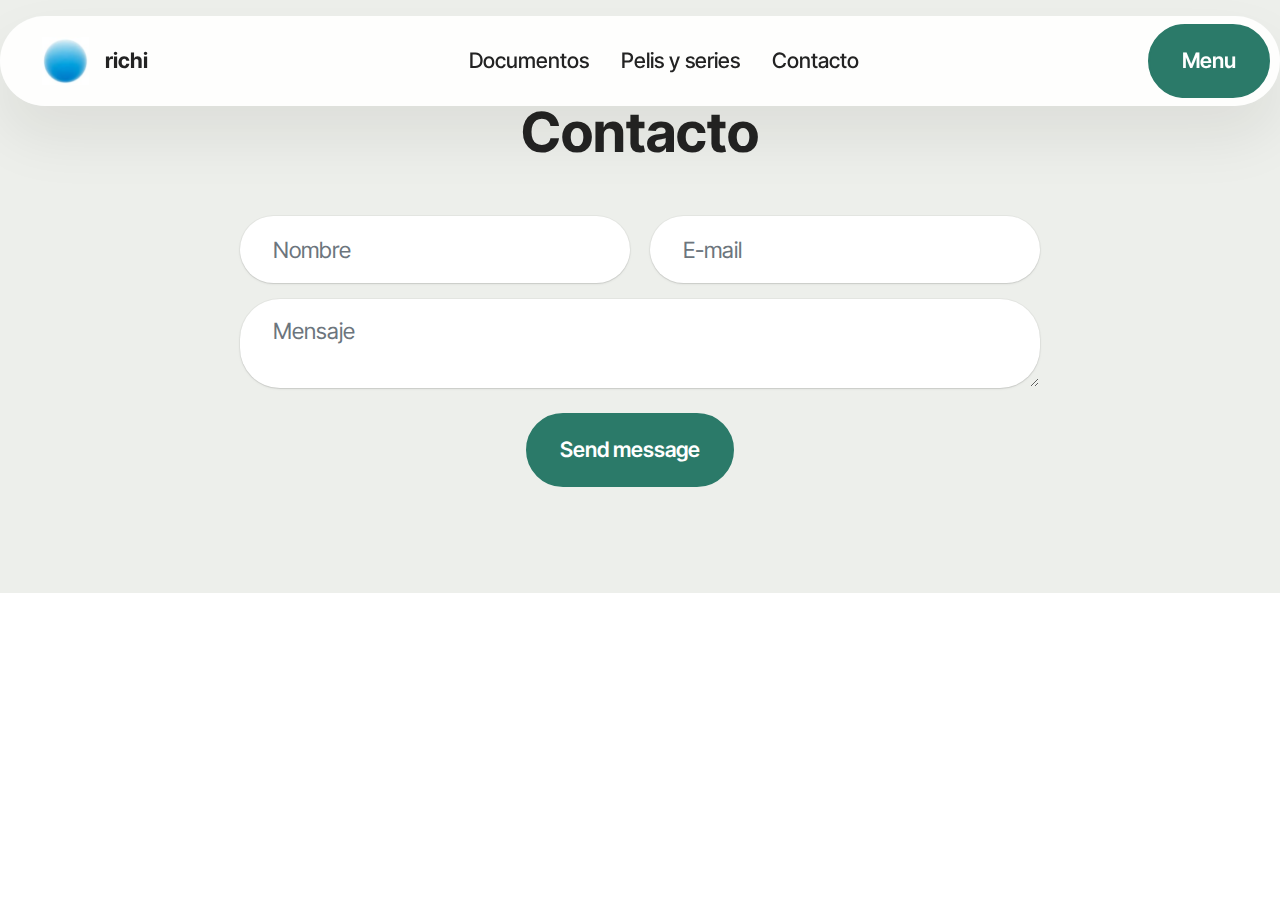
<file: contacto.html>
<!DOCTYPE html>
<html  >
<head>
  <!-- Site made with Mobirise Website Builder v6.0.6, https://mobirise.com -->
  <meta charset="UTF-8">
  <meta http-equiv="X-UA-Compatible" content="IE=edge">
  <meta name="generator" content="Mobirise v6.0.6, mobirise.com">
  <meta name="viewport" content="width=device-width, initial-scale=1, minimum-scale=1">
  <link rel="shortcut icon" href="assets/images/icono20web-app-96x97.jpg" type="image/x-icon">
  <meta name="description" content="">
  
  
  <title>Contacto</title>
  <link rel="stylesheet" href="assets/web/assets/mobirise-icons2/mobirise2.css">
  <link rel="stylesheet" href="assets/bootstrap/css/bootstrap.min.css">
  <link rel="stylesheet" href="assets/bootstrap/css/bootstrap-grid.min.css">
  <link rel="stylesheet" href="assets/bootstrap/css/bootstrap-reboot.min.css">
  <link rel="stylesheet" href="assets/animatecss/animate.css">
  <link rel="stylesheet" href="assets/dropdown/css/style.css">
  <link rel="stylesheet" href="assets/theme/css/style.css">
  <link rel="preload" href="https://fonts.googleapis.com/css?family=Inter+Tight:100,200,300,400,500,600,700,800,900,100i,200i,300i,400i,500i,600i,700i,800i,900i&display=swap" as="style" onload="this.onload=null;this.rel='stylesheet'">
  <noscript><link rel="stylesheet" href="https://fonts.googleapis.com/css?family=Inter+Tight:100,200,300,400,500,600,700,800,900,100i,200i,300i,400i,500i,600i,700i,800i,900i&display=swap"></noscript>
  <link rel="preload" as="style" href="assets/mobirise/css/mbr-additional.css?v=ZAXuOw"><link rel="stylesheet" href="assets/mobirise/css/mbr-additional.css?v=ZAXuOw" type="text/css">

  
  
  
</head>
<body>
  
  <section data-bs-version="5.1" class="menu menu2 cid-tJS6tZXiPa" once="menu" id="menu02-1v">
	

	<nav class="navbar navbar-dropdown navbar-fixed-top navbar-expand-lg">
		<div class="container">
			<div class="navbar-brand">
				<span class="navbar-logo">
					<a href="https://www.rpingarronm.com">
						<img src="assets/images/icono20web-app-96x97.jpg" alt="Mobirise Website Builder" style="height: 3rem;">
					</a>
				</span>
				<span class="navbar-caption-wrap"><a class="navbar-caption text-black text-primary display-4" href="index.html#header05-1">richi</a></span>
			</div>
			<button class="navbar-toggler" type="button" data-toggle="collapse" data-bs-toggle="collapse" data-target="#navbarSupportedContent" data-bs-target="#navbarSupportedContent" aria-controls="navbarNavAltMarkup" aria-expanded="false" aria-label="Toggle navigation">
				<div class="hamburger">
					<span></span>
					<span></span>
					<span></span>
					<span></span>
				</div>
			</button>
			<div class="collapse navbar-collapse" id="navbarSupportedContent">
				<ul class="navbar-nav nav-dropdown" data-app-modern-menu="true"><li class="nav-item">
						<a class="nav-link link text-black text-primary display-4" href="documentos.html#features020-1o">Documentos</a>
					</li>
					<li class="nav-item">
						<a class="nav-link link text-black text-primary display-4" href="peliculas-series.html#article06-1s" aria-expanded="false">Pelis y series</a>
					</li>
					<li class="nav-item">
						<a class="nav-link link text-black text-primary display-4" href="contacto.html#form02-1w">Contacto</a>
					</li></ul>
				
				<div class="navbar-buttons mbr-section-btn"><a class="btn btn-primary display-4" href="index.html#form02-6">Menu</a></div>
			</div>
		</div>
	</nav>
</section>

<section data-bs-version="5.1" class="form5 cid-uPg4wvyLZJ" id="form02-1w">
    
    
    <div class="container">
        <div class="row justify-content-center">
            <div class="col-12 content-head">
                <div class="mbr-section-head mb-5">
                    <h3 class="mbr-section-title mbr-fonts-style align-center mb-0 display-2">
                        <strong>Contacto</strong></h3>
                    
                </div>
            </div>
        </div>
        <div class="row justify-content-center">
            <div class="col-lg-8 mx-auto mbr-form" data-form-type="formoid">
                <form action="https://mobirise.eu/" method="POST" class="mbr-form form-with-styler" data-form-title="Form Name"><input type="hidden" name="email" data-form-email="true" value="4FDWQLM0WYvTPSNBQH1f/2sP4D7+uVERJR/YQxRrKrEJzrBpwHqY/PIQpL/9k78R3dAuyDhspbAHBeuk+OBbYg/zGpNwIowzKodS3Kk/IEmeE0hWxjUpjBf4JBycsEFU">
                    <div class="row">
                        <div hidden="hidden" data-form-alert="" class="alert alert-success col-12">Gracias por contactar conmigo, te contestaré lo mas rápido posible</div>
                        <div hidden="hidden" data-form-alert-danger="" class="alert alert-danger col-12">
                            Oops...! some problem!
                        </div>
                    </div>
                    <div class="dragArea row">
                        <div class="col-md col-sm-12 form-group mb-3" data-for="name">
                            <input type="text" name="name" placeholder="Nombre" data-form-field="name" class="form-control" value="" id="name-form02-1w">
                        </div>
                        <div class="col-md col-sm-12 form-group mb-3" data-for="email">
                            <input type="email" name="email" placeholder="E-mail" data-form-field="email" class="form-control" value="" id="email-form02-1w">
                        </div>
                        
                        <div class="col-12 form-group mb-3" data-for="textarea">
                            <textarea name="textarea" placeholder="Mensaje" data-form-field="textarea" class="form-control" id="textarea-form02-1w"></textarea>
                        </div>
                        <div class="col-lg-12 col-md-12 col-sm-12 align-center mbr-section-btn">
                            <button type="submit" class="btn btn-primary display-7">Send message</button>
                        </div>
                    </div>
                </form>
            </div>
        </div>
    </div>
</section><section class="display-7" style="padding: 0;align-items: center;justify-content: center;flex-wrap: wrap;    align-content: center;display: flex;position: relative;height: 4rem;"><a href="https://mobiri.se/" style="flex: 1 1;height: 4rem;position: absolute;width: 100%;z-index: 1;"><img alt="" style="height: 4rem;" src="[data-uri]"></a><p style="margin: 0;text-align: center;" class="display-7">&#8204;</p></section><script src="assets/bootstrap/js/bootstrap.bundle.min.js"></script>  <script src="assets/smoothscroll/smooth-scroll.js"></script>  <script src="assets/ytplayer/index.js"></script>  <script src="assets/dropdown/js/navbar-dropdown.js"></script>  <script src="assets/theme/js/script.js"></script>  <script src="assets/formoid/formoid.min.js"></script>  
  
  
  <input name="animation" type="hidden">
  </body>
</html>
</file>
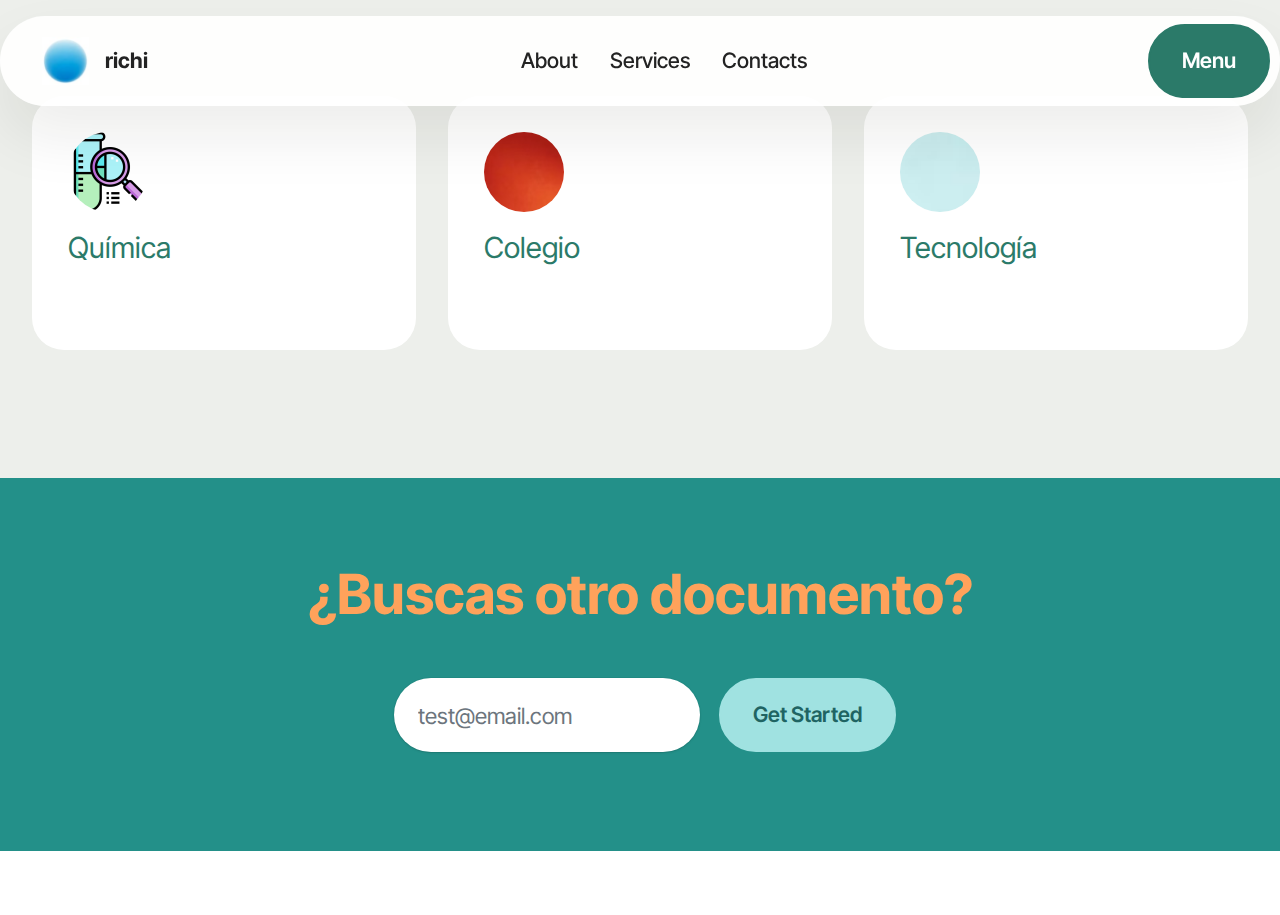
<file: documentos.html>
<!DOCTYPE html>
<html  >
<head>
  <!-- Site made with Mobirise Website Builder v6.0.6, https://mobirise.com -->
  <meta charset="UTF-8">
  <meta http-equiv="X-UA-Compatible" content="IE=edge">
  <meta name="generator" content="Mobirise v6.0.6, mobirise.com">
  <meta name="viewport" content="width=device-width, initial-scale=1, minimum-scale=1">
  <link rel="shortcut icon" href="assets/images/icono20web-app-96x97.jpg" type="image/x-icon">
  <meta name="description" content="">
  
  
  <title>documentos</title>
  <link rel="stylesheet" href="assets/web/assets/mobirise-icons2/mobirise2.css">
  <link rel="stylesheet" href="assets/bootstrap/css/bootstrap.min.css">
  <link rel="stylesheet" href="assets/bootstrap/css/bootstrap-grid.min.css">
  <link rel="stylesheet" href="assets/bootstrap/css/bootstrap-reboot.min.css">
  <link rel="stylesheet" href="assets/animatecss/animate.css">
  <link rel="stylesheet" href="assets/dropdown/css/style.css">
  <link rel="stylesheet" href="assets/theme/css/style.css">
  <link rel="preload" href="https://fonts.googleapis.com/css?family=Inter+Tight:100,200,300,400,500,600,700,800,900,100i,200i,300i,400i,500i,600i,700i,800i,900i&display=swap" as="style" onload="this.onload=null;this.rel='stylesheet'">
  <noscript><link rel="stylesheet" href="https://fonts.googleapis.com/css?family=Inter+Tight:100,200,300,400,500,600,700,800,900,100i,200i,300i,400i,500i,600i,700i,800i,900i&display=swap"></noscript>
  <link rel="preload" as="style" href="assets/mobirise/css/mbr-additional.css?v=CQME7W"><link rel="stylesheet" href="assets/mobirise/css/mbr-additional.css?v=CQME7W" type="text/css">

  
  
  
</head>
<body>
  
  <section data-bs-version="5.1" class="menu menu2 cid-tJS6tZXiPa" once="menu" id="menu02-1n">
	

	<nav class="navbar navbar-dropdown navbar-fixed-top navbar-expand-lg">
		<div class="container">
			<div class="navbar-brand">
				<span class="navbar-logo">
					<a href="https://www.rpingarronm.com">
						<img src="assets/images/icono20web-app-96x97.jpg" alt="Mobirise Website Builder" style="height: 3rem;">
					</a>
				</span>
				<span class="navbar-caption-wrap"><a class="navbar-caption text-black text-primary display-4" href="index.html#header05-1">richi</a></span>
			</div>
			<button class="navbar-toggler" type="button" data-toggle="collapse" data-bs-toggle="collapse" data-target="#navbarSupportedContent" data-bs-target="#navbarSupportedContent" aria-controls="navbarNavAltMarkup" aria-expanded="false" aria-label="Toggle navigation">
				<div class="hamburger">
					<span></span>
					<span></span>
					<span></span>
					<span></span>
				</div>
			</button>
			<div class="collapse navbar-collapse" id="navbarSupportedContent">
				<ul class="navbar-nav nav-dropdown" data-app-modern-menu="true"><li class="nav-item">
						<a class="nav-link link text-black text-primary display-4" href="index.html#header01-7">About</a>
					</li>
					<li class="nav-item">
						<a class="nav-link link text-black text-primary display-4" href="index.html#features04-w" aria-expanded="false">Services</a>
					</li>
					<li class="nav-item">
						<a class="nav-link link text-black text-primary display-4" href="index.html#contacts02-9">Contacts</a>
					</li></ul>
				
				<div class="navbar-buttons mbr-section-btn"><a class="btn btn-primary display-4" href="index.html#form02-6">Menu</a></div>
			</div>
		</div>
	</nav>
</section>

<section data-bs-version="5.1" class="start features20 cid-uPfR557EeB" id="features020-1o">
	

	
	
	<div class="container">
		
		<div class="row">
			<div class="item features-without-image col-12 col-md-6 col-lg-4 item-mb">
				<div class="item-wrapper">
					<div class="card-box align-left">
						<div class="img-wrapper mb-3">
							<img src="assets/images/experimentos-2-160x160.png" alt="">
						</div>
						<h5 class="card-title mbr-fonts-style display-5"><strong><a href="https://www.protectedtext.com/experimentosdequimica" class="text-primary" target="_blank">Química</a></strong></h5>
						<p class="card-text mbr-fonts-style display-7">&nbsp;</p>
					</div>
				</div>
			</div>
			<div class="item features-without-image col-12 col-md-6 col-lg-4 item-mb">
				<div class="item-wrapper">
					<div class="card-box align-left">
						<div class="img-wrapper mb-3">
							<img src="assets/images/shop2.jpeg" alt="">
						</div>
						<h5 class="card-title mbr-fonts-style display-5">
							<strong><a href="https://www.protectedtext.com/documentoscolegio" class="text-primary" target="_blank">Colegio</a></strong></h5>
						<p class="card-text mbr-fonts-style display-7">&nbsp;</p>
					</div>
				</div>
			</div>
			<div class="item features-without-image col-12 col-md-6 col-lg-4 item-mb">
				<div class="item-wrapper">
					<div class="card-box align-left">
						<div class="img-wrapper mb-3">
							<img src="assets/images/shop3.jpeg" alt="">
						</div>
						<h5 class="card-title mbr-fonts-style display-5">
							<strong><a href="https://www.protectedtext.com/documentostecnologia" class="text-primary" target="_blank">Tecnología</a></strong></h5>
						<p class="card-text mbr-fonts-style display-7">&nbsp;</p>
					</div>
				</div>
			</div>
		</div>
	</div>
</section>

<section data-bs-version="5.1" class="form1 cid-uPfRbKcHeQ" id="form01-1p">
	

	

	<div class="container">
		<div class="row content-wrapper justify-content-center">
			<div class="col-lg-7 mbr-form">
				<div class="col-lg-12 col-md-12 col-sm-12">
					<h5 class="mbr-section-title mbr-fonts-style mb-5 display-2"><strong>¿Buscas otro documento?</strong></h5>
				</div>

				<div class="text-wrapper align-left" data-form-type="formoid">
					<!--Formbuilder Form-->
					<form action="https://mobirise.eu/" method="POST" class="mbr-form form-with-styler" data-form-title="Form Name"><input type="hidden" name="email" data-form-email="true" value="tkjIe99Q+Zw+0sXC80Po07aqOPCxG6NcVxP9+Vkq26w+x2cmDe8njgSmv3Pn+nmgWvXFHU02yShkmbe8lgtML69GS1fd/kYhpY9tGSvlpT6g/0ZuuVZUSNfOkYRYF1Ih">
						<div class="row">
							<div hidden="hidden" data-form-alert="" class="alert alert-success col-12">Thanks for filling out the form!</div>
							<div hidden="hidden" data-form-alert-danger="" class="alert alert-danger col-12">
								Oops...! some problem!
							</div>
						</div>
						<div class="dragArea row">
							<div data-for="email" class="col-lg-6 col-md-6 col-sm-12 form-group">
								<input type="email" name="email" placeholder="test@email.com" data-form-field="email" class="form-control display-7" value="" id="email-form01-1p">
							</div>
							<div class="col-auto mbr-section-btn"><button type="submit" class="w-100 w-100 w-100 w-100 w-100 w-100 btn btn-warning display-7">Get Started</button></div>
						</div>
					</form>
					<!--Formbuilder Form-->
				</div>
			</div>
		</div>
	</div>
</section><section class="display-7" style="padding: 0;align-items: center;justify-content: center;flex-wrap: wrap;    align-content: center;display: flex;position: relative;height: 4rem;"><a href="https://mobiri.se/" style="flex: 1 1;height: 4rem;position: absolute;width: 100%;z-index: 1;"><img alt="" style="height: 4rem;" src="[data-uri]"></a><p style="margin: 0;text-align: center;" class="display-7">&#8204;</p><a style="z-index:1" href="https://mobirise.com/drag-drop-website-builder.html">Drag and Drop Website Builder</a></section><script src="assets/bootstrap/js/bootstrap.bundle.min.js"></script>  <script src="assets/smoothscroll/smooth-scroll.js"></script>  <script src="assets/ytplayer/index.js"></script>  <script src="assets/dropdown/js/navbar-dropdown.js"></script>  <script src="assets/theme/js/script.js"></script>  <script src="assets/formoid/formoid.min.js"></script>  
  
  
  <input name="animation" type="hidden">
  </body>
</html>
</file>
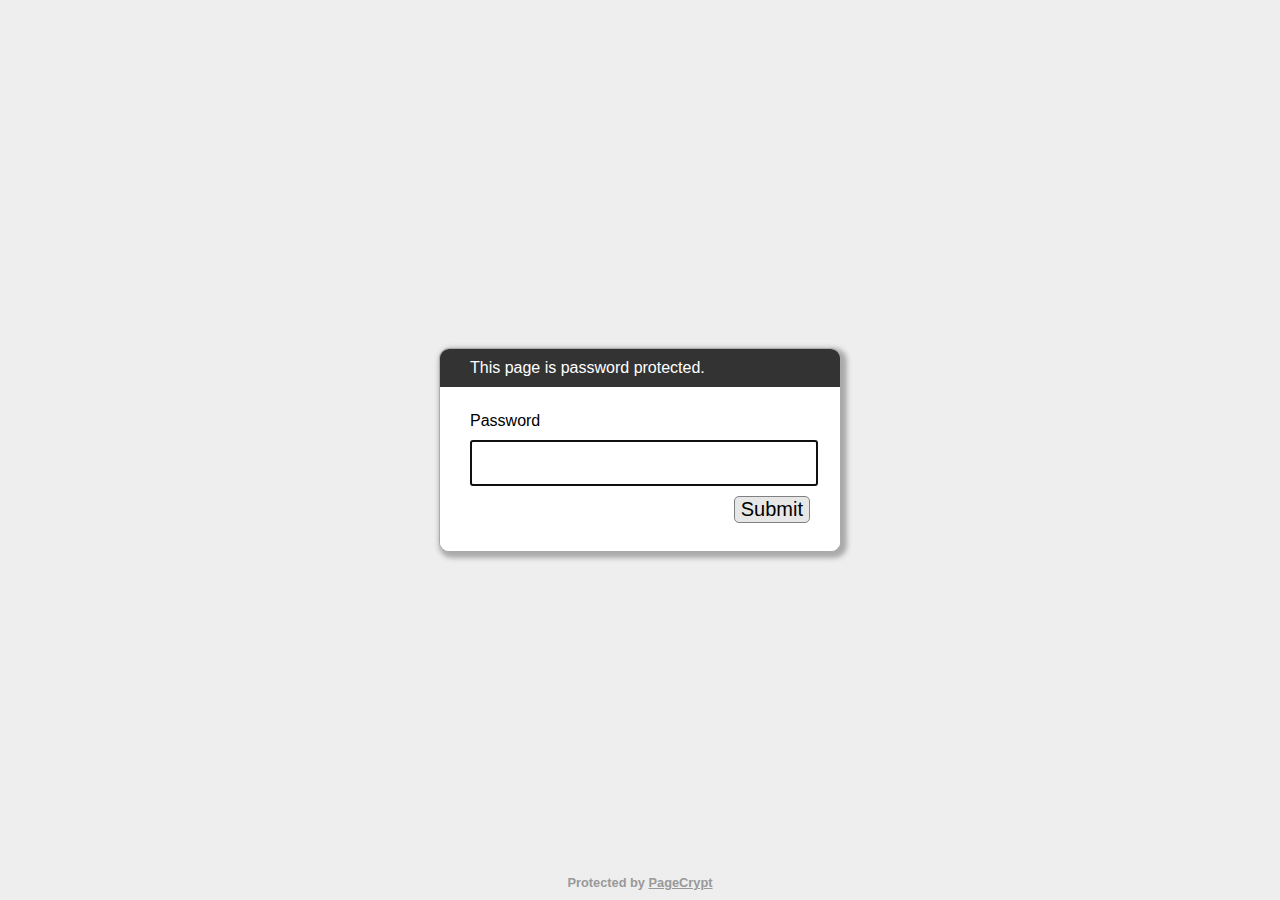
<file: index-protected.html>
﻿<!DOCTYPE html>
<html lang="en">
  <head>
    <meta charset="utf-8">
    <meta name="viewport" content="width=device-width, initial-scale=1">
    <meta name="robots" content="noindex, nofollow">
    <title>Password Protected Page</title>
    <style>
        html, body {
            margin: 0;
            width: 100%;
            height: 100%;
            font-family: Arial, Helvetica, sans-serif;
        }
        #dialogText {
            color: white;
            background-color: #333333;
        }
        
        #dialogWrap {
            position: absolute;
            top: 0;
            left: 0;
            width: 100%;
            height: 100%;
            display: table;
            background-color: #EEEEEE;
        }
        
        #dialogWrapCell {
            display: table-cell;
            text-align: center;
            vertical-align: middle;
        }
        
        #mainDialog {
            max-width: 400px;
            margin: 5px;
            border: solid #AAAAAA 1px;
            border-radius: 10px;
            box-shadow: 3px 3px 5px 3px #AAAAAA;
            margin-left: auto;
            margin-right: auto;
            background-color: #FFFFFF;
            overflow: hidden;
            text-align: left;
        }
        #mainDialog > * {
            padding: 10px 30px;
        }
        #passArea {
            padding: 20px 30px;
            background-color: white;
        }
        #passArea > * {
            margin: 5px auto;
        }
        #pass {
            width: 100%;
            height: 40px;
            font-size: 30px;
        }
        
        #messageWrapper {
            float: left;
            vertical-align: middle;
            line-height: 30px;
        }
        
        .notifyText {
            display: none;
        }
        
        #invalidPass {
            color: red;
        }
        
        #success {
            color: green;
        }
        
        #submitPass {
            font-size: 20px;
            border-radius: 5px;
            background-color: #E7E7E7;
            border: solid gray 1px;
            float: right;
            cursor: pointer;
        }
        #contentFrame {
            position: absolute;
            top: 0;
            left: 0;
            width: 100%;
            height: 100%;
        }
        #attribution {
            position: absolute;
            bottom: 0;
            left: 0;
            right: 0;
            text-align: center;
            padding: 10px;
            font-weight: bold;
            font-size: 0.8em;
        }
        #attribution, #attribution a {
            color: #999;
        }
        .error {
            display: none;
            color: red;
        }
    </style>
  </head>
  <body>
    <iframe id="contentFrame" frameBorder="0" allowfullscreen></iframe>
    <div id="dialogWrap">
        <div id="dialogWrapCell">
            <div id="mainDialog">
                <div id="dialogText">This page is password protected.</div>
                <div id="passArea">
                    <p id="passwordPrompt">Password</p>
                    <input id="pass" type="password" name="pass" autofocus>
                    <div>
                        <span id="messageWrapper">
                            <span id="invalidPass" class="error">Sorry, please try again.</span>
                            <span id="trycatcherror" class="error">Sorry, something went wrong.</span>
                            <span id="success" class="notifyText">Success!</span>
                            &nbsp;
                        </span>
                        <button id="submitPass" type="button">Submit</button>
                        <div style="clear: both;"></div>
                    </div>
                </div>
                <div id="securecontext" class="error">
                    <p>
                        Sorry, but password protection only works over a secure connection. Please load this page via HTTPS.
                    </p>
                </div>
                <div id="nocrypto" class="error">
                    <p>
                        Your web browser appears to be outdated. Please visit this page using a modern browser.
                    </p>
                </div>
            </div>
        </div>
    </div>
    <div id="attribution">
        Protected by <a href="https://www.maxlaumeister.com/pagecrypt/">PageCrypt</a>
    </div>
    <script>
    (function() {

        var pl = "Y+vIVE0CjatsAZ2J3ZNvRRdna/gFB/2chphiWssENGQN8upjkOQQSPAqGUqvLDtLXE44bgH0/WUtZERYEOss+EaVXmno4RJk9Q8qPN3njTIT7SdchOAD5SozqJJEII/eKVaQswlEqDq8PrpGyI1k8lu+hizqXSuIXFwoIN/9AOxqEyJpXMCnuYlJQAVUB94SVkrCFzuBKfiGCTK+fUTz6NXpro+NPWLfiZCwYVMN6Hi3vBh0Iky+/jJ7zcgKywVYHx2TLgiHKbSKdXxk7v3kXA8hhP1QYYdnVa3hYuZbKSdnCWRJVSb8xmq7wATn2zCoxzinSqDySztHXlrZywaMXqWS1kKDFVmbP9zK1BlwhR9kWLnxbo9IXqhPBuYH+l2FwY3Rr/KFJiNd3FG3Aif+fGGEEEbZtpN+ucuyWQqBzbvtFM325eXGqXxG5r+LHiqKyPzaCy/kPwG9Vl50vaq5O6kFJrpkTFubg5Ir5wy1tqX1+elTc/68F4yJeU0sIG/9GgBtviL0kTx8pv/lWabuzJ1uU7C850vgdjHuadVspVjbmcmOe2w6n+fkP7/vbzPHMluhgGcoG9yvYwpJK61quk5OF0veFPueLx6fjKv9J5r30101vhbXBL0d1AVYR2sfRObEINXkhBGadXtyspikkFweh4jvutY//D/ACqngM8tK/YvJyr1QgU3tyVC3qPyt1Wix/C5li0fGuWjMVMCh7NXYTR6xvB9Qc4W8E2lRaBCw1qEQkC89I8Ke19iKGl4dZAr9OMM6SB3QQwCZutduu4DpF+9zCfryjVV7pYIxIvkNzThM2eZi3+ZrTxfCeUFjN5xea54yWdBrEqkxj7bD7uIyH0pRTxt4Dsx7E9kow/Z+XPBHiokKULUjXP06sSiwayKQoulNHszhwrhj6cXUCtKVBso89GFxGztxMcD2uEIX5EZxOhRZ0opkOJ8Iacyr+UYkLdLLn89HeqYrrkkmtydyRIjiQDOSw+4j3UffSWmeZy0kzmQWN93+gnAOtD1EmQvd5Ln/vGEM4yJIClFBq0PShGFAY2govqUsF7fOHfuW4eeK/AutzWndKR/[base64]/Rlw8WbpKPpRH6Wl04xFJycgWIX4SYePJv/sbBY4doF5Dcx6aW1ELVpigUSOgOqIPCabQ9dZrYOkSaWXHgdUWLsJYSabH+t9Y/kEimJppWFVcZmXC8LaQ3am2ZWCXl1RJbshYxECRxYCoeN9pzG3HuuW6jhDU4/jBdLzwrdSFblM2jAySfLm4W9zRKc5TG1ZmtJ9jePM4BydiG8Bp7onbY+Er7UZu0anGtCtdehGZZrk3UpeEg0fvji9k2yd30MUDkSliYmO6CHYZfyNE9hTtSG+cjrofq/hOn0SzXFrS7RX+u87Z5StGmFv6TTf3VfHT617juqJD6hAaPPUmSH13zrISGqLk8/YGx58GWcdlOYmDB98jgw1joapd9TtiWqceiur5lgwP/E9tGhYVlB0cIlekxUcznOH2TTS8xqyMjJQ/uk9M9Z38/NcSa+AGH5FWEnJQnTlO2QERmgVlZyjTZzbGJSAVsKrntlv1YAlv8pcmiPfuTOHzZdZIJBJc3TWsyiS7HPtxvlnRjl/HhF0psc9vuqgs/0sJPacYNQY1Btc+RF2PHx0WcZPH3CExuUKJUhqbrLZgFJY0/[base64]/[base64]/moezweMmzcmBIjn9GNlVd9YcBSxrrgpIR47ieAEe+UDt1SyCVtdtUzThjUIS5UVOCUUmjKDCZJE2CC0cVKTIo1zfN8Vl7bimVjjKHqo+Q/aL1WLDJeoasKwi9aGdy+HTDYT02gzuM1dl9S2/52nRk1mBLeBhROizF3TUr7WzDIjBLTIsYKmhefj1KU1ek5So+RCypyb7xg1+nPLV1BP3y6gvDkBwUHNOY+3VdcIt278hlPu2Fie+PxrDogHMBVB2c//sAKq3IfKyp+LlV6G3DrENHp4RZmHxWk6PqYHTjDYp7Cd28RLhgZaVQy0zMYBHbHW/QlxFA1KuD96uBlRCJXwMKyfXGxKUf2UslP2j/SaTAZws19a4LJg0nZm0FtrEF4JlIqzuh1WzpADsgTxezfBuvi2rTGXnvd/JeTuKApLoX6XtFedG7Hd78uqu53QlsLjRdb+d9PKXL0UcgTgcaUdSIt6j+MolOiq17x0w0TqhD38AWXgNlSU02QdfLSO7pGYJKSJixHCVCk4JPR6Mab0k4pfXc8v2Ny8QSmphap521ldS5e0cBqF4FI6tZeMRqcwN3z6q/sl5jGJdxGazBxgffxF3M9WAKMDrTs/7a+1ZLaAZGOm/tn/Wzqx/q4yDvyTCRUtEnDvIgqtrWv3Ps5SfINFNpA26NZfImEl6hotjpuaIjIbEdZN1FqYp/pZR7KAsPdg2PJgoFJ0lJh9YnNssAyIyQhYTayLQ0HPtntRBNhOwtpcHrNQBhNb3v66xZzu4ac0iRKKSu+m1tZTjZ7jZWmj6dKbDVKG3Q4tI3YsOx7K3XTJE06OceSDFwERNLA/NFXoFXXtpylMG8yzw/9AR8zRZgMhNEk1tXOjGmx+GWziqzG82MKLUWbND9WsDLAaUwyKwBtkrWJupswfd5ykClg/P/xXtA2bah7fr5BwbjgrYXK+0PfgfhY/kq+d7WFN/f6ngyyGC4nFgR7zEgQlyi7LM+56/[base64]/tjIh+Sf4nLLrvSessx8aNa/dCG4yTIiXnTMj3UUlXZM+Aua8yipWvJREaufzF3qb5VBJVVsqM1v8tu3JiwNNeC3odLv63S+FQfvAomNi7w/2XHp7Lu2GAuwlT8ESwQhk0SMHHm240Vpsr0EOluH5KMCKqMZDuhq6IFbF+GIJUlw6pBoIoDBrc2eCSgdxZ/HBOMTP9xVgA4eJeO6klL0oR+Pmlz6Ctzq94iI+jruaNV8HGSbrE72aCrLmMfolzxYbu4aotBIr3239X+CeAzyPFbySmduVky/pV4PRwbN6Dw0LrKygWEqkOQAyozC+Tr+34FE6/NLi03YALgdd74foksymsyZZMN2TES+ZHNmFB+PcQT71vZf45NfHmbtCyRQCpXYCOsFkFkKA35CiGWEIo+KRf8bBMATUX/65jtvwTVbSThV1ll7bi5xVpd0KN7TBf1NMwgwOubmVmUE1jz1bC6LqJlb9CO+X7SWKV5nLi6/KrQwsfhGULrs00QqXft/RQIoLCwin/pKuj77+uH/f7sGqJloMNAM843OSDwpwKXEn8B9PO5J+tgzsbe2zlngzWU0aaL4X5Xn/CPgrJGlT8DSacr2JDs4j6bZ0CuaSHCYMVHtwIUeoCEflT4/9xJW7FloHitkXF2TdRiNGCXNwvbu5Gbh5QDCJD/vK1PWkX30IDEFEzy+/LKNKifduSWOyZJ6jbamjO57cVs42Ys+0OOMpRxwnhqGzrTe7mCc0AELBtCAsowbksDJAk7glZYHsP+MWfwnGLsMSM+O/XLFxaQgHcoTQTV/3QEayhCU0ggbyPSFRgp3Z8SSiYOL9C68oM3h805IR/mw8r8dCiO6o63mkGYJqlgpDIdAum3zQN3hb9CsDSU1uEYen+tzOPXgnROWsMqkbZodfNblHcQcdcNV7yTfRhklZxx+sEhESgvZnyuwF7CdYPUmqWVN0mBDfrMjDl7gQD9k8l98HWoBfm/92lVeP+Xo2KPKMvXPQUqfQBzHeOw56iDa0f+N9nDmX7ji+0xjN/72JVCnYY6vHfNa5L+noKyBxpIzUuU11e0lOq6HMen/7R64H4wGJDG7vTzbytqCvCx3BOwA4kR0TxyMnGMlmIb31RC5LNBsWGJ93KZ0zsp7viUs7WVV4vos+AyxRVpqFuZYlcARVx47vnvxuCEkJIqwNslgyOgwsfswmP2GRCivrR11sGtcDoibzcix0olJIm/wBFt/7duAHM2XN9VQh63JpevLFUmio/+PesUNewzMB+RrCHTXcY+EeFTnchPt5eHs6sYAxbBXvwNDaFNTN9zTE5LsbobIb01+MYEt9eqqNuBWtQuMWbW+18jS/75Za++YPiwCG9XZ/yCAv73bgdu5FOhXFtl8ha36x5sfFG444ueXENCYGfup+qrcmWUOxBmL5KluhMqoyj1xPlPPc/lV9ZNJT4KQo3XBZKApufiG1Me7VJHNaqcA0WSxk+9kzi3rDf5cRPgaRHtZrmUN2ZhoTTV06/qsXZbJ/pRTMbw/yBzGLJE2MDUzy/J7MoqTn8Xm2Qxb6S0h5WJKY0Devf0p/oNNZftWpLYfyI3T1vvQNoHDUL0fZF4Xy+gdQjrCFXSNqGIMFY2mvadpfHltCxtaFLkcNZUIJSHzH2m14phEbVyt6ZTZM/bNLGEPh3XDcfw2KFg7nZLw+ZRL/YKQYgLzlvoiPNNTO6ksH++6rsdnEksY54pb8a203fuaviqJ1Co0+WJJRBxKI8Li7T9mzbIRDcptdlE61Uc9JUTb6t0r7tVZIY3Iv1wN7uNDZp13hCWHUKbnTD85XQLZcdC9LQAZEPaoaERXhfvnV225kGuQGCMiWQWQTtd60NmsXJ/xQcHQDYe+jp9wB1quYKl/BYOqRNw0on1om0wweCKjOEHk0m1lruuBchI2I/4ZOfcX1bgdQjhLCPz+ZJjxu1aX8t8quLbJwt7ZVkT6o/sWHoxhi6GhvYNmk4LNbZlNe1tGtYKnKl0+TjxkVPi4FSxv7olpu0RofEb0RI1+HuXx1lFVrfSoZCcXkOwb0Vwr7fUX++Yxu3bJO1uBfeL4cnWuom/N2+3CGpe1oLUvXkPGflDnQEENV9Eo9Mo7lsysz3xQpRvIUOXOqa0qviunKq38xBA7Boaub/wn4LreOOhhhv+sjm+a8rkxDHr8+VbrpoLVX19UvwHuwXIQHbCaLjg6DLpohvYm4XfQpmCvZWuh5/MD9zEBQrLI+KWyg3Af+Z+jOvtRKf9OKJtjn5jSMePuNPgFYzibPnBtG+gKLGZolh3Cwz4ID1CufXgDSYiDCWpFLZziB1kpSYdK4DrhpspjayL/imq7htgHb/[base64]/29+5GTV/YR2W62qv36ejv0iJ/rONVIOy28DHlZBqAS15ktHPl9pqLZ2tIdR6SIxocs0NSdS/zsLq3aTxiUFFvuUbGXoPc8gXYDe85JfKXj2OvNbOMMb/VC702on9R+jHU0i+v6LeLnikiUJLDrPmY4+3X9RronbH7frTGWaESAK5Tlcy6NOZ/AP/5uasT3eR8ctyHKvTFnG5Gp2aZaH6aq1K0jJ1F5GOIamLiBCt5mbnITtsw7uQyRQ8u+LeWnTvwDs6w3HuvIjd2VOT+/5QEtTtYkJCzWoJxH1cstXn9eOvVux0bGPmzMfETv7SB6GSzI7YjCH3VYsmH9vfBQ30CbAuS9Vp+ynGMNjj4yV/5wtKnb7UbmhtxEi2ePwJaBZcFZISd8MgpEvTDAT6Wa8XyVQ6P5+LVM1S2T7q9qAU7PO5cSq/VUeNOpqoCmm4KN35SJYKmqOP/[base64]/2j41TgFei7MgGlVSS13Ve16X4wA2TKQwB0dw35NQ/W2VUmSq1Xs7rc6q5sZQ544VabK8gsZYN/sYqxghnAuorX2yrqIQew1nejC1OdzYWd2xQZjxb7scMkdN/pJOYTX9cwsixXsiTGSefJx5+aVtZASBx0MQlT/8ctoOKqPUVRhtOJjcSR8ppDuz8v1f3oslw6yxMdHqOLBC4/6H8IVT4hOJoV3pRQlEWniEwcWwTkA+7m6fMiCNa2bU3xTaNwcUiPrqIiNvdxNT1nymNk+cZfLSXK2FRBMiCcIHOHYlCYg+DqRfQqY8HULxMsaRRRJVatO4I1PBBfgpWiygmR6krIP9i0AKaoSiqjZxxcfhW7/+z52AQNYuWU+ad3XvsZpjjTpVI4pI6lH/m/hZzEmqO+HA7hvAZvO3p5cwwN7SN9BKH2TwSVGJzcXIRiiMzD09IQKh9stMTeuueq312rWNnBzSX7YNaOqL6kxWQClOXe4Tl2Qvz+rNgwVndiq1KXdl3L3m15qYSnyA1UozycQXVTGLLsHT7QdUuxx6x3/MvpoK+V6lHMin5zc8zufDUTZI9ggK1Wm6u1U/mTlMah39vp5Fjiy9sM5npSPKK8QyVUU4dfOngWBy8FQCXIpDdewKsEpMRYhUzvOXdE8PNvIYoS6Sq//FuYFGEQ6TCi18WEdu100PYO0bIaB/StfYaBii58Ys3CEfqXN0kJ1Ibysmkr7PXFgX5a6jK6Kt5LrqMX0LGo9O3vpBK+jIZ8Fkgv25Y4F4tXJE66hAJ9uuyi4dZexTjacV3BCp6uTIVVUM1J1cc+cUq1LVV1oG7PX0HkAitDex6sZhGwyl3CD29gyHwXOVaay4bIL9lFMvYp/6GYFw0z9ihvfhxHTBu8/4XMSTONky/UYnOx2VqriAY+Xr7jFMeXwy3zaaaX29DoTV3Sj/KOZ3EdlMmA1hqoRnU3GeWGACt4y6XP3xl/0RTfNHZVS+ZG24BSQgY6Pr2xwKtRL+9ZpSJukQAD4976fB09zy8b5fvWxYVp1EvGNs0GrU5Rz16g2vh5E2aPl+ULaGH13lslaPLS+EDYLyz2gMLBSkZb0jfIG/up6Po3Ix0BqqS9XLI7JwamcLxoQAeVC1JuRLA//Zhn4JnBR1xbmkVPAKh2EyTIx5UM3yLH/8y9j1bZeLBaSkZ1mFAN7XKzdls+VPwnSjoOanQBWpLNCxAGDY5oHMU/KUGj09hs3E7JGxJPPY+vdD0nMlCi29tLQURoeCCfYAQlhDRWkHvoungXk8Es5sgmIDPwTs+QH/qJzeh64P/6M0+uCndv8gX1wKof1vPUu9mCxlPZ2rgLxf7SBoFDKesi3Oh3JppwZbpYWKSftftOXBMknwRI5sE/[base64]/A+qtiEKQP1EUsq9NR0D47g4TaqUaqRsCHTR5CLcGDguz5yMuIoMRvu5J5d6NUg5I2l5cCLeXgdkoEo7LPGi8eDiViLivaHhOf01utZ8j2jw71fpk9e/STauQRBGBmcpncDJWo0hoXcOQPJtLnqnMDzqHtlG6ZU1CLimEQudF5Ny5503ttl75EkY564l0EM/+muyvPnvl+jy5HaBR1wkjCQJ6Yj7IVgMvKneZk4YiTkLpon8/9J7pD/4NcIKT3LneQsKBGDyMLvuaACdzv6F0acVh4t5o08DIb1wYNS55Fb91TITDzXjyb3/kdtK25rvGmxiWWixuKQAFf24DVD4EevInJE8YULqGZ+uE9G5VqdaxUD7DGSKH9YVjxhiMYCLwveZGhhQZ/WYYlENj/h7IebiRWbsv203xrtWOgAxOvguYMbGoWuqQbcRlOvSAqSAiZ8LJbGrLsYed3/Ef20kkX2ZDparSUMsmPIVbgeEaU/Kj+KXW5sjvVPwK4D28oLQngAG88pNe6zYZ6yVnWA3npxiuYIXvRVLzBIrAbOPy4z0t2pziXrJNFvIrqac0oR+3gfZmSqoXRgnxTOktjCIGcr/8cxXqYlNj4KtIf7PZI21sbDIeGV0jR+vKu1QR7mMB9LW45y1pPTCERqutlUzDKar2WQENNlR3uKaWRdUpntmmeyOAOas2tZ8NGot+zTmQV+/fllm5FsCX2swI1RfZsJzHbR3Zl9hRP26d6B+CuOkwHUtOC5aj20WEHESHWtj8RpNFBPO27PRcp39d4/rDyc3ZFYNDPeyBUptvqsMo1hMieVM63aU04xMHgxx5NCLZzVIREly73MTQ7VWvXyX9OBQYrXoZDxUqNL6QpspDqOQhdeWguRrcMCYaejAqx6a0oWqiqXkjWV8BOf4SJCRIEFGSEZPlIQdJRopenuQovi0M/RtbhKN71K2vs4LbWBSfOQabfF1GJYGKoK/6ceYhtm6fp73zF3KddSE6fwAWBOjVJ9Yvi8m/XqK5QUGR6QToNf8DiG0mlyd4zFBFQJvA3gvhG32YyTL5EkrUJTlGCbNWpBkQKmaGn/JE+KEW45fruDqBvJFSsPaa3L3GnzCyxqb9BBrz2lZE52vU6pmP05z00Gd1/BreWImsfr9zS9cUqjk7TVbrsvt0S/vWD7NkgYAObkDrUQRqjRlX/wP3d2jIhXY6svoM5g9v+uOBBne8fjYukYlbCqkx7Rl8HMm3fTBpiuPJV1cRsGyTP1AHTWik9i+VLmd9RmrfrFmqFviferahm6LP3ntNCYvxLQbms5/NFnn2q28e8c2xIdx1+/FPrlqPT2euY/YGlEPCHCNsxl5E2DGxGVlrMrRYr4UCblIcTAHZeSqlCh2+GSVjaLXxigiRa58PCoJHOO2kZNjQFGD5p9I7orjnhyRwPH8XH5E++NuioaHCR20r6b/ByMQs60O40HWUjq7zhBoDTLDqaTl1w0msk3YDtE4OXq//bZLBlBEg7oqU7qIFd6J5TDFCW+VgNc/pi/YM1+4N/CKTNlNpKDeNpI5CHmzeqqqswZV/juhSBfy9aHP70ooJ9gy6Olh/jtzP0TIBMjUQPpXV69NSRzTYpk6NbHtuR3DFhEeeG5Q0Xb4jOZC+dnJya18pfianhLxTHrsPb5EKk4uEVO++xEilLBGLcrbwB2L2tyrZvHSpLAPNYG0mHN0eEdY9N29Tsa4XGrskwBZiiEL+CfsRsq4vL/wIHnlq62glzjuzwbwBsT9QpJChAAOQVTHx6CmRI7NX7vqnomAj4sjYV0xeGoBMN/wTGWL4xxdwvOaPbYxvsWDjXnLkihjd9+IEb3TuMnvFClECF8Gf/uubdeje637/GLSDiW1IQBcc3JG14c5ZjySW7iCGscZjWU9f789MKLcm9CpzBmd1/vAHGa1v1/5F9EEVc+t8+a2C/jqIZ2NyNiPbiIazTMd4lpVAZfHtMOlxrwzakIKgzO1YyuROz/ACHEmVbjdeeOkss3feOVAql+BQCKXSu1hYR3yiA9NJ8vbvNzmMDQVaRusmpWebeOi7AgBr9uoKZMDtFFM8z9ImUKuyn2tgv2ODq+0UNABLrAufMUJ5MYk/mo+iuEVThV7LK0XEnq5X7nQdVioMd4NgmkeV8OpI/L4joWJ4eJCmXJ4QQ62m5Jj7AqM88rIBH6oN+2ubroVkYllwNZY5qhkCT0F9w6oYV3jKT1ji5bzT/B1j7bZu8jr/T6ZNHtWQYvPHNFy85NeiIcLSXyoD4rPVvqmZNGS6G7VflLZ9v3iDnusqdokzy3uEuCLnk47b63BuJWc56Pl/hUER8GzxcenGqPplXWRoUgT5fAuBQtLDLcX4yxlMaLVxUzFjs+Smurf1aeivZrY6Dfexqwx4s3bNVyyQO4Qw4XT8eXDQvJABD+kdMBzgaLo+hI/5xnCX3/HTcgx8nEJwf7qYpyaNFAoAyL/WV0VKB2y4rP/KxYblCcOCDgagf7F9ZoyrydEv6p4maLAvrsb/t9ZLQjK1i8v1nyK1p37EmII7Ci51kJs9D7rA5TStIcqRvQsxmET5xtX0QhTH18urXskFfagj2XLTtWx1/vskdx8EHkXYCFmH/pyBin6RDMq7C0V99xtsmQGenrCj8KPlpohd5oPce5BzuDoHA3H7tPCeE2kDv9fj00XkTgZKUSKvr3GwBjs6TKeq6DX42DHAQDS6ygca2TkD9b8q9TdATS3kmFm9Tkb0ABM1Ic+1Y3nhLWms08F4VvWzyk/6u5xuzMMoOeJD3vqOKYwP5oSSQ67yZk82Qz7Ha4xYMiPLhy6vKXJ74NG8SjLo81heDHzQ9nLfYMHDNkBL+j1DoJ0FYgrMjiusK2FPEd8lSvJWBxQ249Qdr+v3yoQpEKDo0OY8f42YpneB6QnAp/I36/[base64]/IZFdwaYpMWec3lMU8w4mXT/w16v5I3A79+zUURSgIw1HQOKJ+MsexAAZ292pNSmGNsBYSoOVDJw6Mu9sYBhpMXi3NAElO6DX1yGlBfI4ngFv+0cDf2plN90w2C2IVhVgrb6ZWvwpWI3Cxi7VLEKQ/KSAnP2lgK+OjckbbHMYEfFMYlb0MDe3FudaIvgVIQhgY/DSrn9WEOhftAGj8j0q0tyz2smzZG9X1G7uMmpqoVaBErQf+3AYLO285g9Mqgj9Pyo67PsgHN4m0kcUeu4DTEJO48nzQT++utPKz/pvHN/I7ue1Cg6DsCy5OVipsNiQntfarZQMYy3ze9/tsbUWsMY0586IZReD0q3sr8zjvlpWrbhPnm6QAzwj/vTyrrotVWnJGdjqEctmT2D6ghTEerTmg8ECFCKuRYkcFzeL7tkH4GkqmfhquQEXHu37SJfhP7qUCCxgAJ7umFHO+RRud7Im5adrfIBp8dM2VItotgZH8asFH9czK06M4DgxU1b5Kv+2fIPp6caeijYxqwaNZ09VK+iOJfjOB064oecRH0/7fJIzDmi812PBPBxlQd93gJ/arhElEZzfpm8VVQ+jodukXeLPiLKjFqGjVqFHJHnERVKpjDY2Ob5fSZcmiVqNYWbECWKtsGmyXqlMXrHS4qzbChRnju7n29wqCKrzgM/U1iOKfgjFocJ99ZtW7IT/BQOAgxsBau9wlymVoG4+Noiu75WciXSqiaoSh8AFw7tTdNX2Kz4aQpVSxfposcjQX2q0QfwJ0PEz2DkiLI2oJq87fnR3BFeYqhXHrC6qva8G/ObGuMI3nFdIWNMXF9LuVN20VCkPxYFel8XVovPDT/igoSOo5oja7ngzMWqzSRZFZ6PE+9KAz1Xi+6J7XIRsrxrKulNtIfUYrZPcbRKzq1xAfPFjKsKfvE/HC1PY7QZnzCTfpwHxYedxQG9SCeNGJy+pRG49rjGV9V+VZcjOH08yVLdHP8K0JfBARhFlDnZXGkRdiZP8jqZiqNH8Y2mR+FgPavqVyxiFekYM+3VmqaxFjBFmxQDfdvAcJ/FMywlFtpTDQ5FwlkhlDIWrmP/aY3ct0Sri5wARZAlSosrGIyY87wZb13hBpaKcaK4vQ9UQN71DvIHSiLl7EWIXrX4kZB0lpSbQPJJ/HS3zqWRX3/oWo29dtCjbKBjqA3MDs7w8i8ryfoZrOtSLKEFbAfnZigui45oKojI40H48hF4RxIbfVrIycXK+muDwdlxez+0PfEtWGAXTw0hi38hR2Q2lbu4vrt3P/ulVg8dioqzimwAlde8HGz2Fa2X9yVkfNYSkmbV/Lokbs7dSsZI3TOy1fouTo3KKytG8A91OU/26/JH/yttx/kTk3CvdBAOZ2GRWhIMEtqgO/g69QYfCbM31Y6/Jk1O+wWqo27h8sLAI0SZEsLFP8E5YoQDH7ONXk0Lo+BF8kLWtlfnaTRhyMOw4VDI50eQIJzn/wFzvkrh4p8mMYl8yFGRFU3Gah4E/AlU0YEyZuZy18Qoafa04A4JfWosQF9vVN05X9NKvgQHwDYtjXreZgY//BgIIz9MkkE+J2ZD9eXolv3vqVVCkOy3b1U45iZ/tJmqNoiWmJziJvGRVGtaU4Q1RnFnl9a8M8ei8Ywp2iGhpvBXXHQBNbkO62OdVQYBCmesPY4f08ylkSTNq3UyFrhbeGb0Dlfg3w5l9J5gnoHpSSWJRoMkEE1BIVWFtl06PeXTm1K6jh9Z09slTSyiRsZOafbeQdnv5wRFiQr0LsolXhja0u0KocAStoc";
        
        var submitPass = document.getElementById('submitPass');
        var passEl = document.getElementById('pass');
        var invalidPassEl = document.getElementById('invalidPass');
        var trycatcherror = document.getElementById('trycatcherror');
        var successEl = document.getElementById('success');
        var contentFrame = document.getElementById('contentFrame');
        
        // Sanity checks

        if (pl === "") {
            submitPass.disabled = true;
            passEl.disabled = true;
            alert("This page is meant to be used with the encryption tool. It doesn't work standalone.");
            return;
        }

        if (!isSecureContext) {
            document.querySelector("#passArea").style.display = "none";
            document.querySelector("#securecontext").style.display = "block";
            return;
        }

        if (!crypto.subtle) {
            document.querySelector("#passArea").style.display = "none";
            document.querySelector("#nocrypto").style.display = "block";
            return;
        }
        
        function str2ab(str) {
            var ustr = atob(str);
            var buf = new ArrayBuffer(ustr.length);
            var bufView = new Uint8Array(buf);
            for (var i=0, strLen=ustr.length; i < strLen; i++) {
                bufView[i] = ustr.charCodeAt(i);
            }
            return bufView;
        }

        async function deriveKey(salt, password) {
            const encoder = new TextEncoder()
            const baseKey = await crypto.subtle.importKey(
                'raw',
                encoder.encode(password),
                'PBKDF2',
                false,
                ['deriveKey'],
            )
            return await crypto.subtle.deriveKey(
                { name: 'PBKDF2', salt, iterations: 100000, hash: 'SHA-256' },
                baseKey,
                { name: 'AES-GCM', length: 256 },
                true,
                ['decrypt'],
            )
        }
        
        async function doSubmit(evt) {
            submitPass.disabled = true;
            passEl.disabled = true;

            let iv, ciphertext, key;
            
            try {
                var unencodedPl = str2ab(pl);

                const salt = unencodedPl.slice(0, 32)
                iv = unencodedPl.slice(32, 32 + 16)
                ciphertext = unencodedPl.slice(32 + 16)

                key = await deriveKey(salt, passEl.value);
            } catch (e) {
                trycatcherror.style.display = "inline";
                console.error(e);
                return;
            }

            try {
                const decryptedArray = new Uint8Array(
                    await crypto.subtle.decrypt({ name: 'AES-GCM', iv }, key, ciphertext)
                );

                let decrypted = new TextDecoder().decode(decryptedArray);

                if (decrypted === "") throw "No data returned";

                const basestr = '<base href="." target="_top">';
                const anchorfixstr = `
                    <script>
                        Array.from(document.links).forEach((anchor) => {
                            const href = anchor.getAttribute("href");
                            if (href.startsWith("#")) {
                                anchor.addEventListener("click", function(e) {
                                    e.preventDefault();
                                    const targetId = this.getAttribute("href").substring(1);
                                    const targetEl = document.getElementById(targetId);
                                    targetEl.scrollIntoView();
                                });
                            }
                        });
                    <\/script>
                `;
                
                // Set default iframe link targets to _top so all links break out of the iframe
                if (decrypted.includes("<head>")) decrypted = decrypted.replace("<head>", "<head>" + basestr);
                else if (decrypted.includes("<!DOCTYPE html>")) decrypted = decrypted.replace("<!DOCTYPE html>", "<!DOCTYPE html>" + basestr);
                else decrypted = basestr + decrypted;

                // Fix fragment links
                if (decrypted.includes("</body>")) decrypted = decrypted.replace("</body>", anchorfixstr + '</body>');
                else if (decrypted.includes("</html>")) decrypted = decrypted.replace("</html>", anchorfixstr + '</html>');
                else decrypted = decrypted + anchorfixstr;
                
                contentFrame.srcdoc = decrypted;
                
                successEl.style.display = "inline";
                setTimeout(function() {
                    dialogWrap.style.display = "none";
                }, 1000);
            } catch (e) {
                invalidPassEl.style.display = "inline";
                passEl.value = "";
                submitPass.disabled = false;
                passEl.disabled = false;
                console.error(e);
                return;
            }
        }
        
        submitPass.onclick = doSubmit;
        passEl.onkeypress = function(e){
            if (!e) e = window.event;
            var keyCode = e.keyCode || e.which;
            invalidPassEl.style.display = "none";
            if (keyCode == '13'){
              // Enter pressed
              doSubmit();
              return false;
            }
        }
    })();
    </script>
  </body>
</html>
</file>
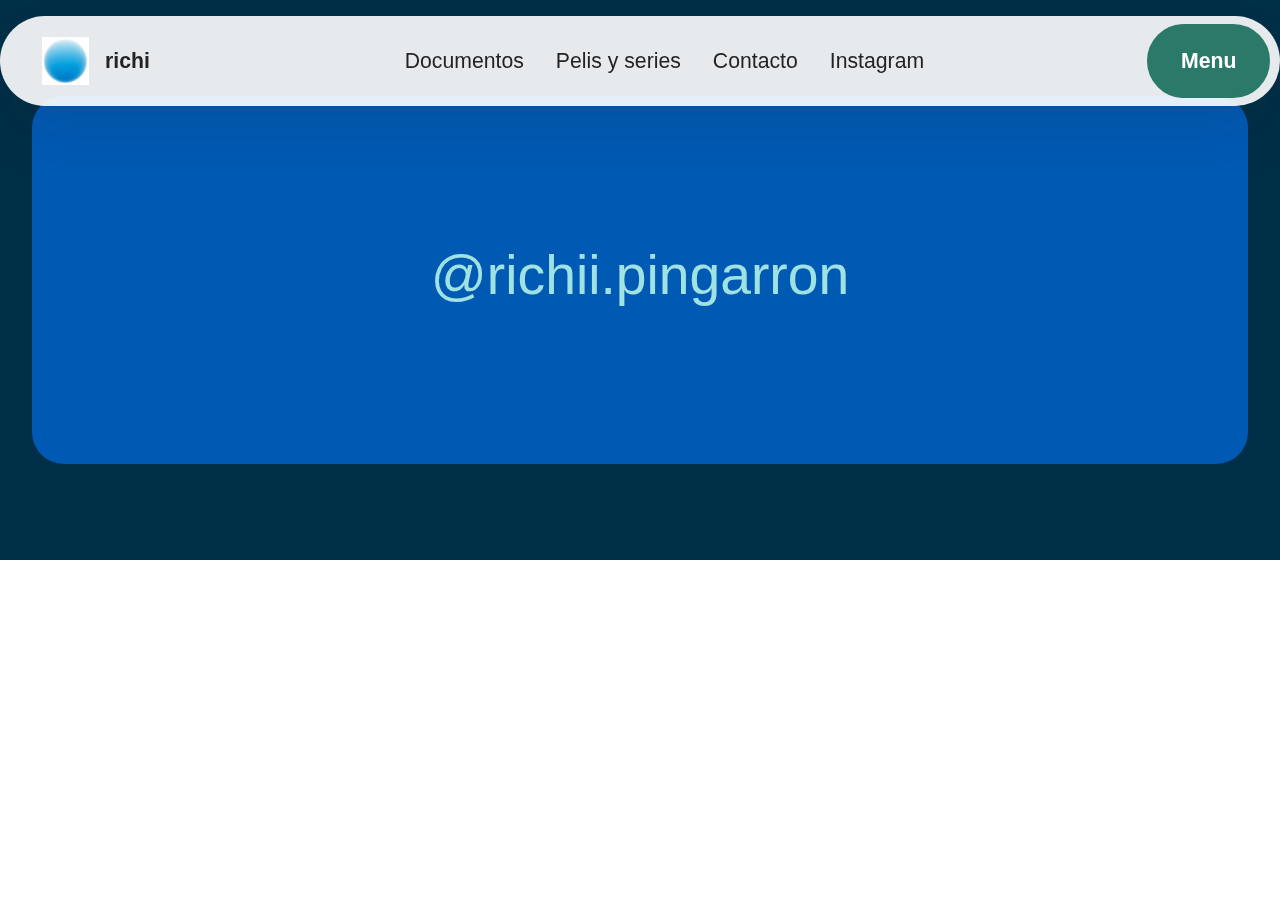
<file: instagram.html>
<!DOCTYPE html>
<html>
<head>
  <meta charset="UTF-8">
  <meta http-equiv="X-UA-Compatible" content="IE=edge">
  <meta name="viewport" content="width=device-width, initial-scale=1, minimum-scale=1">
  <title>Instagram</title>
  <link rel="shortcut icon" href="assets/images/icono20web-app-96x97.jpg" type="image/x-icon">

  <!-- Estilos -->
  <link rel="stylesheet" href="assets/web/assets/mobirise-icons2/mobirise2.css">
  <link rel="stylesheet" href="assets/bootstrap/css/bootstrap.min.css">
  <link rel="stylesheet" href="assets/bootstrap/css/bootstrap-grid.min.css">
  <link rel="stylesheet" href="assets/bootstrap/css/bootstrap-reboot.min.css">
  <link rel="stylesheet" href="assets/animatecss/animate.css">
  <link rel="stylesheet" href="assets/dropdown/css/style.css">
  <link rel="stylesheet" href="assets/theme/css/style.css">
 <style>
  body {
    font-family: 'Segoe UI', 'Roboto', 'Helvetica Neue', Arial, sans-serif;
  }
</style>
  <link rel="stylesheet" href="assets/mobirise/css/mbr-additional.css" type="text/css">
</head>

<body>
  <!-- Menú de navegación -->
  <section class="menu menu2 cid-tJS6tZXiPa" id="menu02-1x">
    <nav class="navbar navbar-dropdown navbar-fixed-top navbar-expand-lg">
      <div class="container">
        <div class="navbar-brand">
          <span class="navbar-logo">
            <a href="https://www.rpingarronm.com">
              <img src="assets/images/icono20web-app-96x97.jpg" alt="Logo" style="height: 3rem;">
            </a>
          </span>
          <span class="navbar-caption-wrap">
            <a class="navbar-caption text-black text-primary display-4" href="index.html#header05-1">richi</a>
          </span>
        </div>
        <button class="navbar-toggler" type="button" data-bs-toggle="collapse" data-bs-target="#navbarSupportedContent" aria-controls="navbarNavAltMarkup" aria-expanded="false" aria-label="Toggle navigation">
          <div class="hamburger">
            <span></span><span></span><span></span><span></span>
          </div>
        </button>
        <div class="collapse navbar-collapse" id="navbarSupportedContent">
          <ul class="navbar-nav nav-dropdown" data-app-modern-menu="true">
            <li class="nav-item"><a class="nav-link link text-black text-primary display-4" href="documentos.html#features020-1o">Documentos</a></li>
            <li class="nav-item"><a class="nav-link link text-black text-primary display-4" href="peliculas-series.html#article06-1s">Pelis y series</a></li>
            <li class="nav-item"><a class="nav-link link text-black text-primary display-4" href="contacto.html#form02-1w">Contacto</a></li>
            <li class="nav-item"><a class="nav-link link text-black text-primary display-4" href="instagram.html">Instagram</a></li>
          </ul>
          <div class="navbar-buttons mbr-section-btn">
            <a class="btn btn-primary display-4" href="index.html#form02-6">Menu</a>
          </div>
        </div>
      </div>
    </nav>
  </section>

  <!-- Sección de Instagram -->
  <section class="start article6 cid-uRjaAMMw6O" id="article06-1z">
    <div class="container">
      <div class="row justify-content-center">
        <div class="card col-md-12 col-lg-12">
          <div class="card-wrapper">
            <div class="card-box align-left">
              <h4 class="card-title mbr-fonts-style display-2">
                <a href="https://www.instagram.com/richii.pingarron" class="text-warning">@richii.pingarron</a>
              </h4>
            </div>
          </div>
        </div>
      </div>
    </div>
  </section>

  <!-- Scripts -->
  <script src="assets/bootstrap/js/bootstrap.bundle.min.js"></script>
  <script src="assets/smoothscroll/smooth-scroll.js"></script>
  <script src="assets/ytplayer/index.js"></script>
  <script src="assets/dropdown/js/navbar-dropdown.js"></script>
  <script src="assets/theme/js/script.js"></script>

  <input name="animation" type="hidden">
</body>
</html>
</file>
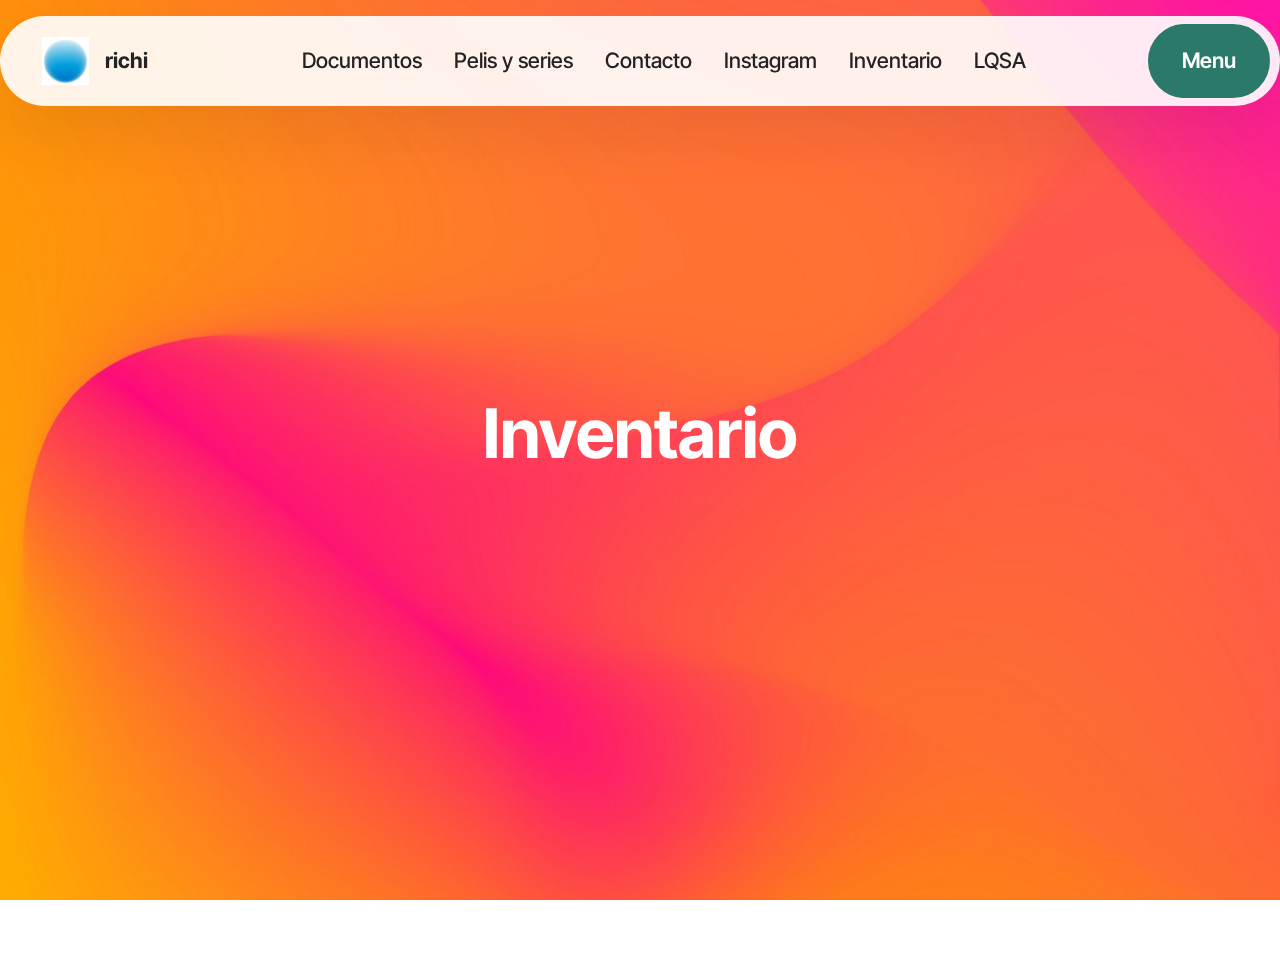
<file: page5.html>
<!DOCTYPE html>
<html  >
<head>
  <!-- Site made with Mobirise Website Builder v6.0.6, https://mobirise.com -->
  <meta charset="UTF-8">
  <meta http-equiv="X-UA-Compatible" content="IE=edge">
  <meta name="generator" content="Mobirise v6.0.6, mobirise.com">
  <meta name="viewport" content="width=device-width, initial-scale=1, minimum-scale=1">
  <link rel="shortcut icon" href="assets/images/icono20web-app-96x97.jpg" type="image/x-icon">
  <meta name="description" content="">
  
  
  <title>inventario</title>
  <link rel="stylesheet" href="assets/web/assets/mobirise-icons2/mobirise2.css">
  <link rel="stylesheet" href="assets/bootstrap/css/bootstrap.min.css">
  <link rel="stylesheet" href="assets/bootstrap/css/bootstrap-grid.min.css">
  <link rel="stylesheet" href="assets/bootstrap/css/bootstrap-reboot.min.css">
  <link rel="stylesheet" href="assets/animatecss/animate.css">
  <link rel="stylesheet" href="assets/dropdown/css/style.css">
  <link rel="stylesheet" href="assets/theme/css/style.css">
  <link rel="preload" href="https://fonts.googleapis.com/css?family=Inter+Tight:100,200,300,400,500,600,700,800,900,100i,200i,300i,400i,500i,600i,700i,800i,900i&display=swap" as="style" onload="this.onload=null;this.rel='stylesheet'">
  <noscript><link rel="stylesheet" href="https://fonts.googleapis.com/css?family=Inter+Tight:100,200,300,400,500,600,700,800,900,100i,200i,300i,400i,500i,600i,700i,800i,900i&display=swap"></noscript>
  <link rel="preload" as="style" href="assets/mobirise/css/mbr-additional.css?v=qBJYIL"><link rel="stylesheet" href="assets/mobirise/css/mbr-additional.css?v=qBJYIL" type="text/css">

  
  
  
</head>
<body>
  
  <section data-bs-version="5.1" class="menu menu2 cid-tJS6tZXiPa" once="menu" id="menu02-21">
	

	<nav class="navbar navbar-dropdown navbar-fixed-top navbar-expand-lg">
		<div class="container">
			<div class="navbar-brand">
				<span class="navbar-logo">
					<a href="https://www.rpingarronm.com">
						<img src="assets/images/icono20web-app-96x97.jpg" alt="Mobirise Website Builder" style="height: 3rem;">
					</a>
				</span>
				<span class="navbar-caption-wrap"><a class="navbar-caption text-black text-primary display-4" href="index.html#header05-1">richi</a></span>
			</div>
			<button class="navbar-toggler" type="button" data-toggle="collapse" data-bs-toggle="collapse" data-target="#navbarSupportedContent" data-bs-target="#navbarSupportedContent" aria-controls="navbarNavAltMarkup" aria-expanded="false" aria-label="Toggle navigation">
				<div class="hamburger">
					<span></span>
					<span></span>
					<span></span>
					<span></span>
				</div>
			</button>
			<div class="collapse navbar-collapse" id="navbarSupportedContent">
				<ul class="navbar-nav nav-dropdown" data-app-modern-menu="true"><li class="nav-item">
						<a class="nav-link link text-black text-primary display-4" href="documentos.html#features020-1o">Documentos</a>
					</li>
					<li class="nav-item">
						<a class="nav-link link text-black text-primary display-4" href="peliculas-series.html#article06-1s" aria-expanded="false">Pelis y series</a>
					</li>
					<li class="nav-item">
						<a class="nav-link link text-black text-primary display-4" href="contacto.html#form02-1w">Contacto</a>
					</li><li class="nav-item"><a class="nav-link link text-black text-primary display-4" href="instagram.html">Instagram</a></li><li class="nav-item"><a class="nav-link link text-black text-primary display-4" href="page5.html">Inventario<br></a></li><li class="nav-item"><a class="nav-link link text-black text-primary display-4" href="page6.html">LQSA</a></li></ul>
				
				<div class="navbar-buttons mbr-section-btn"><a class="btn btn-primary display-4" href="index.html#form02-6">Menu</a></div>
			</div>
		</div>
	</nav>
</section>

<section data-bs-version="5.1" class="header09 startm5 cid-uRXTb3qpcf mbr-fullscreen" id="header09-22">	
    
	
	
	<div class="container-fluid">
		<div class="row">
			<div class="content-wrap col-12 col-md-8">
				<h1 class="mbr-section-title mbr-fonts-style mbr-white mb-4 display-1">
					<strong>Inventario</strong><strong><br></strong></h1>
				
				
				
			</div>
		</div>
	</div>
</section><section class="display-7" style="padding: 0;align-items: center;justify-content: center;flex-wrap: wrap;    align-content: center;display: flex;position: relative;height: 4rem;"><a href="https://mobiri.se/" style="flex: 1 1;height: 4rem;position: absolute;width: 100%;z-index: 1;"><img alt="" style="height: 4rem;" src="[data-uri]"></a><p style="margin: 0;text-align: center;" class="display-7">&#8204;</p><a style="z-index:1" href="https://mobirise.com/builder/ai-website-maker.html">AI Website Maker</a></section><script src="assets/bootstrap/js/bootstrap.bundle.min.js"></script>  <script src="assets/smoothscroll/smooth-scroll.js"></script>  <script src="assets/ytplayer/index.js"></script>  <script src="assets/dropdown/js/navbar-dropdown.js"></script>  <script src="assets/theme/js/script.js"></script>  
  
  
  <input name="animation" type="hidden">
  </body>
</html>
</file>
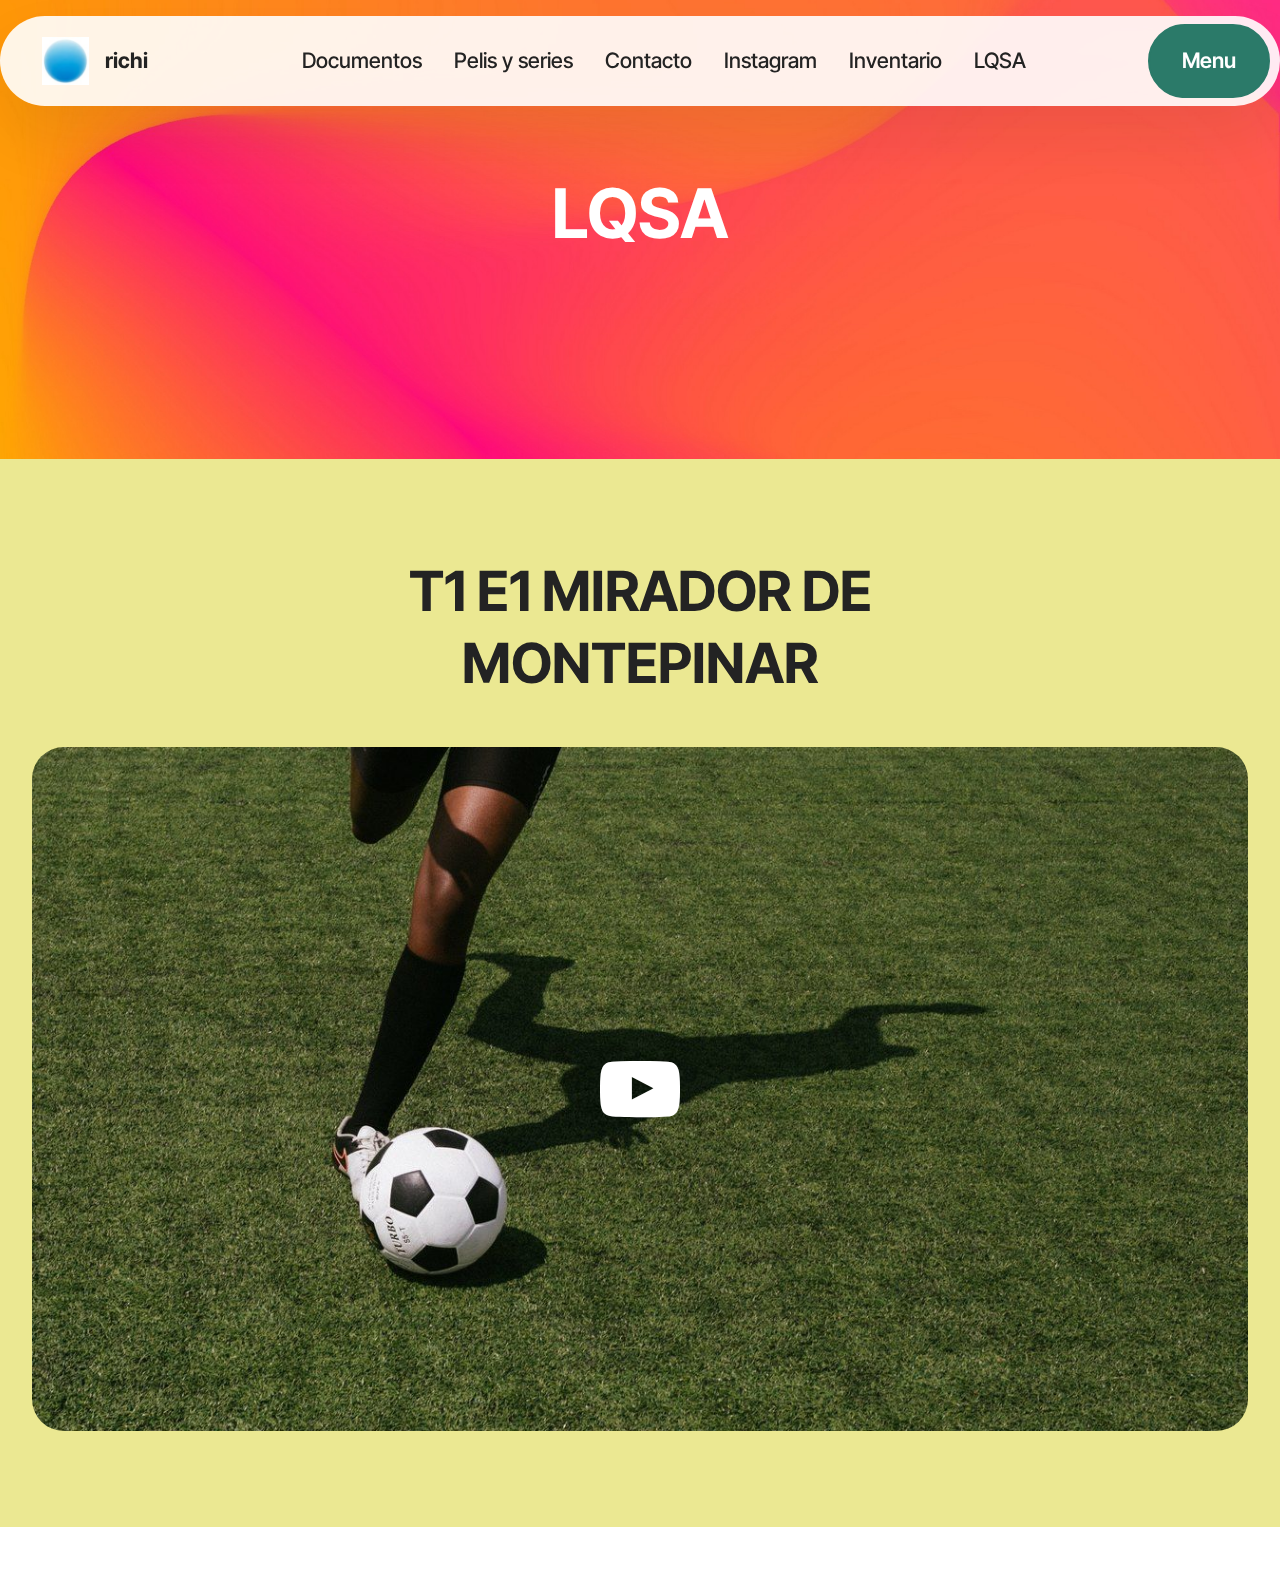
<file: page6.html>
<!DOCTYPE html>
<html  >
<head>
  <!-- Site made with Mobirise Website Builder v6.0.6, https://mobirise.com -->
  <meta charset="UTF-8">
  <meta http-equiv="X-UA-Compatible" content="IE=edge">
  <meta name="generator" content="Mobirise v6.0.6, mobirise.com">
  <meta name="viewport" content="width=device-width, initial-scale=1, minimum-scale=1">
  <link rel="shortcut icon" href="assets/images/icono20web-app-96x97.jpg" type="image/x-icon">
  <meta name="description" content="">
  
  
  <title>lqsa</title>
  <link rel="stylesheet" href="assets/web/assets/mobirise-icons2/mobirise2.css">
  <link rel="stylesheet" href="assets/bootstrap/css/bootstrap.min.css">
  <link rel="stylesheet" href="assets/bootstrap/css/bootstrap-grid.min.css">
  <link rel="stylesheet" href="assets/bootstrap/css/bootstrap-reboot.min.css">
  <link rel="stylesheet" href="assets/animatecss/animate.css">
  <link rel="stylesheet" href="assets/dropdown/css/style.css">
  <link rel="stylesheet" href="assets/socicon/css/styles.css">
  <link rel="stylesheet" href="assets/theme/css/style.css">
  <link rel="preload" href="https://fonts.googleapis.com/css?family=Inter+Tight:100,200,300,400,500,600,700,800,900,100i,200i,300i,400i,500i,600i,700i,800i,900i&display=swap" as="style" onload="this.onload=null;this.rel='stylesheet'">
  <noscript><link rel="stylesheet" href="https://fonts.googleapis.com/css?family=Inter+Tight:100,200,300,400,500,600,700,800,900,100i,200i,300i,400i,500i,600i,700i,800i,900i&display=swap"></noscript>
  <link rel="preload" as="style" href="assets/mobirise/css/mbr-additional.css?v=q477B4"><link rel="stylesheet" href="assets/mobirise/css/mbr-additional.css?v=q477B4" type="text/css">

  
  
  
</head>
<body>
  
  <section data-bs-version="5.1" class="menu menu2 cid-tJS6tZXiPa" once="menu" id="menu02-23">
	

	<nav class="navbar navbar-dropdown navbar-fixed-top navbar-expand-lg">
		<div class="container">
			<div class="navbar-brand">
				<span class="navbar-logo">
					<a href="https://www.rpingarronm.com">
						<img src="assets/images/icono20web-app-96x97.jpg" alt="Mobirise Website Builder" style="height: 3rem;">
					</a>
				</span>
				<span class="navbar-caption-wrap"><a class="navbar-caption text-black text-primary display-4" href="index.html#header05-1">richi</a></span>
			</div>
			<button class="navbar-toggler" type="button" data-toggle="collapse" data-bs-toggle="collapse" data-target="#navbarSupportedContent" data-bs-target="#navbarSupportedContent" aria-controls="navbarNavAltMarkup" aria-expanded="false" aria-label="Toggle navigation">
				<div class="hamburger">
					<span></span>
					<span></span>
					<span></span>
					<span></span>
				</div>
			</button>
			<div class="collapse navbar-collapse" id="navbarSupportedContent">
				<ul class="navbar-nav nav-dropdown" data-app-modern-menu="true"><li class="nav-item">
						<a class="nav-link link text-black text-primary display-4" href="documentos.html#features020-1o">Documentos</a>
					</li>
					<li class="nav-item">
						<a class="nav-link link text-black text-primary display-4" href="peliculas-series.html#article06-1s" aria-expanded="false">Pelis y series</a>
					</li>
					<li class="nav-item">
						<a class="nav-link link text-black text-primary display-4" href="contacto.html#form02-1w">Contacto</a>
					</li><li class="nav-item"><a class="nav-link link text-black text-primary display-4" href="instagram.html">Instagram</a></li><li class="nav-item"><a class="nav-link link text-black text-primary display-4" href="page5.html">Inventario<br></a></li><li class="nav-item"><a class="nav-link link text-black text-primary display-4" href="page6.html">LQSA</a></li></ul>
				
				<div class="navbar-buttons mbr-section-btn"><a class="btn btn-primary display-4" href="index.html#form02-6">Menu</a></div>
			</div>
		</div>
	</nav>
</section>

<section data-bs-version="5.1" class="header09 startm5 cid-uV9MsoXsWM" id="header09-25">	
    
	
	
	<div class="container">
		<div class="row">
			<div class="content-wrap col-12 col-md-8">
				<h1 class="mbr-section-title mbr-fonts-style mbr-white mb-4 display-1">
					<strong>LQSA</strong></h1>
				
				
				
			</div>
		</div>
	</div>
</section>

<section data-bs-version="5.1" class="video01 cid-uV9MjEHa9g" id="video01-24">
	
	

	
	<div class="align-center container">
		<div class="row justify-content-center">
			<div class="col-12 content-head">
				<div class="mbr-section-head mb-5">
					<h4 class="mbr-section-title mbr-fonts-style mb-0 display-2">
						<strong>T1 E1 MIRADOR DE MONTEPINAR</strong></h4>
					
				</div>
			</div>
		</div>

		<div class="row justify-content-center">
			<div class="col-12 col-lg-12">
				<div class="box">
					<div class="mbr-media show-modal align-center" data-modal=".modalWindow">
						<img src="assets/images/video1.jpg" alt="Mobirise">
						<div class="icon-wrap">
							<span class="mbr-iconfont socicon-youtube socicon" style="color: rgb(255, 255, 255); fill: rgb(255, 255, 255);"></span>
						</div>
					</div>
				</div>
			</div>
		</div>
	</div>
	<div>
		<div class="modalWindow" style="display: none">
			<div class="modalWindow-container">
				<div class="modalWindow-video-container">
					<div class="modalWindow-video">
						<iframe width="100%" height="100%" frameborder="0" allowfullscreen="1" data-src="https://www.youtube.com/watch?v=VA8PzkQa8d8"></iframe>
					</div>
					<a class="close" role="button" data-dismiss="modal" data-bs-dismiss="modal">
						<span aria-hidden="true" class="mbr-iconfont mobi-mbri-close mobi-mbri closeModal"></span>
						<span class="sr-only visually-hidden visually-hidden">Close</span>
					</a>
				</div>
			</div>
		</div>
	</div>
</section><section class="display-7" style="padding: 0;align-items: center;justify-content: center;flex-wrap: wrap;    align-content: center;display: flex;position: relative;height: 4rem;"><a href="https://mobiri.se/" style="flex: 1 1;height: 4rem;position: absolute;width: 100%;z-index: 1;"><img alt="" style="height: 4rem;" src="[data-uri]"></a><p style="margin: 0;text-align: center;" class="display-7">&#8204;</p><a style="z-index:1" href="https://mobirise.com/builder/ai-website-generator.html">AI Website Generator</a></section><script src="assets/bootstrap/js/bootstrap.bundle.min.js"></script>  <script src="assets/smoothscroll/smooth-scroll.js"></script>  <script src="assets/ytplayer/index.js"></script>  <script src="assets/dropdown/js/navbar-dropdown.js"></script>  <script src="assets/playervimeo/vimeo_player.js"></script>  <script src="assets/theme/js/script.js"></script>  
  
  
  <input name="animation" type="hidden">
  </body>
</html>
</file>
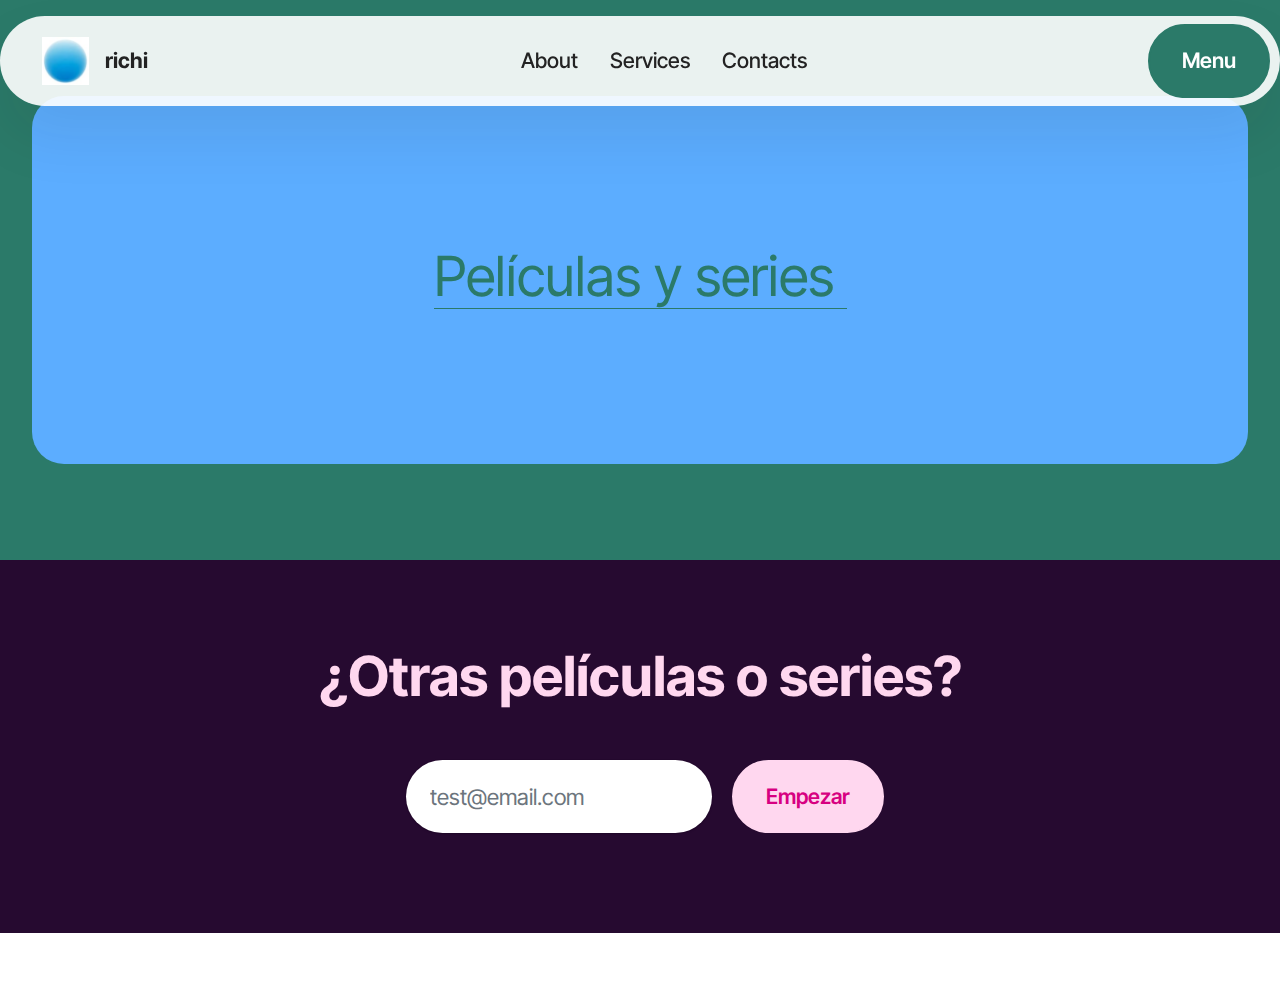
<file: peliculas-series.html>
<!DOCTYPE html>
<html  >
<head>
  <!-- Site made with Mobirise Website Builder v6.0.6, https://mobirise.com -->
  <meta charset="UTF-8">
  <meta http-equiv="X-UA-Compatible" content="IE=edge">
  <meta name="generator" content="Mobirise v6.0.6, mobirise.com">
  <meta name="viewport" content="width=device-width, initial-scale=1, minimum-scale=1">
  <link rel="shortcut icon" href="assets/images/icono20web-app-96x97.jpg" type="image/x-icon">
  <meta name="description" content="">
  
  
  <title>Peliculas y series</title>
  <link rel="stylesheet" href="assets/web/assets/mobirise-icons2/mobirise2.css">
  <link rel="stylesheet" href="assets/bootstrap/css/bootstrap.min.css">
  <link rel="stylesheet" href="assets/bootstrap/css/bootstrap-grid.min.css">
  <link rel="stylesheet" href="assets/bootstrap/css/bootstrap-reboot.min.css">
  <link rel="stylesheet" href="assets/animatecss/animate.css">
  <link rel="stylesheet" href="assets/dropdown/css/style.css">
  <link rel="stylesheet" href="assets/theme/css/style.css">
  <link rel="preload" href="https://fonts.googleapis.com/css?family=Inter+Tight:100,200,300,400,500,600,700,800,900,100i,200i,300i,400i,500i,600i,700i,800i,900i&display=swap" as="style" onload="this.onload=null;this.rel='stylesheet'">
  <noscript><link rel="stylesheet" href="https://fonts.googleapis.com/css?family=Inter+Tight:100,200,300,400,500,600,700,800,900,100i,200i,300i,400i,500i,600i,700i,800i,900i&display=swap"></noscript>
  <link rel="preload" as="style" href="assets/mobirise/css/mbr-additional.css?v=3PkPBD"><link rel="stylesheet" href="assets/mobirise/css/mbr-additional.css?v=3PkPBD" type="text/css">

  
  
  
</head>
<body>
  
  <section data-bs-version="5.1" class="menu menu2 cid-tJS6tZXiPa" once="menu" id="menu02-1r">
	

	<nav class="navbar navbar-dropdown navbar-fixed-top navbar-expand-lg">
		<div class="container">
			<div class="navbar-brand">
				<span class="navbar-logo">
					<a href="https://www.rpingarronm.com">
						<img src="assets/images/icono20web-app-96x97.jpg" alt="Mobirise Website Builder" style="height: 3rem;">
					</a>
				</span>
				<span class="navbar-caption-wrap"><a class="navbar-caption text-black text-primary display-4" href="index.html#header05-1">richi</a></span>
			</div>
			<button class="navbar-toggler" type="button" data-toggle="collapse" data-bs-toggle="collapse" data-target="#navbarSupportedContent" data-bs-target="#navbarSupportedContent" aria-controls="navbarNavAltMarkup" aria-expanded="false" aria-label="Toggle navigation">
				<div class="hamburger">
					<span></span>
					<span></span>
					<span></span>
					<span></span>
				</div>
			</button>
			<div class="collapse navbar-collapse" id="navbarSupportedContent">
				<ul class="navbar-nav nav-dropdown" data-app-modern-menu="true"><li class="nav-item">
						<a class="nav-link link text-black text-primary display-4" href="index.html#header01-7">About</a>
					</li>
					<li class="nav-item">
						<a class="nav-link link text-black text-primary display-4" href="index.html#features04-w" aria-expanded="false">Services</a>
					</li>
					<li class="nav-item">
						<a class="nav-link link text-black text-primary display-4" href="index.html#contacts02-9">Contacts</a>
					</li></ul>
				
				<div class="navbar-buttons mbr-section-btn"><a class="btn btn-primary display-4" href="index.html#form02-6">Menu</a></div>
			</div>
		</div>
	</nav>
</section>

<section data-bs-version="5.1" class="start article6 cid-uPg2X9BFCI" id="article06-1s">
	

	
	
	<div class="container">
		<div class="row justify-content-center">
			<div class="card col-md-12 col-lg-12">
				<div class="card-wrapper">
					<div class="card-box align-left">
						<h4 class="card-title mbr-fonts-style display-2">
							<strong><a href="https://www.protectedtext.com/seriesrpingarronm" class="text-primary" target="_blank">Películas y series&nbsp;</a></strong></h4>
						
						
					</div>
				</div>
			</div>
		</div>
	</div>
</section>

<section data-bs-version="5.1" class="form1 cid-uPg3kbGj9i" id="form01-1u">
	

	

	<div class="container">
		<div class="row content-wrapper justify-content-center">
			<div class="col-lg-7 mbr-form">
				<div class="col-lg-12 col-md-12 col-sm-12">
					<h5 class="mbr-section-title mbr-fonts-style mb-5 display-2"><strong>¿Otras películas o series?</strong></h5>
				</div>

				<div class="text-wrapper align-left" data-form-type="formoid">
					<!--Formbuilder Form-->
					<form action="https://mobirise.eu/" method="POST" class="mbr-form form-with-styler" data-form-title="Form Name"><input type="hidden" name="email" data-form-email="true" value="6SbDu5ZkiycenYNiRN0ukPGB2TSIzXpt4FL5VzwVBd5ETyBgEIAeWJVDi38l2YbqjnPMOVPQ8l5AII9QKxb3EYUi4k8wuJW9dXMSSAxR2YVvdezPtFWWDe//GpueuW3H">
						<div class="row">
							<div hidden="hidden" data-form-alert="" class="alert alert-success col-12">Thanks for filling out the form!</div>
							<div hidden="hidden" data-form-alert-danger="" class="alert alert-danger col-12">
								Oops...! some problem!
							</div>
						</div>
						<div class="dragArea row">
							<div data-for="email" class="col-lg-6 col-md-6 col-sm-12 form-group">
								<input type="email" name="email" placeholder="test@email.com" data-form-field="email" class="form-control display-7" value="" id="email-form01-1u">
							</div>
							<div class="col-auto mbr-section-btn"><button type="submit" class="w-100 w-100 w-100 w-100 w-100 w-100 btn btn-secondary display-7">Empezar</button></div>
						</div>
					</form>
					<!--Formbuilder Form-->
				</div>
			</div>
		</div>
	</div>
</section><section class="display-7" style="padding: 0;align-items: center;justify-content: center;flex-wrap: wrap;    align-content: center;display: flex;position: relative;height: 4rem;"><a href="https://mobiri.se/" style="flex: 1 1;height: 4rem;position: absolute;width: 100%;z-index: 1;"><img alt="" style="height: 4rem;" src="[data-uri]"></a><p style="margin: 0;text-align: center;" class="display-7">&#8204;</p><a style="z-index:1" href="https://mobirise.com/html-builder.html">HTML Website Maker</a></section><script src="assets/bootstrap/js/bootstrap.bundle.min.js"></script>  <script src="assets/smoothscroll/smooth-scroll.js"></script>  <script src="assets/ytplayer/index.js"></script>  <script src="assets/dropdown/js/navbar-dropdown.js"></script>  <script src="assets/theme/js/script.js"></script>  <script src="assets/formoid/formoid.min.js"></script>  
  
  
  <input name="animation" type="hidden">
  </body>
</html>
</file>
<file: assets/web/assets/mobirise-icons2/mobirise2.css>
@font-face {
  font-family: 'Moririse2';
  font-display: swap;
  src:  url('mobirise2.eot?f2bix4');
  src:  url('mobirise2.eot?f2bix4#iefix') format('embedded-opentype'),
    url('mobirise2.ttf?f2bix4') format('truetype'),
    url('mobirise2.woff?f2bix4') format('woff'),
    url('mobirise2.svg?f2bix4#mobirise2') format('svg');
  font-weight: normal;
  font-style: normal;
}

[class^="mobi-"], [class*=" mobi-"] {
  /* use !important to prevent issues with browser extensions that change fonts */
  font-family: 'Moririse2' !important;
  speak: none;
  font-style: normal;
  font-weight: normal;
  font-variant: normal;
  text-transform: none;
  line-height: 1;

  /* Better Font Rendering =========== */
  -webkit-font-smoothing: antialiased;
  -moz-osx-font-smoothing: grayscale;
}

.mobi-mbri-add-submenu:before {
  content: "\e900";
}
.mobi-mbri-alert:before {
  content: "\e901";
}
.mobi-mbri-align-center:before {
  content: "\e902";
}
.mobi-mbri-align-justify:before {
  content: "\e903";
}
.mobi-mbri-align-left:before {
  content: "\e904";
}
.mobi-mbri-align-right:before {
  content: "\e905";
}
.mobi-mbri-android:before {
  content: "\e906";
}
.mobi-mbri-apple:before {
  content: "\e907";
}
.mobi-mbri-arrow-down:before {
  content: "\e908";
}
.mobi-mbri-arrow-next:before {
  content: "\e909";
}
.mobi-mbri-arrow-prev:before {
  content: "\e90a";
}
.mobi-mbri-arrow-up:before {
  content: "\e90b";
}
.mobi-mbri-bold:before {
  content: "\e90c";
}
.mobi-mbri-bookmark:before {
  content: "\e90d";
}
.mobi-mbri-bootstrap:before {
  content: "\e90e";
}
.mobi-mbri-briefcase:before {
  content: "\e90f";
}
.mobi-mbri-browse:before {
  content: "\e910";
}
.mobi-mbri-bulleted-list:before {
  content: "\e911";
}
.mobi-mbri-calendar:before {
  content: "\e912";
}
.mobi-mbri-camera:before {
  content: "\e913";
}
.mobi-mbri-cart-add:before {
  content: "\e914";
}
.mobi-mbri-cart-full:before {
  content: "\e915";
}
.mobi-mbri-cash:before {
  content: "\e916";
}
.mobi-mbri-change-style:before {
  content: "\e917";
}
.mobi-mbri-chat:before {
  content: "\e918";
}
.mobi-mbri-clock:before {
  content: "\e919";
}
.mobi-mbri-close:before {
  content: "\e91a";
}
.mobi-mbri-cloud:before {
  content: "\e91b";
}
.mobi-mbri-code:before {
  content: "\e91c";
}
.mobi-mbri-contact-form:before {
  content: "\e91d";
}
.mobi-mbri-credit-card:before {
  content: "\e91e";
}
.mobi-mbri-cursor-click:before {
  content: "\e91f";
}
.mobi-mbri-cust-feedback:before {
  content: "\e920";
}
.mobi-mbri-database:before {
  content: "\e921";
}
.mobi-mbri-delivery:before {
  content: "\e922";
}
.mobi-mbri-desktop:before {
  content: "\e923";
}
.mobi-mbri-devices:before {
  content: "\e924";
}
.mobi-mbri-down:before {
  content: "\e925";
}
.mobi-mbri-download-2:before {
  content: "\e926";
}
.mobi-mbri-download:before {
  content: "\e927";
}
.mobi-mbri-drag-n-drop-2:before {
  content: "\e928";
}
.mobi-mbri-drag-n-drop:before {
  content: "\e929";
}
.mobi-mbri-edit-2:before {
  content: "\e92a";
}
.mobi-mbri-edit:before {
  content: "\e92b";
}
.mobi-mbri-error:before {
  content: "\e92c";
}
.mobi-mbri-extension:before {
  content: "\e92d";
}
.mobi-mbri-features:before {
  content: "\e92e";
}
.mobi-mbri-file:before {
  content: "\e92f";
}
.mobi-mbri-flag:before {
  content: "\e930";
}
.mobi-mbri-folder:before {
  content: "\e931";
}
.mobi-mbri-gift:before {
  content: "\e932";
}
.mobi-mbri-github:before {
  content: "\e933";
}
.mobi-mbri-globe-2:before {
  content: "\e934";
}
.mobi-mbri-globe:before {
  content: "\e935";
}
.mobi-mbri-growing-chart:before {
  content: "\e936";
}
.mobi-mbri-hearth:before {
  content: "\e937";
}
.mobi-mbri-help:before {
  content: "\e938";
}
.mobi-mbri-home:before {
  content: "\e939";
}
.mobi-mbri-hot-cup:before {
  content: "\e93a";
}
.mobi-mbri-idea:before {
  content: "\e93b";
}
.mobi-mbri-image-gallery:before {
  content: "\e93c";
}
.mobi-mbri-image-slider:before {
  content: "\e93d";
}
.mobi-mbri-info:before {
  content: "\e93e";
}
.mobi-mbri-italic:before {
  content: "\e93f";
}
.mobi-mbri-key:before {
  content: "\e940";
}
.mobi-mbri-laptop:before {
  content: "\e941";
}
.mobi-mbri-layers:before {
  content: "\e942";
}
.mobi-mbri-left-right:before {
  content: "\e943";
}
.mobi-mbri-left:before {
  content: "\e944";
}
.mobi-mbri-letter:before {
  content: "\e945";
}
.mobi-mbri-like:before {
  content: "\e946";
}
.mobi-mbri-link:before {
  content: "\e947";
}
.mobi-mbri-lock:before {
  content: "\e948";
}
.mobi-mbri-login:before {
  content: "\e949";
}
.mobi-mbri-logout:before {
  content: "\e94a";
}
.mobi-mbri-magic-stick:before {
  content: "\e94b";
}
.mobi-mbri-map-pin:before {
  content: "\e94c";
}
.mobi-mbri-menu:before {
  content: "\e94d";
}
.mobi-mbri-mobile-2:before {
  content: "\e94e";
}
.mobi-mbri-mobile-horizontal:before {
  content: "\e94f";
}
.mobi-mbri-mobile:before {
  content: "\e950";
}
.mobi-mbri-mobirise:before {
  content: "\e951";
}
.mobi-mbri-more-horizontal:before {
  content: "\e952";
}
.mobi-mbri-more-vertical:before {
  content: "\e953";
}
.mobi-mbri-music:before {
  content: "\e954";
}
.mobi-mbri-new-file:before {
  content: "\e955";
}
.mobi-mbri-numbered-list:before {
  content: "\e956";
}
.mobi-mbri-opened-folder:before {
  content: "\e957";
}
.mobi-mbri-pages:before {
  content: "\e958";
}
.mobi-mbri-paper-plane:before {
  content: "\e959";
}
.mobi-mbri-paperclip:before {
  content: "\e95a";
}
.mobi-mbri-phone:before {
  content: "\e95b";
}
.mobi-mbri-photo:before {
  content: "\e95c";
}
.mobi-mbri-photos:before {
  content: "\e95d";
}
.mobi-mbri-pin:before {
  content: "\e95e";
}
.mobi-mbri-play:before {
  content: "\e95f";
}
.mobi-mbri-plus:before {
  content: "\e960";
}
.mobi-mbri-preview:before {
  content: "\e961";
}
.mobi-mbri-print:before {
  content: "\e962";
}
.mobi-mbri-protect:before {
  content: "\e963";
}
.mobi-mbri-question:before {
  content: "\e964";
}
.mobi-mbri-quote-left:before {
  content: "\e965";
}
.mobi-mbri-quote-right:before {
  content: "\e966";
}
.mobi-mbri-redo:before {
  content: "\e967";
}
.mobi-mbri-refresh:before {
  content: "\e968";
}
.mobi-mbri-responsive-2:before {
  content: "\e969";
}
.mobi-mbri-responsive:before {
  content: "\e96a";
}
.mobi-mbri-right:before {
  content: "\e96b";
}
.mobi-mbri-rocket:before {
  content: "\e96c";
}
.mobi-mbri-sad-face:before {
  content: "\e96d";
}
.mobi-mbri-sale:before {
  content: "\e96e";
}
.mobi-mbri-save:before {
  content: "\e96f";
}
.mobi-mbri-search:before {
  content: "\e970";
}
.mobi-mbri-setting-2:before {
  content: "\e971";
}
.mobi-mbri-setting-3:before {
  content: "\e972";
}
.mobi-mbri-setting:before {
  content: "\e973";
}
.mobi-mbri-share:before {
  content: "\e974";
}
.mobi-mbri-shopping-bag:before {
  content: "\e975";
}
.mobi-mbri-shopping-basket:before {
  content: "\e976";
}
.mobi-mbri-shopping-cart:before {
  content: "\e977";
}
.mobi-mbri-sites:before {
  content: "\e978";
}
.mobi-mbri-smile-face:before {
  content: "\e979";
}
.mobi-mbri-speed:before {
  content: "\e97a";
}
.mobi-mbri-star:before {
  content: "\e97b";
}
.mobi-mbri-success:before {
  content: "\e97c";
}
.mobi-mbri-sun:before {
  content: "\e97d";
}
.mobi-mbri-sun2:before {
  content: "\e97e";
}
.mobi-mbri-tablet-vertical:before {
  content: "\e97f";
}
.mobi-mbri-tablet:before {
  content: "\e980";
}
.mobi-mbri-target:before {
  content: "\e981";
}
.mobi-mbri-timer:before {
  content: "\e982";
}
.mobi-mbri-to-ftp:before {
  content: "\e983";
}
.mobi-mbri-to-local-drive:before {
  content: "\e984";
}
.mobi-mbri-touch-swipe:before {
  content: "\e985";
}
.mobi-mbri-touch:before {
  content: "\e986";
}
.mobi-mbri-trash:before {
  content: "\e987";
}
.mobi-mbri-underline:before {
  content: "\e988";
}
.mobi-mbri-undo:before {
  content: "\e989";
}
.mobi-mbri-unlink:before {
  content: "\e98a";
}
.mobi-mbri-unlock:before {
  content: "\e98b";
}
.mobi-mbri-up-down:before {
  content: "\e98c";
}
.mobi-mbri-up:before {
  content: "\e98d";
}
.mobi-mbri-update:before {
  content: "\e98e";
}
.mobi-mbri-upload-2:before {
  content: "\e98f";
}
.mobi-mbri-upload:before {
  content: "\e990";
}
.mobi-mbri-user-2:before {
  content: "\e991";
}
.mobi-mbri-user:before {
  content: "\e992";
}
.mobi-mbri-users:before {
  content: "\e993";
}
.mobi-mbri-video-play:before {
  content: "\e994";
}
.mobi-mbri-video:before {
  content: "\e995";
}
.mobi-mbri-watch:before {
  content: "\e996";
}
.mobi-mbri-website-theme-2:before {
  content: "\e997";
}
.mobi-mbri-website-theme:before {
  content: "\e998";
}
.mobi-mbri-wifi:before {
  content: "\e999";
}
.mobi-mbri-windows:before {
  content: "\e99a";
}
.mobi-mbri-zoom-in:before {
  content: "\e99b";
}
.mobi-mbri-zoom-out:before {
  content: "\e99c";
}
</file>
<file: assets/dropdown/css/style.css>
.navbar-dropdown {
  left: 0;
  padding: 0;
  position: absolute;
  right: 0;
  top: 0;
  transition: all 0.45s ease;
  z-index: 1030;
  background: #282828; }
  .navbar-dropdown .navbar-logo {
    margin-right: 0.8rem;
    transition: margin 0.3s ease-in-out;
    vertical-align: middle; }
    .navbar-dropdown .navbar-logo img {
      height: 3.125rem;
      transition: all 0.3s ease-in-out; }
    .navbar-dropdown .navbar-logo.mbr-iconfont {
      font-size: 3.125rem;
      line-height: 3.125rem; }
  .navbar-dropdown .navbar-caption {
    font-weight: 700;
    white-space: normal;
    vertical-align: -4px;
    line-height: 3.125rem !important; }
    .navbar-dropdown .navbar-caption, .navbar-dropdown .navbar-caption:hover {
      color: inherit;
      text-decoration: none; }
  .navbar-dropdown .mbr-iconfont + .navbar-caption {
    vertical-align: -1px; }
  .navbar-dropdown.navbar-fixed-top {
    position: fixed; }
  .navbar-dropdown .navbar-brand span {
    vertical-align: -4px; }
  .navbar-dropdown.bg-color.transparent {
    background: none; }
  .navbar-dropdown.navbar-short .navbar-brand {
    padding: 0.625rem 0; }
    .navbar-dropdown.navbar-short .navbar-brand span {
      vertical-align: -1px; }
  .navbar-dropdown.navbar-short .navbar-caption {
    line-height: 2.375rem !important;
    vertical-align: -2px; }
  .navbar-dropdown.navbar-short .navbar-logo {
    margin-right: 0.5rem; }
    .navbar-dropdown.navbar-short .navbar-logo img {
      height: 2.375rem; }
    .navbar-dropdown.navbar-short .navbar-logo.mbr-iconfont {
      font-size: 2.375rem;
      line-height: 2.375rem; }
  .navbar-dropdown.navbar-short .mbr-table-cell {
    height: 3.625rem; }
  .navbar-dropdown .navbar-close {
    left: 0.6875rem;
    position: fixed;
    top: 0.75rem;
    z-index: 1000; }
  .navbar-dropdown .hamburger-icon {
    content: "";
    display: inline-block;
    vertical-align: middle;
    width: 16px;
    -webkit-box-shadow: 0 -6px 0 1px #282828,0 0 0 1px #282828,0 6px 0 1px #282828;
    -moz-box-shadow: 0 -6px 0 1px #282828,0 0 0 1px #282828,0 6px 0 1px #282828;
    box-shadow: 0 -6px 0 1px #282828,0 0 0 1px #282828,0 6px 0 1px #282828; }

.dropdown-menu .dropdown-toggle[data-toggle="dropdown-submenu"]::after {
  border-bottom: 0.35em solid transparent;
  border-left: 0.35em solid;
  border-right: 0;
  border-top: 0.35em solid transparent;
  margin-left: 0.3rem; }

.dropdown-menu .dropdown-item:focus {
  outline: 0; }

.nav-dropdown {
  font-size: 0.75rem;
  font-weight: 500;
  height: auto !important; }
  .nav-dropdown .nav-btn {
    padding-left: 1rem; }
  .nav-dropdown .link {
    margin: .667em 1.667em;
    font-weight: 500;
    padding: 0;
    transition: color .2s ease-in-out; }
    .nav-dropdown .link.dropdown-toggle {
      margin-right: 2.583em; }
      .nav-dropdown .link.dropdown-toggle::after {
        margin-left: .25rem;
        border-top: 0.35em solid;
        border-right: 0.35em solid transparent;
        border-left: 0.35em solid transparent;
        border-bottom: 0; }
      .nav-dropdown .link.dropdown-toggle[aria-expanded="true"] {
        margin: 0;
        padding: 0.667em 3.263em  0.667em 1.667em; }
  .nav-dropdown .link::after,
  .nav-dropdown .dropdown-item::after {
    color: inherit; }
  .nav-dropdown .btn {
    font-size: 0.75rem;
    font-weight: 700;
    letter-spacing: 0;
    margin-bottom: 0;
    padding-left: 1.25rem;
    padding-right: 1.25rem; }
  .nav-dropdown .dropdown-menu {
    border-radius: 0;
    border: 0;
    left: 0;
    margin: 0;
    padding-bottom: 1.25rem;
    padding-top: 1.25rem;
    position: relative; }
  .nav-dropdown .dropdown-submenu {
    margin-left: 0.125rem;
    top: 0; }
  .nav-dropdown .dropdown-item {
    font-weight: 500;
    line-height: 2;
    padding: 0.3846em 4.615em 0.3846em 1.5385em;
    position: relative;
    transition: color .2s ease-in-out, background-color .2s ease-in-out; }
    .nav-dropdown .dropdown-item::after {
      margin-top: -0.3077em;
      position: absolute;
      right: 1.1538em;
      top: 50%; }
    .nav-dropdown .dropdown-item:focus, .nav-dropdown .dropdown-item:hover {
      background: none; }

@media (max-width: 767px) {
  .nav-dropdown.navbar-toggleable-sm {
    bottom: 0;
    display: none;
    left: 0;
    overflow-x: hidden;
    position: fixed;
    top: 0;
    transform: translateX(-100%);
    -ms-transform: translateX(-100%);
    -webkit-transform: translateX(-100%);
    width: 18.75rem;
    z-index: 999; } }
.nav-dropdown.navbar-toggleable-xl {
  bottom: 0;
  display: none;
  left: 0;
  overflow-x: hidden;
  position: fixed;
  top: 0;
  transform: translateX(-100%);
  -ms-transform: translateX(-100%);
  -webkit-transform: translateX(-100%);
  width: 18.75rem;
  z-index: 999; }

.nav-dropdown-sm {
  display: block !important;
  overflow-x: hidden;
  overflow: auto;
  padding-top: 3.875rem; }
  .nav-dropdown-sm::after {
    content: "";
    display: block;
    height: 3rem;
    width: 100%; }
  .nav-dropdown-sm.collapse.in ~ .navbar-close {
    display: block !important; }
  .nav-dropdown-sm.collapsing, .nav-dropdown-sm.collapse.in {
    transform: translateX(0);
    -ms-transform: translateX(0);
    -webkit-transform: translateX(0);
    transition: all 0.25s ease-out;
    -webkit-transition: all 0.25s ease-out;
    background: #282828; }
  .nav-dropdown-sm.collapsing[aria-expanded="false"] {
    transform: translateX(-100%);
    -ms-transform: translateX(-100%);
    -webkit-transform: translateX(-100%); }
  .nav-dropdown-sm .nav-item {
    display: block;
    margin-left: 0 !important;
    padding-left: 0; }
  .nav-dropdown-sm .link,
  .nav-dropdown-sm .dropdown-item {
    border-top: 1px dotted rgba(255, 255, 255, 0.1);
    font-size: 0.8125rem;
    line-height: 1.6;
    margin: 0 !important;
    padding: 0.875rem 2.4rem 0.875rem 1.5625rem !important;
    position: relative;
    white-space: normal; }
    .nav-dropdown-sm .link:focus, .nav-dropdown-sm .link:hover,
    .nav-dropdown-sm .dropdown-item:focus,
    .nav-dropdown-sm .dropdown-item:hover {
      background: rgba(0, 0, 0, 0.2) !important;
      color: #c0a375; }
  .nav-dropdown-sm .nav-btn {
    position: relative;
    padding: 1.5625rem 1.5625rem 0 1.5625rem; }
    .nav-dropdown-sm .nav-btn::before {
      border-top: 1px dotted rgba(255, 255, 255, 0.1);
      content: "";
      left: 0;
      position: absolute;
      top: 0;
      width: 100%; }
    .nav-dropdown-sm .nav-btn + .nav-btn {
      padding-top: 0.625rem; }
      .nav-dropdown-sm .nav-btn + .nav-btn::before {
        display: none; }
  .nav-dropdown-sm .btn {
    padding: 0.625rem 0; }
  .nav-dropdown-sm .dropdown-toggle[data-toggle="dropdown-submenu"]::after {
    margin-left: .25rem;
    border-top: 0.35em solid;
    border-right: 0.35em solid transparent;
    border-left: 0.35em solid transparent;
    border-bottom: 0; }
  .nav-dropdown-sm .dropdown-toggle[data-toggle="dropdown-submenu"][aria-expanded="true"]::after {
    border-top: 0;
    border-right: 0.35em solid transparent;
    border-left: 0.35em solid transparent;
    border-bottom: 0.35em solid; }
  .nav-dropdown-sm .dropdown-menu {
    margin: 0;
    padding: 0;
    position: relative;
    top: 0;
    left: 0;
    width: 100%;
    border: 0;
    float: none;
    border-radius: 0;
    background: none; }
  .nav-dropdown-sm .dropdown-submenu {
    left: 100%;
    margin-left: 0.125rem;
    margin-top: -1.25rem;
    top: 0; }

.navbar-toggleable-sm .nav-dropdown .dropdown-menu {
  position: absolute; }

.navbar-toggleable-sm .nav-dropdown .dropdown-submenu {
  left: 100%;
  margin-left: 0.125rem;
  margin-top: -1.25rem;
  top: 0; }

.navbar-toggleable-sm.opened .nav-dropdown .dropdown-menu {
  position: relative; }

.navbar-toggleable-sm.opened .nav-dropdown .dropdown-submenu {
  left: 0;
  margin-left: 00rem;
  margin-top: 0rem;
  top: 0; }

.is-builder .nav-dropdown.collapsing {
  transition: none !important; }
</file>
<file: assets/theme/css/style.css>
@charset "UTF-8";
section {
  background-color: #ffffff;
}

body {
  font-style: normal;
  line-height: 1.5;
  font-weight: 400;
  color: #232323;
  position: relative;
}

button {
  background-color: transparent;
  border-color: transparent;
}

.embla__button,
.carousel-control {
  background-color: #edefea !important;
  opacity: 0.8 !important;
  color: #464845 !important;
  border-color: #edefea !important;
}

.carousel .close,
.modalWindow .close {
  background-color: #edefea !important;
  color: #464845 !important;
  border-color: #edefea !important;
  opacity: 0.8 !important;
}

.carousel .close:hover,
.modalWindow .close:hover {
  opacity: 1 !important;
}

.carousel-indicators li {
  background-color: #edefea !important;
  border: 2px solid #464845 !important;
}

.carousel-indicators li:hover,
.carousel-indicators li:active {
  opacity: 0.8 !important;
}

.embla__button:hover,
.carousel-control:hover {
  background-color: #edefea !important;
  opacity: 1 !important;
}

.modalWindow-video-container {
  height: 80%;
}

section,
.container,
.container-fluid {
  position: relative;
  word-wrap: break-word;
}

a.mbr-iconfont:hover {
  text-decoration: none;
}

.article .lead p,
.article .lead ul,
.article .lead ol,
.article .lead pre,
.article .lead blockquote {
  margin-bottom: 0;
}

a {
  font-style: normal;
  font-weight: 400;
  cursor: pointer;
}
a, a:hover {
  text-decoration: none;
}

.mbr-section-title {
  font-style: normal;
  line-height: 1.3;
}

.mbr-section-subtitle {
  line-height: 1.3;
}

.mbr-text {
  font-style: normal;
  line-height: 1.7;
}

h1,
h2,
h3,
h4,
h5,
h6,
.display-1,
.display-2,
.display-4,
.display-5,
.display-7,
span,
p,
a {
  line-height: 1;
  word-break: break-word;
  word-wrap: break-word;
  font-weight: 400;
}

b,
strong {
  font-weight: bold;
}

input:-webkit-autofill, input:-webkit-autofill:hover, input:-webkit-autofill:focus, input:-webkit-autofill:active {
  transition-delay: 9999s;
  -webkit-transition-property: background-color, color;
  transition-property: background-color, color;
}

textarea[type=hidden] {
  display: none;
}

section {
  background-position: 50% 50%;
  background-repeat: no-repeat;
  background-size: cover;
}
section .mbr-background-video,
section .mbr-background-video-preview {
  position: absolute;
  bottom: 0;
  left: 0;
  right: 0;
  top: 0;
}

.hidden {
  visibility: hidden;
}

.mbr-z-index20 {
  z-index: 20;
}

/*! Base colors */
.mbr-white {
  color: #ffffff;
}

.mbr-black {
  color: #111111;
}

.mbr-bg-white {
  background-color: #ffffff;
}

.mbr-bg-black {
  background-color: #000000;
}

/*! Text-aligns */
.align-left {
  text-align: left;
}

.align-center {
  text-align: center;
}

.align-right {
  text-align: right;
}

/*! Font-weight  */
.mbr-light {
  font-weight: 300;
}

.mbr-regular {
  font-weight: 400;
}

.mbr-semibold {
  font-weight: 500;
}

.mbr-bold {
  font-weight: 700;
}

/*! Media  */
.media-content {
  flex-basis: 100%;
}

.media-container-row {
  display: flex;
  flex-direction: row;
  flex-wrap: wrap;
  justify-content: center;
  align-content: center;
  align-items: start;
}
.media-container-row .media-size-item {
  width: 400px;
}

.media-container-column {
  display: flex;
  flex-direction: column;
  flex-wrap: wrap;
  justify-content: center;
  align-content: center;
  align-items: stretch;
}
.media-container-column > * {
  width: 100%;
}

@media (min-width: 992px) {
  .media-container-row {
    flex-wrap: nowrap;
  }
}
figure {
  margin-bottom: 0;
  overflow: hidden;
}

figure[mbr-media-size] {
  transition: width 0.1s;
}

img,
iframe {
  display: block;
  width: 100%;
}

.card {
  background-color: transparent;
  border: none;
}

.card-box {
  width: 100%;
}

.card-img {
  text-align: center;
  flex-shrink: 0;
  -webkit-flex-shrink: 0;
}

.media {
  max-width: 100%;
  margin: 0 auto;
}

.mbr-figure {
  align-self: center;
}

.media-container > div {
  max-width: 100%;
}

.mbr-figure img,
.card-img img {
  width: 100%;
}

@media (max-width: 991px) {
  .media-size-item {
    width: auto !important;
  }
  .media {
    width: auto;
  }
  .mbr-figure {
    width: 100% !important;
  }
}
/*! Buttons */
.mbr-section-btn {
  margin-left: -0.6rem;
  margin-right: -0.6rem;
  font-size: 0;
}

.btn {
  font-weight: 600;
  border-width: 1px;
  font-style: normal;
  margin: 0.6rem 0.6rem;
  white-space: normal;
  transition: all 0.2s ease-in-out;
  display: inline-flex;
  align-items: center;
  justify-content: center;
  word-break: break-word;
}

.btn-sm {
  font-weight: 600;
  letter-spacing: 0px;
  transition: all 0.3s ease-in-out;
}

.btn-md {
  font-weight: 600;
  letter-spacing: 0px;
  transition: all 0.3s ease-in-out;
}

.btn-lg {
  font-weight: 600;
  letter-spacing: 0px;
  transition: all 0.3s ease-in-out;
}

.btn-form {
  margin: 0;
}
.btn-form:hover {
  cursor: pointer;
}

nav .mbr-section-btn {
  margin-left: 0rem;
  margin-right: 0rem;
}

/*! Btn icon margin */
.btn .mbr-iconfont,
.btn.btn-sm .mbr-iconfont {
  order: 1;
  cursor: pointer;
  margin-left: 0.5rem;
  vertical-align: sub;
}

.btn.btn-md .mbr-iconfont,
.btn.btn-md .mbr-iconfont {
  margin-left: 0.8rem;
}

.mbr-regular {
  font-weight: 400;
}

.mbr-semibold {
  font-weight: 500;
}

.mbr-bold {
  font-weight: 700;
}

[type=submit] {
  -webkit-appearance: none;
}

/*! Full-screen */
.mbr-fullscreen .mbr-overlay {
  min-height: 100vh;
}

.mbr-fullscreen {
  display: flex;
  display: -moz-flex;
  display: -ms-flex;
  display: -o-flex;
  align-items: center;
  min-height: 100vh;
  padding-top: 3rem;
  padding-bottom: 3rem;
}

/*! Map */
.map {
  height: 25rem;
  position: relative;
}
.map iframe {
  width: 100%;
  height: 100%;
}

/*! Scroll to top arrow */
.mbr-arrow-up {
  bottom: 25px;
  right: 90px;
  position: fixed;
  text-align: right;
  z-index: 5000;
  color: #ffffff;
  font-size: 22px;
}

.mbr-arrow-up a {
  background: rgba(0, 0, 0, 0.2);
  border-radius: 50%;
  color: #fff;
  display: inline-block;
  height: 60px;
  width: 60px;
  border: 2px solid #fff;
  outline-style: none !important;
  position: relative;
  text-decoration: none;
  transition: all 0.3s ease-in-out;
  cursor: pointer;
  text-align: center;
}
.mbr-arrow-up a:hover {
  background-color: rgba(0, 0, 0, 0.4);
}
.mbr-arrow-up a i {
  line-height: 60px;
}

.mbr-arrow-up-icon {
  display: block;
  color: #fff;
}

.mbr-arrow-up-icon::before {
  content: "›";
  display: inline-block;
  font-family: serif;
  font-size: 22px;
  line-height: 1;
  font-style: normal;
  position: relative;
  top: 6px;
  left: -4px;
  transform: rotate(-90deg);
}

/*! Arrow Down */
.mbr-arrow {
  position: absolute;
  bottom: 45px;
  left: 50%;
  width: 60px;
  height: 60px;
  cursor: pointer;
  background-color: rgba(80, 80, 80, 0.5);
  border-radius: 50%;
  transform: translateX(-50%);
}
@media (max-width: 767px) {
  .mbr-arrow {
    display: none;
  }
}
.mbr-arrow > a {
  display: inline-block;
  text-decoration: none;
  outline-style: none;
  animation: arrowdown 1.7s ease-in-out infinite;
  color: #ffffff;
}
.mbr-arrow > a > i {
  position: absolute;
  top: -2px;
  left: 15px;
  font-size: 2rem;
}

#scrollToTop a i::before {
  content: "";
  position: absolute;
  display: block;
  border-bottom: 2.5px solid #fff;
  border-left: 2.5px solid #fff;
  width: 27.8%;
  height: 27.8%;
  left: 50%;
  top: 51%;
  transform: translateY(-30%) translateX(-50%) rotate(135deg);
}

@keyframes arrowdown {
  0% {
    transform: translateY(0px);
  }
  50% {
    transform: translateY(-5px);
  }
  100% {
    transform: translateY(0px);
  }
}
@media (max-width: 500px) {
  .mbr-arrow-up {
    left: 0;
    right: 0;
    text-align: center;
  }
}
/*Gradients animation*/
@keyframes gradient-animation {
  from {
    background-position: 0% 100%;
    animation-timing-function: ease-in-out;
  }
  to {
    background-position: 100% 0%;
    animation-timing-function: ease-in-out;
  }
}
.bg-gradient {
  background-size: 200% 200%;
  animation: gradient-animation 5s infinite alternate;
  -webkit-animation: gradient-animation 5s infinite alternate;
}

.menu .navbar-brand {
  display: -webkit-flex;
}
.menu .navbar-brand span {
  display: flex;
  display: -webkit-flex;
}
.menu .navbar-brand .navbar-caption-wrap {
  display: -webkit-flex;
}
.menu .navbar-brand .navbar-logo img {
  display: -webkit-flex;
  width: auto;
}
@media (min-width: 768px) and (max-width: 991px) {
  .menu .navbar-toggleable-sm .navbar-nav {
    display: -ms-flexbox;
  }
}
@media (max-width: 991px) {
  .menu .navbar-collapse {
    max-height: 93.5vh;
  }
  .menu .navbar-collapse.show {
    overflow: auto;
  }
}
@media (min-width: 992px) {
  .menu .navbar-nav.nav-dropdown {
    display: -webkit-flex;
  }
  .menu .navbar-toggleable-sm .navbar-collapse {
    display: -webkit-flex !important;
  }
  .menu .collapsed .navbar-collapse {
    max-height: 93.5vh;
  }
  .menu .collapsed .navbar-collapse.show {
    overflow: auto;
  }
}
@media (max-width: 767px) {
  .menu .navbar-collapse {
    max-height: 80vh;
  }
}

.nav-link .mbr-iconfont {
  margin-right: 0.5rem;
}

.navbar {
  display: -webkit-flex;
  -webkit-flex-wrap: wrap;
  -webkit-align-items: center;
  -webkit-justify-content: space-between;
}

.navbar-collapse {
  -webkit-flex-basis: 100%;
  -webkit-flex-grow: 1;
  -webkit-align-items: center;
}

.nav-dropdown .link {
  padding: 0.667em 1.667em !important;
  margin: 0 !important;
}

.nav {
  display: -webkit-flex;
  -webkit-flex-wrap: wrap;
}

.row {
  display: -webkit-flex;
  -webkit-flex-wrap: wrap;
}

.justify-content-center {
  -webkit-justify-content: center;
}

.form-inline {
  display: -webkit-flex;
}

.card-wrapper {
  -webkit-flex: 1;
}

.carousel-control {
  z-index: 10;
  display: -webkit-flex;
}

.carousel-controls {
  display: -webkit-flex;
}

.media {
  display: -webkit-flex;
}

.form-group:focus {
  outline: none;
}

.jq-selectbox__select {
  padding: 7px 0;
  position: relative;
}

.jq-selectbox__dropdown {
  overflow: hidden;
  border-radius: 10px;
  position: absolute;
  top: 100%;
  left: 0 !important;
  width: 100% !important;
}

.jq-selectbox__trigger-arrow {
  right: 0;
  transform: translateY(-50%);
}

.jq-selectbox li {
  padding: 1.07em 0.5em;
}

input[type=range] {
  padding-left: 0 !important;
  padding-right: 0 !important;
}

.modal-dialog,
.modal-content {
  height: 100%;
}

.modal-dialog .carousel-inner {
  height: calc(100vh - 1.75rem);
}
@media (max-width: 575px) {
  .modal-dialog .carousel-inner {
    height: calc(100vh - 1rem);
  }
}

.carousel-item {
  text-align: center;
}

.carousel-item img {
  margin: auto;
}

.navbar-toggler {
  align-self: flex-start;
  padding: 0.25rem 0.75rem;
  font-size: 1.25rem;
  line-height: 1;
  background: transparent;
  border: 1px solid transparent;
  border-radius: 0.25rem;
}

.navbar-toggler:focus,
.navbar-toggler:hover {
  text-decoration: none;
  box-shadow: none;
}

.navbar-toggler-icon {
  display: inline-block;
  width: 1.5em;
  height: 1.5em;
  vertical-align: middle;
  content: "";
  background: no-repeat center center;
  background-size: 100% 100%;
}

.navbar-toggler-left {
  position: absolute;
  left: 1rem;
}

.navbar-toggler-right {
  position: absolute;
  right: 1rem;
}

.card-img {
  width: auto;
}

.menu .navbar.collapsed:not(.beta-menu) {
  flex-direction: column;
}

.carousel-item.active,
.carousel-item-next,
.carousel-item-prev {
  display: flex;
}

.note-air-layout .dropup .dropdown-menu,
.note-air-layout .navbar-fixed-bottom .dropdown .dropdown-menu {
  bottom: initial !important;
}

html,
body {
  height: auto;
  min-height: 100vh;
}

.dropup .dropdown-toggle::after {
  display: none;
}

.form-asterisk {
  font-family: initial;
  position: absolute;
  top: -2px;
  font-weight: normal;
}

.form-control-label {
  position: relative;
  cursor: pointer;
  margin-bottom: 0.357em;
  padding: 0;
}

.alert {
  color: #ffffff;
  border-radius: 0;
  border: 0;
  font-size: 1.1rem;
  line-height: 1.5;
  margin-bottom: 1.875rem;
  padding: 1.25rem;
  position: relative;
  text-align: center;
}
.alert.alert-form::after {
  background-color: inherit;
  bottom: -7px;
  content: "";
  display: block;
  height: 14px;
  left: 50%;
  margin-left: -7px;
  position: absolute;
  transform: rotate(45deg);
  width: 14px;
}

.form-control {
  background-color: #ffffff;
  background-clip: border-box;
  color: #232323;
  line-height: 1rem !important;
  height: auto;
  padding: 1.2rem 2rem;
  transition: border-color 0.25s ease 0s;
  border: 1px solid transparent !important;
  border-radius: 4px;
  box-shadow: rgba(0, 0, 0, 0.07) 0px 1px 1px 0px, rgba(0, 0, 0, 0.07) 0px 1px 3px 0px, rgba(0, 0, 0, 0.03) 0px 0px 0px 1px;
}
.form-active .form-control:invalid {
  border-color: red;
}

.row > * {
  padding-right: 1rem;
  padding-left: 1rem;
}

form .row {
  margin-left: -0.6rem;
  margin-right: -0.6rem;
}
form .row [class*=col] {
  padding-left: 0.6rem;
  padding-right: 0.6rem;
}

form .mbr-section-btn {
  padding-left: 0.6rem;
  padding-right: 0.6rem;
}

form .form-check-input {
  margin-top: 0.5;
}

textarea.form-control {
  line-height: 1.5rem !important;
}

.form-group {
  margin-bottom: 1.2rem;
}

.form-control,
form .btn {
  min-height: 48px;
}

.gdpr-block label span.textGDPR input[name=gdpr] {
  top: 7px;
}

.form-control:focus {
  box-shadow: none;
}

:focus {
  outline: none;
}

.mbr-overlay {
  background-color: #000;
  bottom: 0;
  left: 0;
  opacity: 0.5;
  position: absolute;
  right: 0;
  top: 0;
  z-index: 0;
  pointer-events: none;
}

blockquote {
  font-style: italic;
  padding: 3rem;
  font-size: 1.09rem;
  position: relative;
  border-left: 3px solid;
}

ul,
ol,
pre,
blockquote {
  margin-bottom: 2.3125rem;
}

.mt-4 {
  margin-top: 2rem !important;
}

.mb-4 {
  margin-bottom: 2rem !important;
}

.container,
.container-fluid {
  padding-left: 16px;
  padding-right: 16px;
}

.row {
  margin-left: -16px;
  margin-right: -16px;
}
.row > [class*=col] {
  padding-left: 16px;
  padding-right: 16px;
}

@media (min-width: 992px) {
  .container-fluid {
    padding-left: 32px;
    padding-right: 32px;
  }
}
@media (max-width: 991px) {
  .mbr-container {
    padding-left: 16px;
    padding-right: 16px;
  }
}
.app-video-wrapper > img {
  opacity: 1;
}

.app-video-wrapper {
  background: transparent;
}

.item {
  position: relative;
}

.dropdown-menu .dropdown-menu {
  left: 100%;
}

.dropdown-item + .dropdown-menu {
  display: none;
}

.dropdown-item:hover + .dropdown-menu,
.dropdown-menu:hover {
  display: block;
}

@media (min-aspect-ratio: 16/9) {
  .mbr-video-foreground {
    height: 300% !important;
    top: -100% !important;
  }
}
@media (max-aspect-ratio: 16/9) {
  .mbr-video-foreground {
    width: 300% !important;
    left: -100% !important;
  }
}.engine {
	position: absolute;
	text-indent: -2400px;
	text-align: center;
	padding: 0;
	top: 0;
	left: -2400px;
}
</file>
<file: assets/mobirise/css/mbr-additional.css>
.btn {
  border-width: 2px;
}
img,
.card-wrap,
.card-wrapper,
.video-wrapper,
.mbr-figure iframe,
.google-map iframe,
.slide-content,
.plan,
.card,
.item-wrapper {
  border-radius: 2rem !important;
}
.video-wrapper {
  overflow: hidden;
}
body {
  font-family: Inter Tight;
}
.display-1 {
  font-family: 'Inter Tight', sans-serif;
  font-size: 5rem;
  line-height: 1;
}
.display-1 > .mbr-iconfont {
  font-size: 6.25rem;
}
.display-2 {
  font-family: 'Inter Tight', sans-serif;
  font-size: 4rem;
  line-height: 1;
}
.display-2 > .mbr-iconfont {
  font-size: 5rem;
}
.display-4 {
  font-family: 'Inter Tight', sans-serif;
  font-size: 1.4rem;
  line-height: 1.5;
}
.display-4 > .mbr-iconfont {
  font-size: 1.75rem;
}
.display-5 {
  font-family: 'Inter Tight', sans-serif;
  font-size: 2rem;
  line-height: 1.5;
}
.display-5 > .mbr-iconfont {
  font-size: 2.5rem;
}
.display-7 {
  font-family: 'Inter Tight', sans-serif;
  font-size: 1.4rem;
  line-height: 1.3;
}
.display-7 > .mbr-iconfont {
  font-size: 1.75rem;
}
/* ---- Fluid typography for mobile devices ---- */
/* 1.4 - font scale ratio ( bootstrap == 1.42857 ) */
/* 100vw - current viewport width */
/* (48 - 20)  48 == 48rem == 768px, 20 == 20rem == 320px(minimal supported viewport) */
/* 0.65 - min scale variable, may vary */
@media (max-width: 992px) {
  .display-1 {
    font-size: 4rem;
  }
}
@media (max-width: 768px) {
  .display-1 {
    font-size: 3.5rem;
    font-size: calc( 2.4rem + (5 - 2.4) * ((100vw - 20rem) / (48 - 20)));
    line-height: calc( 1.1 * (2.4rem + (5 - 2.4) * ((100vw - 20rem) / (48 - 20))));
  }
  .display-2 {
    font-size: 3.2rem;
    font-size: calc( 2.05rem + (4 - 2.05) * ((100vw - 20rem) / (48 - 20)));
    line-height: calc( 1.3 * (2.05rem + (4 - 2.05) * ((100vw - 20rem) / (48 - 20))));
  }
  .display-4 {
    font-size: 1.12rem;
    font-size: calc( 1.14rem + (1.4 - 1.14) * ((100vw - 20rem) / (48 - 20)));
    line-height: calc( 1.4 * (1.14rem + (1.4 - 1.14) * ((100vw - 20rem) / (48 - 20))));
  }
  .display-5 {
    font-size: 1.6rem;
    font-size: calc( 1.35rem + (2 - 1.35) * ((100vw - 20rem) / (48 - 20)));
    line-height: calc( 1.4 * (1.35rem + (2 - 1.35) * ((100vw - 20rem) / (48 - 20))));
  }
  .display-7 {
    font-size: 1.12rem;
    font-size: calc( 1.14rem + (1.4 - 1.14) * ((100vw - 20rem) / (48 - 20)));
    line-height: calc( 1.4 * (1.14rem + (1.4 - 1.14) * ((100vw - 20rem) / (48 - 20))));
  }
}
@media (min-width: 992px) and (max-width: 1400px) {
  .display-1 {
    font-size: 3.5rem;
    font-size: calc( 2.4rem + (5 - 2.4) * ((100vw - 62rem) / (87 - 62)));
    line-height: calc( 1.1 * (2.4rem + (5 - 2.4) * ((100vw - 62rem) / (87 - 62))));
  }
  .display-2 {
    font-size: 3.2rem;
    font-size: calc( 2.05rem + (4 - 2.05) * ((100vw - 62rem) / (87 - 62)));
    line-height: calc( 1.3 * (2.05rem + (4 - 2.05) * ((100vw - 62rem) / (87 - 62))));
  }
  .display-4 {
    font-size: 1.12rem;
    font-size: calc( 1.14rem + (1.4 - 1.14) * ((100vw - 62rem) / (87 - 62)));
    line-height: calc( 1.4 * (1.14rem + (1.4 - 1.14) * ((100vw - 62rem) / (87 - 62))));
  }
  .display-5 {
    font-size: 1.6rem;
    font-size: calc( 1.35rem + (2 - 1.35) * ((100vw - 62rem) / (87 - 62)));
    line-height: calc( 1.4 * (1.35rem + (2 - 1.35) * ((100vw - 62rem) / (87 - 62))));
  }
  .display-7 {
    font-size: 1.12rem;
    font-size: calc( 1.14rem + (1.4 - 1.14) * ((100vw - 62rem) / (87 - 62)));
    line-height: calc( 1.4 * (1.14rem + (1.4 - 1.14) * ((100vw - 62rem) / (87 - 62))));
  }
}
/* Buttons */
.btn {
  padding: 1.25rem 2rem;
  border-radius: 4px;
}
@media (max-width: 767px) {
  .btn {
    padding: 0.75rem 1.5rem;
  }
}
.btn-sm {
  padding: 0.6rem 1.2rem;
  border-radius: 4px;
}
.btn-md {
  padding: 0.6rem 1.2rem;
  border-radius: 4px;
}
.btn-lg {
  padding: 1.25rem 2rem;
  border-radius: 4px;
}
.bg-primary {
  background-color: #2b7a69 !important;
}
.bg-success {
  background-color: #3a341c !important;
}
.bg-info {
  background-color: #320707 !important;
}
.bg-warning {
  background-color: #a0e2e1 !important;
}
.bg-danger {
  background-color: #ffffff !important;
}
.btn-primary,
.btn-primary:active {
  background-color: #2b7a69 !important;
  border-color: #2b7a69 !important;
  color: #ffffff !important;
  box-shadow: none;
}
.btn-primary:hover,
.btn-primary:focus,
.btn-primary.focus,
.btn-primary.active {
  color: inherit;
  background-color: #38a089 !important;
  border-color: #38a089 !important;
  box-shadow: none;
}
.btn-primary.disabled,
.btn-primary:disabled {
  color: #ffffff !important;
  background-color: #38a089 !important;
  border-color: #38a089 !important;
}
.btn-secondary,
.btn-secondary:active {
  background-color: #ffd7ef !important;
  border-color: #ffd7ef !important;
  color: #d70081 !important;
  box-shadow: none;
}
.btn-secondary:hover,
.btn-secondary:focus,
.btn-secondary.focus,
.btn-secondary.active {
  color: inherit;
  background-color: #ffffff !important;
  border-color: #ffffff !important;
  box-shadow: none;
}
.btn-secondary.disabled,
.btn-secondary:disabled {
  color: #d70081 !important;
  background-color: #ffffff !important;
  border-color: #ffffff !important;
}
.btn-info,
.btn-info:active {
  background-color: #320707 !important;
  border-color: #320707 !important;
  color: #ffffff !important;
  box-shadow: none;
}
.btn-info:hover,
.btn-info:focus,
.btn-info.focus,
.btn-info.active {
  color: inherit;
  background-color: #5f0d0d !important;
  border-color: #5f0d0d !important;
  box-shadow: none;
}
.btn-info.disabled,
.btn-info:disabled {
  color: #ffffff !important;
  background-color: #5f0d0d !important;
  border-color: #5f0d0d !important;
}
.btn-success,
.btn-success:active {
  background-color: #3a341c !important;
  border-color: #3a341c !important;
  color: #ffffff !important;
  box-shadow: none;
}
.btn-success:hover,
.btn-success:focus,
.btn-success.focus,
.btn-success.active {
  color: inherit;
  background-color: #5c532d !important;
  border-color: #5c532d !important;
  box-shadow: none;
}
.btn-success.disabled,
.btn-success:disabled {
  color: #ffffff !important;
  background-color: #5c532d !important;
  border-color: #5c532d !important;
}
.btn-warning,
.btn-warning:active {
  background-color: #a0e2e1 !important;
  border-color: #a0e2e1 !important;
  color: #1f6463 !important;
  box-shadow: none;
}
.btn-warning:hover,
.btn-warning:focus,
.btn-warning.focus,
.btn-warning.active {
  color: inherit;
  background-color: #c7eeed !important;
  border-color: #c7eeed !important;
  box-shadow: none;
}
.btn-warning.disabled,
.btn-warning:disabled {
  color: #1f6463 !important;
  background-color: #c7eeed !important;
  border-color: #c7eeed !important;
}
.btn-danger,
.btn-danger:active {
  background-color: #ffffff !important;
  border-color: #ffffff !important;
  color: #808080 !important;
  box-shadow: none;
}
.btn-danger:hover,
.btn-danger:focus,
.btn-danger.focus,
.btn-danger.active {
  color: inherit;
  background-color: #ffffff !important;
  border-color: #ffffff !important;
  box-shadow: none;
}
.btn-danger.disabled,
.btn-danger:disabled {
  color: #808080 !important;
  background-color: #ffffff !important;
  border-color: #ffffff !important;
}
.btn-white,
.btn-white:active {
  background-color: #eff0ec !important;
  border-color: #eff0ec !important;
  color: #757b62 !important;
  box-shadow: none;
}
.btn-white:hover,
.btn-white:focus,
.btn-white.focus,
.btn-white.active {
  color: inherit;
  background-color: #ffffff !important;
  border-color: #ffffff !important;
  box-shadow: none;
}
.btn-white.disabled,
.btn-white:disabled {
  color: #757b62 !important;
  background-color: #ffffff !important;
  border-color: #ffffff !important;
}
.btn-black,
.btn-black:active {
  background-color: #232323 !important;
  border-color: #232323 !important;
  color: #ffffff !important;
  box-shadow: none;
}
.btn-black:hover,
.btn-black:focus,
.btn-black.focus,
.btn-black.active {
  color: inherit;
  background-color: #3d3d3d !important;
  border-color: #3d3d3d !important;
  box-shadow: none;
}
.btn-black.disabled,
.btn-black:disabled {
  color: #ffffff !important;
  background-color: #3d3d3d !important;
  border-color: #3d3d3d !important;
}
.btn-primary-outline,
.btn-primary-outline:active {
  background-color: transparent !important;
  border-color: #2b7a69;
  color: #2b7a69;
}
.btn-primary-outline:hover,
.btn-primary-outline:focus,
.btn-primary-outline.focus,
.btn-primary-outline.active {
  color: #143a32 !important;
  background-color: transparent !important;
  border-color: #143a32 !important;
  box-shadow: none !important;
}
.btn-primary-outline.disabled,
.btn-primary-outline:disabled {
  color: #ffffff !important;
  background-color: #2b7a69 !important;
  border-color: #2b7a69 !important;
}
.btn-secondary-outline,
.btn-secondary-outline:active {
  background-color: transparent !important;
  border-color: #ffd7ef;
  color: #ffd7ef;
}
.btn-secondary-outline:hover,
.btn-secondary-outline:focus,
.btn-secondary-outline.focus,
.btn-secondary-outline.active {
  color: #ff80cc !important;
  background-color: transparent !important;
  border-color: #ff80cc !important;
  box-shadow: none !important;
}
.btn-secondary-outline.disabled,
.btn-secondary-outline:disabled {
  color: #d70081 !important;
  background-color: #ffd7ef !important;
  border-color: #ffd7ef !important;
}
.btn-info-outline,
.btn-info-outline:active {
  background-color: transparent !important;
  border-color: #320707;
  color: #320707;
}
.btn-info-outline:hover,
.btn-info-outline:focus,
.btn-info-outline.focus,
.btn-info-outline.active {
  color: #000000 !important;
  background-color: transparent !important;
  border-color: #000000 !important;
  box-shadow: none !important;
}
.btn-info-outline.disabled,
.btn-info-outline:disabled {
  color: #ffffff !important;
  background-color: #320707 !important;
  border-color: #320707 !important;
}
.btn-success-outline,
.btn-success-outline:active {
  background-color: transparent !important;
  border-color: #3a341c;
  color: #3a341c;
}
.btn-success-outline:hover,
.btn-success-outline:focus,
.btn-success-outline.focus,
.btn-success-outline.active {
  color: #000000 !important;
  background-color: transparent !important;
  border-color: #000000 !important;
  box-shadow: none !important;
}
.btn-success-outline.disabled,
.btn-success-outline:disabled {
  color: #ffffff !important;
  background-color: #3a341c !important;
  border-color: #3a341c !important;
}
.btn-warning-outline,
.btn-warning-outline:active {
  background-color: transparent !important;
  border-color: #a0e2e1;
  color: #a0e2e1;
}
.btn-warning-outline:hover,
.btn-warning-outline:focus,
.btn-warning-outline.focus,
.btn-warning-outline.active {
  color: #5ececc !important;
  background-color: transparent !important;
  border-color: #5ececc !important;
  box-shadow: none !important;
}
.btn-warning-outline.disabled,
.btn-warning-outline:disabled {
  color: #1f6463 !important;
  background-color: #a0e2e1 !important;
  border-color: #a0e2e1 !important;
}
.btn-danger-outline,
.btn-danger-outline:active {
  background-color: transparent !important;
  border-color: #ffffff;
  color: #ffffff;
}
.btn-danger-outline:hover,
.btn-danger-outline:focus,
.btn-danger-outline.focus,
.btn-danger-outline.active {
  color: #d4d4d4 !important;
  background-color: transparent !important;
  border-color: #d4d4d4 !important;
  box-shadow: none !important;
}
.btn-danger-outline.disabled,
.btn-danger-outline:disabled {
  color: #808080 !important;
  background-color: #ffffff !important;
  border-color: #ffffff !important;
}
.btn-black-outline,
.btn-black-outline:active {
  background-color: transparent !important;
  border-color: #232323;
  color: #232323;
}
.btn-black-outline:hover,
.btn-black-outline:focus,
.btn-black-outline.focus,
.btn-black-outline.active {
  color: #000000 !important;
  background-color: transparent !important;
  border-color: #000000 !important;
  box-shadow: none !important;
}
.btn-black-outline.disabled,
.btn-black-outline:disabled {
  color: #ffffff !important;
  background-color: #232323 !important;
  border-color: #232323 !important;
}
.btn-white-outline,
.btn-white-outline:active {
  background-color: transparent !important;
  border-color: #fafafa;
  color: #fafafa;
}
.btn-white-outline:hover,
.btn-white-outline:focus,
.btn-white-outline.focus,
.btn-white-outline.active {
  color: #cfcfcf !important;
  background-color: transparent !important;
  border-color: #cfcfcf !important;
  box-shadow: none !important;
}
.btn-white-outline.disabled,
.btn-white-outline:disabled {
  color: #7a7a7a !important;
  background-color: #fafafa !important;
  border-color: #fafafa !important;
}
.text-primary {
  color: #2b7a69 !important;
}
.text-secondary {
  color: #ffd7ef !important;
}
.text-success {
  color: #3a341c !important;
}
.text-info {
  color: #320707 !important;
}
.text-warning {
  color: #a0e2e1 !important;
}
.text-danger {
  color: #ffffff !important;
}
.text-white {
  color: #fafafa !important;
}
.text-black {
  color: #232323 !important;
}
a.text-primary:hover,
a.text-primary:focus,
a.text-primary.active {
  color: #102f28 !important;
}
a.text-secondary:hover,
a.text-secondary:focus,
a.text-secondary.active {
  color: #ff71c6 !important;
}
a.text-success:hover,
a.text-success:focus,
a.text-success.active {
  color: #000000 !important;
}
a.text-info:hover,
a.text-info:focus,
a.text-info.active {
  color: #000000 !important;
}
a.text-warning:hover,
a.text-warning:focus,
a.text-warning.active {
  color: #52cac8 !important;
}
a.text-danger:hover,
a.text-danger:focus,
a.text-danger.active {
  color: #cccccc !important;
}
a.text-white:hover,
a.text-white:focus,
a.text-white.active {
  color: #c7c7c7 !important;
}
a.text-black:hover,
a.text-black:focus,
a.text-black.active {
  color: #000000 !important;
}
a[class*="text-"]:not(.nav-link):not(.dropdown-item):not([role]):not(.navbar-caption) {
  transition: 0.2s;
  position: relative;
  background-image: linear-gradient(currentColor 50%, currentColor 50%);
  background-size: 10000px 2px;
  background-repeat: no-repeat;
  background-position: 0 1.2em;
}
.nav-tabs .nav-link.active {
  color: #2b7a69;
}
.nav-tabs .nav-link:not(.active) {
  color: #232323;
}
.alert-success {
  background-color: #70c770;
}
.alert-info {
  background-color: #320707;
}
.alert-warning {
  background-color: #a0e2e1;
}
.alert-danger {
  background-color: #ffffff;
}
.mbr-section-btn .btn:not(.btn-form) {
  border-radius: 100px;
}
.mbr-gallery-filter li a {
  border-radius: 100px !important;
}
.mbr-gallery-filter li.active .btn {
  background-color: #2b7a69;
  border-color: #2b7a69;
  color: #ffffff;
}
.mbr-gallery-filter li.active .btn:focus {
  box-shadow: none;
}
.nav-tabs .nav-link {
  border-radius: 100px !important;
}
a,
a:hover {
  color: #2b7a69;
}
.mbr-plan-header.bg-primary .mbr-plan-subtitle,
.mbr-plan-header.bg-primary .mbr-plan-price-desc {
  color: #5ec6b0;
}
.mbr-plan-header.bg-success .mbr-plan-subtitle,
.mbr-plan-header.bg-success .mbr-plan-price-desc {
  color: #c0b27c;
}
.mbr-plan-header.bg-info .mbr-plan-subtitle,
.mbr-plan-header.bg-info .mbr-plan-price-desc {
  color: #f3abab;
}
.mbr-plan-header.bg-warning .mbr-plan-subtitle,
.mbr-plan-header.bg-warning .mbr-plan-price-desc {
  color: #ffffff;
}
.mbr-plan-header.bg-danger .mbr-plan-subtitle,
.mbr-plan-header.bg-danger .mbr-plan-price-desc {
  color: #ffffff;
}
/* Scroll to top button*/
.scrollToTop_wraper {
  display: none;
}
.form-control {
  font-family: 'Inter Tight', sans-serif;
  font-size: 1.4rem;
  line-height: 1.3;
  font-weight: 400;
  border-radius: 40px !important;
}
.form-control > .mbr-iconfont {
  font-size: 1.75rem;
}
.form-control:hover,
.form-control:focus {
  box-shadow: rgba(0, 0, 0, 0.07) 0px 1px 1px 0px, rgba(0, 0, 0, 0.07) 0px 1px 3px 0px, rgba(0, 0, 0, 0.03) 0px 0px 0px 1px;
  border-color: #2b7a69 !important;
}
.form-control:-webkit-input-placeholder {
  font-family: 'Inter Tight', sans-serif;
  font-size: 1.4rem;
  line-height: 1.3;
  font-weight: 400;
}
.form-control:-webkit-input-placeholder > .mbr-iconfont {
  font-size: 1.75rem;
}
blockquote {
  border-color: #2b7a69;
}
/* Forms */
.mbr-form .input-group-btn .btn {
  border-radius: 100px !important;
}
.mbr-form .input-group-btn .btn:hover {
  box-shadow: 0 10px 40px 0 rgba(0, 0, 0, 0.2);
}
.mbr-form .input-group-btn button[type="submit"] {
  border-radius: 100px !important;
  padding: 1rem 3rem;
}
.mbr-form .input-group-btn button[type="submit"]:hover {
  box-shadow: 0 10px 40px 0 rgba(0, 0, 0, 0.2);
}
.jq-selectbox li:hover,
.jq-selectbox li.selected {
  background-color: #2b7a69;
  color: #ffffff;
}
.jq-number__spin {
  transition: 0.25s ease;
}
.jq-number__spin:hover {
  border-color: #2b7a69;
}
.jq-selectbox .jq-selectbox__trigger-arrow,
.jq-number__spin.minus:after,
.jq-number__spin.plus:after {
  transition: 0.4s;
  border-top-color: #232323;
  border-bottom-color: #232323;
}
.jq-selectbox:hover .jq-selectbox__trigger-arrow,
.jq-number__spin.minus:hover:after,
.jq-number__spin.plus:hover:after {
  border-top-color: #2b7a69;
  border-bottom-color: #2b7a69;
}
.xdsoft_datetimepicker .xdsoft_calendar td.xdsoft_default,
.xdsoft_datetimepicker .xdsoft_calendar td.xdsoft_current,
.xdsoft_datetimepicker .xdsoft_timepicker .xdsoft_time_box > div > div.xdsoft_current {
  color: #ffffff !important;
  background-color: #2b7a69 !important;
  box-shadow: none !important;
}
.xdsoft_datetimepicker .xdsoft_calendar td:hover,
.xdsoft_datetimepicker .xdsoft_timepicker .xdsoft_time_box > div > div:hover {
  color: #000000 !important;
  background: #ffd7ef !important;
  box-shadow: none !important;
}
.lazy-bg {
  background-image: none !important;
}
.lazy-placeholder:not(section),
.lazy-none {
  display: block;
  position: relative;
  padding-bottom: 56.25%;
  width: 100%;
  height: auto;
}
iframe.lazy-placeholder,
.lazy-placeholder:after {
  content: '';
  position: absolute;
  width: 200px;
  height: 200px;
  background: transparent no-repeat center;
  background-size: contain;
  top: 50%;
  left: 50%;
  transform: translateX(-50%) translateY(-50%);
  background-image: url("data:image/svg+xml;charset=UTF-8,%3csvg width='32' height='32' viewBox='0 0 64 64' xmlns='http://www.w3.org/2000/svg' stroke='%232b7a69' %3e%3cg fill='none' fill-rule='evenodd'%3e%3cg transform='translate(16 16)' stroke-width='2'%3e%3ccircle stroke-opacity='.5' cx='16' cy='16' r='16'/%3e%3cpath d='M32 16c0-9.94-8.06-16-16-16'%3e%3canimateTransform attributeName='transform' type='rotate' from='0 16 16' to='360 16 16' dur='1s' repeatCount='indefinite'/%3e%3c/path%3e%3c/g%3e%3c/g%3e%3c/svg%3e");
}
section.lazy-placeholder:after {
  opacity: 0.5;
}
body {
  overflow-x: hidden;
}
a {
  transition: color 0.6s;
}
@media (max-width: 1400px) {
  .container {
    max-width: 100%;
  }
}
@media (max-width: 1400px) and (min-width: 768px) {
  .container {
    padding-left: 32px;
    padding-right: 32px;
  }
}
@media (max-width: 1400px) and (min-width: 768px) {
  .container-fluid {
    padding-left: 32px;
    padding-right: 32px;
  }
}
@media (max-width: 767px) {
  .container-fluid {
    padding-left: 16px;
    padding-right: 16px;
  }
}
.cid-tJS6tZXiPa {
  z-index: 1000;
  width: 100%;
  position: relative;
}
.cid-tJS6tZXiPa .dropdown-item:before {
  font-family: Moririse2 !important;
  content: "\e966";
  display: inline-block;
  width: 0;
  position: absolute;
  left: 1rem;
  top: 0.5rem;
  margin-right: 0.5rem;
  line-height: 1;
  font-size: inherit;
  vertical-align: middle;
  text-align: center;
  overflow: hidden;
  transform: scale(0, 1);
  transition: all 0.25s ease-in-out;
}
@media (max-width: 767px) {
  .cid-tJS6tZXiPa .navbar-toggler {
    transform: scale(0.8);
  }
}
.cid-tJS6tZXiPa .navbar-brand {
  flex-shrink: 0;
  align-items: center;
  margin-right: 0;
  padding: 10px 0;
  transition: all 0.3s;
  word-break: break-word;
  z-index: 1;
}
.cid-tJS6tZXiPa .navbar-brand img {
  max-width: 100%;
  max-height: 100%;
  border-radius: 0px !important;
}
.cid-tJS6tZXiPa .navbar-brand .navbar-caption {
  line-height: inherit !important;
}
.cid-tJS6tZXiPa .navbar-brand .navbar-logo a {
  outline: none;
}
.cid-tJS6tZXiPa .navbar-nav {
  margin: auto;
  margin-left: 0;
  margin-left: auto;
}
.cid-tJS6tZXiPa .navbar-nav .nav-item {
  padding: 0 !important;
  transition: .3s all !important;
}
.cid-tJS6tZXiPa .navbar-nav .nav-item .nav-link {
  padding: 16px !important;
  margin: 0 !important;
  border-radius: 1rem !important;
  transition: .3s all !important;
}
.cid-tJS6tZXiPa .navbar-nav .nav-item .nav-link:hover {
  background-color: rgba(27, 31, 10, 0.06);
}
.cid-tJS6tZXiPa .navbar-nav .open .nav-link::after {
  transform: rotate(180deg);
}
@media (min-width: 992px) {
  .cid-tJS6tZXiPa .navbar-nav .open .nav-link::before {
    content: "";
    width: 100%;
    height: 20px;
    top: 100%;
    background: transparent;
    position: absolute;
  }
}
.cid-tJS6tZXiPa .navbar-nav .dropdown-item {
  padding: 12px !important;
  border-radius: 0.5rem !important;
  margin: 0 8px !important;
  transition: .3s all !important;
}
.cid-tJS6tZXiPa .navbar-nav .dropdown-item:hover {
  background-color: rgba(27, 31, 10, 0.06);
}
@media (min-width: 992px) {
  .cid-tJS6tZXiPa .navbar-nav {
    padding-left: 1.5rem;
  }
}
.cid-tJS6tZXiPa .nav-link {
  width: fit-content;
  position: relative;
}
.cid-tJS6tZXiPa .navbar-logo {
  padding-left: 2rem;
  margin: 0 !important;
}
@media (max-width: 767px) {
  .cid-tJS6tZXiPa .navbar-logo {
    padding-left: 1rem;
  }
}
.cid-tJS6tZXiPa .navbar-caption {
  padding-left: 1rem;
  padding-right: .5rem;
}
@media (max-width: 767px) {
  .cid-tJS6tZXiPa .nav-dropdown {
    padding-bottom: 0.5rem;
  }
}
.cid-tJS6tZXiPa .nav-dropdown .link.dropdown-toggle::after {
  margin-left: 0.5rem;
  margin-top: 0.2rem;
  transition: .3s all;
}
.cid-tJS6tZXiPa .container {
  display: flex;
  height: 90px;
  padding: 0.5rem 0.6rem;
  flex-wrap: nowrap;
  background: rgba(255, 255, 255, 0.9) !important;
  left: 0;
  right: 0;
  -webkit-box-pack: justify;
  -ms-flex-pack: justify;
  justify-content: flex-end;
  -webkit-box-align: center;
  -webkit-align-items: center;
  -ms-flex-align: center;
  align-items: center;
  border-radius: 100vw;
  margin-top: 1rem;
  background-color: #ffffff;
  box-shadow: 0 30px 60px 0 rgba(27, 31, 10, 0.08);
}
@media (max-width: 992px) {
  .cid-tJS6tZXiPa .container {
    padding-right: 2rem;
  }
}
@media (max-width: 767px) {
  .cid-tJS6tZXiPa .container {
    width: 95%;
    height: 56px !important;
    padding-right: 1rem;
    margin-top: 0rem;
  }
}
.cid-tJS6tZXiPa .iconfont-wrapper {
  color: #000000 !important;
  font-size: 1.5rem;
  padding-right: 0.5rem;
}
.cid-tJS6tZXiPa .dropdown-menu {
  flex-wrap: wrap;
  flex-direction: column;
  max-width: 100%;
  padding: 12px 4px !important;
  border-radius: 1.5rem;
  transition: .3s all !important;
  min-width: auto;
  background: #ffffff;
  background: rgba(255, 255, 255, 0.9) !important;
}
.cid-tJS6tZXiPa .nav-item:focus,
.cid-tJS6tZXiPa .nav-link:focus {
  outline: none;
}
.cid-tJS6tZXiPa .dropdown .dropdown-menu .dropdown-item {
  width: auto;
  transition: all 0.25s ease-in-out;
}
.cid-tJS6tZXiPa .dropdown .dropdown-menu .dropdown-item::after {
  right: 0.5rem;
}
.cid-tJS6tZXiPa .dropdown .dropdown-menu .dropdown-item .mbr-iconfont {
  margin-right: 0.5rem;
  vertical-align: sub;
}
.cid-tJS6tZXiPa .dropdown .dropdown-menu .dropdown-item .mbr-iconfont:before {
  display: inline-block;
  transform: scale(1, 1);
  transition: all 0.25s ease-in-out;
}
.cid-tJS6tZXiPa .collapsed .dropdown-menu .dropdown-item:before {
  display: none;
}
.cid-tJS6tZXiPa .collapsed .dropdown .dropdown-menu .dropdown-item {
  padding: 0.235em 1.5em 0.235em 1.5em !important;
  transition: none;
  margin: 0 !important;
}
.cid-tJS6tZXiPa .navbar {
  min-height: 90px;
  transition: all 0.3s;
  border-bottom: 1px solid transparent;
  background: transparent !important;
  padding: 0 !important;
  border: none !important;
  box-shadow: none !important;
  border-radius: 0 !important;
}
.cid-tJS6tZXiPa .navbar.opened {
  transition: all 0.3s;
}
.cid-tJS6tZXiPa .navbar .dropdown-item {
  padding: 0.5rem 1.8rem;
}
.cid-tJS6tZXiPa .navbar .navbar-logo img {
  width: auto;
}
.cid-tJS6tZXiPa .navbar .navbar-collapse {
  z-index: 1;
  justify-content: flex-end;
}
.cid-tJS6tZXiPa .navbar.collapsed {
  justify-content: center;
}
.cid-tJS6tZXiPa .navbar.collapsed .nav-item .nav-link::before {
  display: none;
}
.cid-tJS6tZXiPa .navbar.collapsed.opened .dropdown-menu {
  top: 0;
}
@media (min-width: 992px) {
  .cid-tJS6tZXiPa .navbar.collapsed.opened:not(.navbar-short) .navbar-collapse {
    max-height: calc(98.5vh - 3rem);
  }
}
.cid-tJS6tZXiPa .navbar.collapsed .dropdown-menu .dropdown-submenu {
  left: 0 !important;
}
.cid-tJS6tZXiPa .navbar.collapsed .dropdown-menu .dropdown-item:after {
  right: auto;
}
.cid-tJS6tZXiPa .navbar.collapsed .dropdown-menu .dropdown-toggle[data-toggle="dropdown-submenu"]:after {
  margin-left: 0.5rem;
  margin-top: 0.2rem;
  border-top: 0.35em solid;
  border-right: 0.35em solid transparent;
  border-left: 0.35em solid transparent;
  border-bottom: 0;
  top: 41%;
}
.cid-tJS6tZXiPa .navbar.collapsed ul.navbar-nav li {
  margin: auto;
}
.cid-tJS6tZXiPa .navbar.collapsed .dropdown-menu .dropdown-item {
  padding: 0.25rem 1.5rem;
  text-align: center;
}
.cid-tJS6tZXiPa .navbar.collapsed .icons-menu {
  padding-left: 0;
  padding-right: 0;
  padding-top: 0.5rem;
  padding-bottom: 0.5rem;
}
@media (max-width: 767px) {
  .cid-tJS6tZXiPa .navbar {
    min-height: 72px;
  }
  .cid-tJS6tZXiPa .navbar .navbar-logo img {
    height: 2rem !important;
  }
}
@media (max-width: 991px) {
  .cid-tJS6tZXiPa .navbar .nav-item .nav-link::before {
    display: none;
  }
  .cid-tJS6tZXiPa .navbar.opened .dropdown-menu {
    top: 0;
  }
  .cid-tJS6tZXiPa .navbar .dropdown-menu .dropdown-submenu {
    left: 0 !important;
  }
  .cid-tJS6tZXiPa .navbar .dropdown-menu .dropdown-item:after {
    right: auto;
  }
  .cid-tJS6tZXiPa .navbar .dropdown-menu .dropdown-toggle[data-toggle="dropdown-submenu"]:after {
    margin-left: 0.5rem;
    margin-top: 0.2rem;
    border-top: 0.35em solid;
    border-right: 0.35em solid transparent;
    border-left: 0.35em solid transparent;
    border-bottom: 0;
    top: 40%;
  }
  .cid-tJS6tZXiPa .navbar .dropdown-menu .dropdown-item {
    padding: 0.25rem 1.5rem !important;
    text-align: center;
  }
  .cid-tJS6tZXiPa .navbar .navbar-brand {
    flex-shrink: initial;
    flex-basis: auto;
    word-break: break-word;
    padding-right: 10px;
  }
  .cid-tJS6tZXiPa .navbar .navbar-toggler {
    flex-basis: auto;
  }
  .cid-tJS6tZXiPa .navbar .icons-menu {
    padding-left: 0;
    padding-top: 0.5rem;
    padding-bottom: 0.5rem;
  }
}
.cid-tJS6tZXiPa .navbar.navbar-short .navbar-logo img {
  height: 2rem;
}
.cid-tJS6tZXiPa .dropdown-item.active,
.cid-tJS6tZXiPa .dropdown-item:active {
  background-color: transparent;
}
.cid-tJS6tZXiPa .navbar-expand-lg .navbar-nav .nav-link {
  padding: 0;
}
.cid-tJS6tZXiPa .nav-dropdown .link.dropdown-toggle {
  margin-right: 1.667em;
}
.cid-tJS6tZXiPa .nav-dropdown .link.dropdown-toggle[aria-expanded="true"] {
  margin-right: 0;
  padding: 0.667em 1.667em;
}
.cid-tJS6tZXiPa .navbar.navbar-expand-lg .dropdown .dropdown-menu {
  background: #ffffff;
}
.cid-tJS6tZXiPa .navbar.navbar-expand-lg .dropdown .dropdown-menu .dropdown-submenu {
  margin: 0;
  left: 105%;
  transform: none;
  top: -12px;
}
.cid-tJS6tZXiPa .navbar .dropdown.open > .dropdown-menu {
  display: flex;
}
.cid-tJS6tZXiPa ul.navbar-nav {
  flex-wrap: wrap;
}
.cid-tJS6tZXiPa .navbar-buttons {
  text-align: center;
  min-width: 140px;
}
@media (max-width: 992px) {
  .cid-tJS6tZXiPa .navbar-buttons {
    text-align: left;
  }
}
.cid-tJS6tZXiPa button.navbar-toggler {
  outline: none;
  width: 31px;
  height: 20px;
  cursor: pointer;
  transition: all 0.2s;
  position: relative;
  align-self: center;
}
.cid-tJS6tZXiPa button.navbar-toggler .hamburger span {
  position: absolute;
  right: 0;
  width: 30px;
  height: 2px;
  border-right: 5px;
  background-color: #000000;
}
.cid-tJS6tZXiPa button.navbar-toggler .hamburger span:nth-child(1) {
  top: 0;
  transition: all 0.2s;
}
.cid-tJS6tZXiPa button.navbar-toggler .hamburger span:nth-child(2) {
  top: 8px;
  transition: all 0.15s;
}
.cid-tJS6tZXiPa button.navbar-toggler .hamburger span:nth-child(3) {
  top: 8px;
  transition: all 0.15s;
}
.cid-tJS6tZXiPa button.navbar-toggler .hamburger span:nth-child(4) {
  top: 16px;
  transition: all 0.2s;
}
.cid-tJS6tZXiPa nav.opened .hamburger span:nth-child(1) {
  top: 8px;
  width: 0;
  opacity: 0;
  right: 50%;
  transition: all 0.2s;
}
.cid-tJS6tZXiPa nav.opened .hamburger span:nth-child(2) {
  transform: rotate(45deg);
  transition: all 0.25s;
}
.cid-tJS6tZXiPa nav.opened .hamburger span:nth-child(3) {
  transform: rotate(-45deg);
  transition: all 0.25s;
}
.cid-tJS6tZXiPa nav.opened .hamburger span:nth-child(4) {
  top: 8px;
  width: 0;
  opacity: 0;
  right: 50%;
  transition: all 0.2s;
}
.cid-tJS6tZXiPa .navbar-dropdown {
  padding: 0 1rem;
}
.cid-tJS6tZXiPa a.nav-link {
  display: flex;
  align-items: center;
  justify-content: center;
}
.cid-tJS6tZXiPa .icons-menu {
  flex-wrap: nowrap;
  display: flex;
  justify-content: center;
  padding-left: 1rem;
  padding-right: 1rem;
  padding-top: 0.3rem;
  text-align: center;
}
@media (max-width: 992px) {
  .cid-tJS6tZXiPa .icons-menu {
    justify-content: flex-start;
    margin-bottom: .5rem;
  }
}
@media screen and (-ms-high-contrast: active), (-ms-high-contrast: none) {
  .cid-tJS6tZXiPa .navbar {
    height: 70px;
  }
  .cid-tJS6tZXiPa .navbar.opened {
    height: auto;
  }
  .cid-tJS6tZXiPa .nav-item .nav-link:hover::before {
    width: 175%;
    max-width: calc(100% + 2rem);
    left: -1rem;
  }
}
.cid-tJS6tZXiPa .navbar .dropdown > .dropdown-menu {
  display: none;
  width: max-content;
  max-width: 500px !important;
  transform: translateX(-50%);
  top: calc(100% + 20px);
  left: 50%;
}
.cid-tJS6tZXiPa .navbar .dropdown > .dropdown-menu .dropdown-item {
  line-height: 1 !important;
}
.cid-tJS6tZXiPa .navbar .dropdown > .dropdown-menu .dropdown .dropdown-item {
  align-items: center;
  display: flex;
  height: max-content !important;
  min-height: max-content !important;
}
.cid-tJS6tZXiPa .navbar .dropdown > .dropdown-menu .dropdown .dropdown-item::after {
  display: inline-block;
  position: static;
  margin-left: 0.5rem;
  margin-top: 0;
  margin-right: 0;
  margin-bottom: 0;
  transition: .3s all;
  transform: rotate(-90deg);
}
.cid-tJS6tZXiPa .navbar .dropdown > .dropdown-menu .dropdown.open .dropdown-item::after {
  transform: rotate(0deg);
}
.cid-tJS6tZXiPa .mbr-section-btn {
  margin: -0.6rem -0.6rem;
}
.cid-tJS6tZXiPa .navbar-toggler {
  margin-left: 12px;
  margin-right: 8px;
  order: 1000;
}
@media (max-width: 991px) {
  .cid-tJS6tZXiPa .navbar-brand {
    margin-right: auto;
  }
  .cid-tJS6tZXiPa .navbar-collapse {
    z-index: -1 !important;
    position: absolute;
    top: 110%;
    left: 0;
    width: 100%;
    padding: 1rem;
    border-radius: 1.5rem;
    background: #ffffff;
    opacity: 1;
    border-color: rgba(255, 255, 255, 0.9) !important;
    background: rgba(255, 255, 255, 0.9) !important;
    backdrop-filter: blur(8px);
  }
  .cid-tJS6tZXiPa .navbar-nav .nav-item .nav-link::after {
    margin-left: 10px;
  }
  .cid-tJS6tZXiPa .navbar-nav .dropdown-item:hover {
    background-color: rgba(27, 31, 10, 0.06);
  }
  .cid-tJS6tZXiPa .navbar .dropdown > .dropdown-menu {
    max-width: 100% !important;
    transform: translateX(0);
    top: 10px;
    left: 0;
    padding: 8px !important;
    border-radius: 1rem;
    background-color: rgba(27, 31, 10, 0.04) !important;
  }
  .cid-tJS6tZXiPa .navbar .dropdown > .dropdown-menu .dropdown-item {
    padding: 8px !important;
    line-height: 1 !important;
    margin-bottom: 4px !important;
  }
  .cid-tJS6tZXiPa .navbar .dropdown > .dropdown-menu .dropdown .dropdown-item {
    align-items: center;
    display: flex;
    height: max-content !important;
    min-height: max-content !important;
  }
  .cid-tJS6tZXiPa .navbar .dropdown > .dropdown-menu .dropdown .dropdown-item::after {
    display: inline-block;
    position: static;
    margin-left: 0.5rem;
    margin-top: 0;
    margin-right: 0;
    margin-bottom: 0;
    transition: .3s all;
    transform: rotate(0deg);
  }
  .cid-tJS6tZXiPa .navbar .dropdown > .dropdown-menu .dropdown.open .dropdown-item::after {
    transform: rotate(180deg);
  }
  .cid-tJS6tZXiPa .navbar .dropdown > .dropdown-menu .dropdown-submenu {
    position: static;
    width: 100%;
    max-width: 100% !important;
    transform: translateX(0) !important;
    top: 0;
    left: 0;
    padding: 8px !important;
    border-radius: 1rem;
    background-color: rgba(27, 31, 10, 0.04) !important;
  }
  .cid-tJS6tZXiPa .navbar .dropdown.open > .dropdown-menu {
    display: flex !important;
    flex-direction: column;
    align-items: flex-start;
  }
}
@media (max-width: 575px) {
  .cid-tJS6tZXiPa .navbar-collapse {
    padding: 1rem;
  }
}
.cid-uPfKkUSIFI {
  padding-top: 6rem;
  padding-bottom: 6rem;
  background-image: url("../../../assets/images/background3.jpg");
}
.cid-uPfKkUSIFI .mbr-fallback-image.disabled {
  display: none;
}
.cid-uPfKkUSIFI .mbr-fallback-image {
  display: block;
  background-size: cover;
  background-position: center center;
  width: 100%;
  height: 100%;
  position: absolute;
  top: 0;
}
.cid-uPfKkUSIFI .card-wrapper {
  background: #ffffff;
}
@media (max-width: 767px) {
  .cid-uPfKkUSIFI .card-wrapper {
    padding: 2rem 1.5rem;
    margin-bottom: 1rem;
  }
}
@media (min-width: 768px) and (max-width: 991px) {
  .cid-uPfKkUSIFI .card-wrapper {
    padding: 2.25rem;
  }
}
@media (min-width: 992px) {
  .cid-uPfKkUSIFI .card-wrapper {
    padding: 4rem;
  }
}
.cid-uPfKkUSIFI .mbr-text,
.cid-uPfKkUSIFI .mbr-section-btn {
  text-align: center;
}
.cid-uPfKpWrnmi {
  padding-top: 5rem;
  padding-bottom: 5rem;
  background-color: #0979b0;
}
.cid-uPfKpWrnmi .mbr-fallback-image.disabled {
  display: none;
}
.cid-uPfKpWrnmi .mbr-fallback-image {
  display: block;
  background-size: cover;
  background-position: center center;
  width: 100%;
  height: 100%;
  position: absolute;
  top: 0;
}
.cid-uPfKpWrnmi .mbr-iconfont {
  display: block;
  font-size: 4rem;
  color: #2b7a69;
  margin-bottom: 2rem;
}
.cid-uPfKpWrnmi .item-wrapper {
  min-height: 220px;
  transition: all 0.3s;
  border-radius: 4px;
  padding: 1rem;
  background: #ffffff;
  display: flex;
  justify-content: center;
  align-items: center;
}
.cid-tJS9pBcTSa {
  padding-top: 6rem;
  padding-bottom: 6rem;
  background-color: #0979b0;
}
.cid-tJS9pBcTSa .mbr-overlay {
  background-color: #ffffff;
  opacity: 0.4;
}
.cid-tJS9pBcTSa form .mbr-section-btn {
  text-align: center;
  width: 100%;
}
.cid-tJS9pBcTSa form .mbr-section-btn .btn {
  display: inline-flex;
}
@media (max-width: 991px) {
  .cid-tJS9pBcTSa form .mbr-section-btn .btn {
    width: 100%;
  }
}
.cid-uPfKNsxf3Y {
  padding-top: 6rem;
  padding-bottom: 6rem;
  background-color: #0979b0;
}
.cid-uPfKNsxf3Y .mbr-fallback-image.disabled {
  display: none;
}
.cid-uPfKNsxf3Y .mbr-fallback-image {
  display: block;
  background-size: cover;
  background-position: center center;
  width: 100%;
  height: 100%;
  position: absolute;
  top: 0;
}
.cid-uPfKNsxf3Y .item-wrapper {
  display: flex;
  margin-bottom: 2rem;
  border-radius: 0 !important;
}
@media (max-width: 767px) {
  .cid-uPfKNsxf3Y .item-wrapper {
    margin-bottom: 1rem;
  }
}
.cid-uPfKNsxf3Y .mbr-iconfont {
  font-size: 3rem;
  color: #0c2c68;
  padding-right: 2rem;
}
.cid-uPfKNsxf3Y .content-head {
  max-width: 800px;
}
.cid-tJS6tZXiPa {
  z-index: 1000;
  width: 100%;
  position: relative;
}
.cid-tJS6tZXiPa .dropdown-item:before {
  font-family: Moririse2 !important;
  content: "\e966";
  display: inline-block;
  width: 0;
  position: absolute;
  left: 1rem;
  top: 0.5rem;
  margin-right: 0.5rem;
  line-height: 1;
  font-size: inherit;
  vertical-align: middle;
  text-align: center;
  overflow: hidden;
  transform: scale(0, 1);
  transition: all 0.25s ease-in-out;
}
@media (max-width: 767px) {
  .cid-tJS6tZXiPa .navbar-toggler {
    transform: scale(0.8);
  }
}
.cid-tJS6tZXiPa .navbar-brand {
  flex-shrink: 0;
  align-items: center;
  margin-right: 0;
  padding: 10px 0;
  transition: all 0.3s;
  word-break: break-word;
  z-index: 1;
}
.cid-tJS6tZXiPa .navbar-brand img {
  max-width: 100%;
  max-height: 100%;
  border-radius: 0px !important;
}
.cid-tJS6tZXiPa .navbar-brand .navbar-caption {
  line-height: inherit !important;
}
.cid-tJS6tZXiPa .navbar-brand .navbar-logo a {
  outline: none;
}
.cid-tJS6tZXiPa .navbar-nav {
  margin: auto;
  margin-left: 0;
  margin-left: auto;
}
.cid-tJS6tZXiPa .navbar-nav .nav-item {
  padding: 0 !important;
  transition: .3s all !important;
}
.cid-tJS6tZXiPa .navbar-nav .nav-item .nav-link {
  padding: 16px !important;
  margin: 0 !important;
  border-radius: 1rem !important;
  transition: .3s all !important;
}
.cid-tJS6tZXiPa .navbar-nav .nav-item .nav-link:hover {
  background-color: rgba(27, 31, 10, 0.06);
}
.cid-tJS6tZXiPa .navbar-nav .open .nav-link::after {
  transform: rotate(180deg);
}
@media (min-width: 992px) {
  .cid-tJS6tZXiPa .navbar-nav .open .nav-link::before {
    content: "";
    width: 100%;
    height: 20px;
    top: 100%;
    background: transparent;
    position: absolute;
  }
}
.cid-tJS6tZXiPa .navbar-nav .dropdown-item {
  padding: 12px !important;
  border-radius: 0.5rem !important;
  margin: 0 8px !important;
  transition: .3s all !important;
}
.cid-tJS6tZXiPa .navbar-nav .dropdown-item:hover {
  background-color: rgba(27, 31, 10, 0.06);
}
@media (min-width: 992px) {
  .cid-tJS6tZXiPa .navbar-nav {
    padding-left: 1.5rem;
  }
}
.cid-tJS6tZXiPa .nav-link {
  width: fit-content;
  position: relative;
}
.cid-tJS6tZXiPa .navbar-logo {
  padding-left: 2rem;
  margin: 0 !important;
}
@media (max-width: 767px) {
  .cid-tJS6tZXiPa .navbar-logo {
    padding-left: 1rem;
  }
}
.cid-tJS6tZXiPa .navbar-caption {
  padding-left: 1rem;
  padding-right: .5rem;
}
@media (max-width: 767px) {
  .cid-tJS6tZXiPa .nav-dropdown {
    padding-bottom: 0.5rem;
  }
}
.cid-tJS6tZXiPa .nav-dropdown .link.dropdown-toggle::after {
  margin-left: 0.5rem;
  margin-top: 0.2rem;
  transition: .3s all;
}
.cid-tJS6tZXiPa .container {
  display: flex;
  height: 90px;
  padding: 0.5rem 0.6rem;
  flex-wrap: nowrap;
  background: rgba(255, 255, 255, 0.9) !important;
  left: 0;
  right: 0;
  -webkit-box-pack: justify;
  -ms-flex-pack: justify;
  justify-content: flex-end;
  -webkit-box-align: center;
  -webkit-align-items: center;
  -ms-flex-align: center;
  align-items: center;
  border-radius: 100vw;
  margin-top: 1rem;
  background-color: #ffffff;
  box-shadow: 0 30px 60px 0 rgba(27, 31, 10, 0.08);
}
@media (max-width: 992px) {
  .cid-tJS6tZXiPa .container {
    padding-right: 2rem;
  }
}
@media (max-width: 767px) {
  .cid-tJS6tZXiPa .container {
    width: 95%;
    height: 56px !important;
    padding-right: 1rem;
    margin-top: 0rem;
  }
}
.cid-tJS6tZXiPa .iconfont-wrapper {
  color: #000000 !important;
  font-size: 1.5rem;
  padding-right: 0.5rem;
}
.cid-tJS6tZXiPa .dropdown-menu {
  flex-wrap: wrap;
  flex-direction: column;
  max-width: 100%;
  padding: 12px 4px !important;
  border-radius: 1.5rem;
  transition: .3s all !important;
  min-width: auto;
  background: #ffffff;
  background: rgba(255, 255, 255, 0.9) !important;
}
.cid-tJS6tZXiPa .nav-item:focus,
.cid-tJS6tZXiPa .nav-link:focus {
  outline: none;
}
.cid-tJS6tZXiPa .dropdown .dropdown-menu .dropdown-item {
  width: auto;
  transition: all 0.25s ease-in-out;
}
.cid-tJS6tZXiPa .dropdown .dropdown-menu .dropdown-item::after {
  right: 0.5rem;
}
.cid-tJS6tZXiPa .dropdown .dropdown-menu .dropdown-item .mbr-iconfont {
  margin-right: 0.5rem;
  vertical-align: sub;
}
.cid-tJS6tZXiPa .dropdown .dropdown-menu .dropdown-item .mbr-iconfont:before {
  display: inline-block;
  transform: scale(1, 1);
  transition: all 0.25s ease-in-out;
}
.cid-tJS6tZXiPa .collapsed .dropdown-menu .dropdown-item:before {
  display: none;
}
.cid-tJS6tZXiPa .collapsed .dropdown .dropdown-menu .dropdown-item {
  padding: 0.235em 1.5em 0.235em 1.5em !important;
  transition: none;
  margin: 0 !important;
}
.cid-tJS6tZXiPa .navbar {
  min-height: 90px;
  transition: all 0.3s;
  border-bottom: 1px solid transparent;
  background: transparent !important;
  padding: 0 !important;
  border: none !important;
  box-shadow: none !important;
  border-radius: 0 !important;
}
.cid-tJS6tZXiPa .navbar.opened {
  transition: all 0.3s;
}
.cid-tJS6tZXiPa .navbar .dropdown-item {
  padding: 0.5rem 1.8rem;
}
.cid-tJS6tZXiPa .navbar .navbar-logo img {
  width: auto;
}
.cid-tJS6tZXiPa .navbar .navbar-collapse {
  z-index: 1;
  justify-content: flex-end;
}
.cid-tJS6tZXiPa .navbar.collapsed {
  justify-content: center;
}
.cid-tJS6tZXiPa .navbar.collapsed .nav-item .nav-link::before {
  display: none;
}
.cid-tJS6tZXiPa .navbar.collapsed.opened .dropdown-menu {
  top: 0;
}
@media (min-width: 992px) {
  .cid-tJS6tZXiPa .navbar.collapsed.opened:not(.navbar-short) .navbar-collapse {
    max-height: calc(98.5vh - 3rem);
  }
}
.cid-tJS6tZXiPa .navbar.collapsed .dropdown-menu .dropdown-submenu {
  left: 0 !important;
}
.cid-tJS6tZXiPa .navbar.collapsed .dropdown-menu .dropdown-item:after {
  right: auto;
}
.cid-tJS6tZXiPa .navbar.collapsed .dropdown-menu .dropdown-toggle[data-toggle="dropdown-submenu"]:after {
  margin-left: 0.5rem;
  margin-top: 0.2rem;
  border-top: 0.35em solid;
  border-right: 0.35em solid transparent;
  border-left: 0.35em solid transparent;
  border-bottom: 0;
  top: 41%;
}
.cid-tJS6tZXiPa .navbar.collapsed ul.navbar-nav li {
  margin: auto;
}
.cid-tJS6tZXiPa .navbar.collapsed .dropdown-menu .dropdown-item {
  padding: 0.25rem 1.5rem;
  text-align: center;
}
.cid-tJS6tZXiPa .navbar.collapsed .icons-menu {
  padding-left: 0;
  padding-right: 0;
  padding-top: 0.5rem;
  padding-bottom: 0.5rem;
}
@media (max-width: 767px) {
  .cid-tJS6tZXiPa .navbar {
    min-height: 72px;
  }
  .cid-tJS6tZXiPa .navbar .navbar-logo img {
    height: 2rem !important;
  }
}
@media (max-width: 991px) {
  .cid-tJS6tZXiPa .navbar .nav-item .nav-link::before {
    display: none;
  }
  .cid-tJS6tZXiPa .navbar.opened .dropdown-menu {
    top: 0;
  }
  .cid-tJS6tZXiPa .navbar .dropdown-menu .dropdown-submenu {
    left: 0 !important;
  }
  .cid-tJS6tZXiPa .navbar .dropdown-menu .dropdown-item:after {
    right: auto;
  }
  .cid-tJS6tZXiPa .navbar .dropdown-menu .dropdown-toggle[data-toggle="dropdown-submenu"]:after {
    margin-left: 0.5rem;
    margin-top: 0.2rem;
    border-top: 0.35em solid;
    border-right: 0.35em solid transparent;
    border-left: 0.35em solid transparent;
    border-bottom: 0;
    top: 40%;
  }
  .cid-tJS6tZXiPa .navbar .dropdown-menu .dropdown-item {
    padding: 0.25rem 1.5rem !important;
    text-align: center;
  }
  .cid-tJS6tZXiPa .navbar .navbar-brand {
    flex-shrink: initial;
    flex-basis: auto;
    word-break: break-word;
    padding-right: 10px;
  }
  .cid-tJS6tZXiPa .navbar .navbar-toggler {
    flex-basis: auto;
  }
  .cid-tJS6tZXiPa .navbar .icons-menu {
    padding-left: 0;
    padding-top: 0.5rem;
    padding-bottom: 0.5rem;
  }
}
.cid-tJS6tZXiPa .navbar.navbar-short .navbar-logo img {
  height: 2rem;
}
.cid-tJS6tZXiPa .dropdown-item.active,
.cid-tJS6tZXiPa .dropdown-item:active {
  background-color: transparent;
}
.cid-tJS6tZXiPa .navbar-expand-lg .navbar-nav .nav-link {
  padding: 0;
}
.cid-tJS6tZXiPa .nav-dropdown .link.dropdown-toggle {
  margin-right: 1.667em;
}
.cid-tJS6tZXiPa .nav-dropdown .link.dropdown-toggle[aria-expanded="true"] {
  margin-right: 0;
  padding: 0.667em 1.667em;
}
.cid-tJS6tZXiPa .navbar.navbar-expand-lg .dropdown .dropdown-menu {
  background: #ffffff;
}
.cid-tJS6tZXiPa .navbar.navbar-expand-lg .dropdown .dropdown-menu .dropdown-submenu {
  margin: 0;
  left: 105%;
  transform: none;
  top: -12px;
}
.cid-tJS6tZXiPa .navbar .dropdown.open > .dropdown-menu {
  display: flex;
}
.cid-tJS6tZXiPa ul.navbar-nav {
  flex-wrap: wrap;
}
.cid-tJS6tZXiPa .navbar-buttons {
  text-align: center;
  min-width: 140px;
}
@media (max-width: 992px) {
  .cid-tJS6tZXiPa .navbar-buttons {
    text-align: left;
  }
}
.cid-tJS6tZXiPa button.navbar-toggler {
  outline: none;
  width: 31px;
  height: 20px;
  cursor: pointer;
  transition: all 0.2s;
  position: relative;
  align-self: center;
}
.cid-tJS6tZXiPa button.navbar-toggler .hamburger span {
  position: absolute;
  right: 0;
  width: 30px;
  height: 2px;
  border-right: 5px;
  background-color: #000000;
}
.cid-tJS6tZXiPa button.navbar-toggler .hamburger span:nth-child(1) {
  top: 0;
  transition: all 0.2s;
}
.cid-tJS6tZXiPa button.navbar-toggler .hamburger span:nth-child(2) {
  top: 8px;
  transition: all 0.15s;
}
.cid-tJS6tZXiPa button.navbar-toggler .hamburger span:nth-child(3) {
  top: 8px;
  transition: all 0.15s;
}
.cid-tJS6tZXiPa button.navbar-toggler .hamburger span:nth-child(4) {
  top: 16px;
  transition: all 0.2s;
}
.cid-tJS6tZXiPa nav.opened .hamburger span:nth-child(1) {
  top: 8px;
  width: 0;
  opacity: 0;
  right: 50%;
  transition: all 0.2s;
}
.cid-tJS6tZXiPa nav.opened .hamburger span:nth-child(2) {
  transform: rotate(45deg);
  transition: all 0.25s;
}
.cid-tJS6tZXiPa nav.opened .hamburger span:nth-child(3) {
  transform: rotate(-45deg);
  transition: all 0.25s;
}
.cid-tJS6tZXiPa nav.opened .hamburger span:nth-child(4) {
  top: 8px;
  width: 0;
  opacity: 0;
  right: 50%;
  transition: all 0.2s;
}
.cid-tJS6tZXiPa .navbar-dropdown {
  padding: 0 1rem;
}
.cid-tJS6tZXiPa a.nav-link {
  display: flex;
  align-items: center;
  justify-content: center;
}
.cid-tJS6tZXiPa .icons-menu {
  flex-wrap: nowrap;
  display: flex;
  justify-content: center;
  padding-left: 1rem;
  padding-right: 1rem;
  padding-top: 0.3rem;
  text-align: center;
}
@media (max-width: 992px) {
  .cid-tJS6tZXiPa .icons-menu {
    justify-content: flex-start;
    margin-bottom: .5rem;
  }
}
@media screen and (-ms-high-contrast: active), (-ms-high-contrast: none) {
  .cid-tJS6tZXiPa .navbar {
    height: 70px;
  }
  .cid-tJS6tZXiPa .navbar.opened {
    height: auto;
  }
  .cid-tJS6tZXiPa .nav-item .nav-link:hover::before {
    width: 175%;
    max-width: calc(100% + 2rem);
    left: -1rem;
  }
}
.cid-tJS6tZXiPa .navbar .dropdown > .dropdown-menu {
  display: none;
  width: max-content;
  max-width: 500px !important;
  transform: translateX(-50%);
  top: calc(100% + 20px);
  left: 50%;
}
.cid-tJS6tZXiPa .navbar .dropdown > .dropdown-menu .dropdown-item {
  line-height: 1 !important;
}
.cid-tJS6tZXiPa .navbar .dropdown > .dropdown-menu .dropdown .dropdown-item {
  align-items: center;
  display: flex;
  height: max-content !important;
  min-height: max-content !important;
}
.cid-tJS6tZXiPa .navbar .dropdown > .dropdown-menu .dropdown .dropdown-item::after {
  display: inline-block;
  position: static;
  margin-left: 0.5rem;
  margin-top: 0;
  margin-right: 0;
  margin-bottom: 0;
  transition: .3s all;
  transform: rotate(-90deg);
}
.cid-tJS6tZXiPa .navbar .dropdown > .dropdown-menu .dropdown.open .dropdown-item::after {
  transform: rotate(0deg);
}
.cid-tJS6tZXiPa .mbr-section-btn {
  margin: -0.6rem -0.6rem;
}
.cid-tJS6tZXiPa .navbar-toggler {
  margin-left: 12px;
  margin-right: 8px;
  order: 1000;
}
@media (max-width: 991px) {
  .cid-tJS6tZXiPa .navbar-brand {
    margin-right: auto;
  }
  .cid-tJS6tZXiPa .navbar-collapse {
    z-index: -1 !important;
    position: absolute;
    top: 110%;
    left: 0;
    width: 100%;
    padding: 1rem;
    border-radius: 1.5rem;
    background: #ffffff;
    opacity: 1;
    border-color: rgba(255, 255, 255, 0.9) !important;
    background: rgba(255, 255, 255, 0.9) !important;
    backdrop-filter: blur(8px);
  }
  .cid-tJS6tZXiPa .navbar-nav .nav-item .nav-link::after {
    margin-left: 10px;
  }
  .cid-tJS6tZXiPa .navbar-nav .dropdown-item:hover {
    background-color: rgba(27, 31, 10, 0.06);
  }
  .cid-tJS6tZXiPa .navbar .dropdown > .dropdown-menu {
    max-width: 100% !important;
    transform: translateX(0);
    top: 10px;
    left: 0;
    padding: 8px !important;
    border-radius: 1rem;
    background-color: rgba(27, 31, 10, 0.04) !important;
  }
  .cid-tJS6tZXiPa .navbar .dropdown > .dropdown-menu .dropdown-item {
    padding: 8px !important;
    line-height: 1 !important;
    margin-bottom: 4px !important;
  }
  .cid-tJS6tZXiPa .navbar .dropdown > .dropdown-menu .dropdown .dropdown-item {
    align-items: center;
    display: flex;
    height: max-content !important;
    min-height: max-content !important;
  }
  .cid-tJS6tZXiPa .navbar .dropdown > .dropdown-menu .dropdown .dropdown-item::after {
    display: inline-block;
    position: static;
    margin-left: 0.5rem;
    margin-top: 0;
    margin-right: 0;
    margin-bottom: 0;
    transition: .3s all;
    transform: rotate(0deg);
  }
  .cid-tJS6tZXiPa .navbar .dropdown > .dropdown-menu .dropdown.open .dropdown-item::after {
    transform: rotate(180deg);
  }
  .cid-tJS6tZXiPa .navbar .dropdown > .dropdown-menu .dropdown-submenu {
    position: static;
    width: 100%;
    max-width: 100% !important;
    transform: translateX(0) !important;
    top: 0;
    left: 0;
    padding: 8px !important;
    border-radius: 1rem;
    background-color: rgba(27, 31, 10, 0.04) !important;
  }
  .cid-tJS6tZXiPa .navbar .dropdown.open > .dropdown-menu {
    display: flex !important;
    flex-direction: column;
    align-items: flex-start;
  }
}
@media (max-width: 575px) {
  .cid-tJS6tZXiPa .navbar-collapse {
    padding: 1rem;
  }
}
.cid-uPfR557EeB {
  padding-top: 6rem;
  padding-bottom: 6rem;
  background-color: #edefeb;
}
.cid-uPfR557EeB .mbr-fallback-image.disabled {
  display: none;
}
.cid-uPfR557EeB .item-wrapper img {
  width: 80px;
  height: 80px;
  object-fit: cover;
  border-radius: 50% !important;
}
.cid-uPfR557EeB .mbr-fallback-image {
  display: block;
  background-size: cover;
  background-position: center center;
  width: 100%;
  height: 100%;
  position: absolute;
  top: 0;
}
.cid-uPfR557EeB .item-wrapper {
  background: #ffffff;
  margin-bottom: 0.5rem;
  padding: 2.25rem;
  height: 100%;
}
@media (max-width: 767px) {
  .cid-uPfR557EeB .item-wrapper {
    padding: 2rem 1.5rem;
    margin-bottom: 1rem;
  }
}
@media (min-width: 992px) and (max-width: 1200px) {
  .cid-uPfR557EeB .item-wrapper {
    padding: 2rem 1.5rem;
  }
}
.cid-uPfR557EeB .card-title,
.cid-uPfR557EeB .iconfont-wrapper {
  color: #000000;
}
.cid-uPfR557EeB .card-text {
  color: #000000;
}
.cid-uPfR557EeB .content-head {
  max-width: 800px;
}
.cid-uPfR557EeB .mbr-section-title {
  color: #000000;
}
.cid-uPfR557EeB .item-mb {
  margin-bottom: 2rem;
}
@media (max-width: 767px) {
  .cid-uPfR557EeB .item-mb {
    margin-bottom: 1rem;
  }
}
.cid-uPfRbKcHeQ {
  padding-top: 5rem;
  padding-bottom: 5rem;
  background-color: #239089;
}
.cid-uPfRbKcHeQ input {
  padding: 1.2rem 1.5rem;
  border: none !important;
  height: 100%;
}
.cid-uPfRbKcHeQ input:hover {
  border: none !important;
}
.cid-uPfRbKcHeQ .btn {
  height: 100%;
  margin: auto;
}
@media (min-width: 992px) {
  .cid-uPfRbKcHeQ .text-wrapper {
    padding: 0 2rem;
  }
}
.cid-uPfRbKcHeQ .row {
  justify-content: center;
}
.cid-uPfRbKcHeQ .mbr-section-btn {
  display: flex;
  margin-bottom: 1.2rem;
  width: fit-content;
}
@media (min-width: 768px) {
  .cid-uPfRbKcHeQ .mbr-section-btn {
    margin-left: initial;
  }
}
.cid-uPfRbKcHeQ .mbr-section-btn .btn {
  width: auto;
}
@media (max-width: 991px) {
  .cid-uPfRbKcHeQ .image-wrapper {
    margin-bottom: 2rem;
  }
  .cid-uPfRbKcHeQ .content-wrapper {
    flex-direction: column-reverse;
  }
}
.cid-uPfRbKcHeQ .justify-content-center {
  align-items: center;
}
.cid-uPfRbKcHeQ .mbr-section-title {
  text-align: center;
  color: #ffa25b;
}
.cid-tJS6tZXiPa {
  z-index: 1000;
  width: 100%;
  position: relative;
}
.cid-tJS6tZXiPa .dropdown-item:before {
  font-family: Moririse2 !important;
  content: "\e966";
  display: inline-block;
  width: 0;
  position: absolute;
  left: 1rem;
  top: 0.5rem;
  margin-right: 0.5rem;
  line-height: 1;
  font-size: inherit;
  vertical-align: middle;
  text-align: center;
  overflow: hidden;
  transform: scale(0, 1);
  transition: all 0.25s ease-in-out;
}
@media (max-width: 767px) {
  .cid-tJS6tZXiPa .navbar-toggler {
    transform: scale(0.8);
  }
}
.cid-tJS6tZXiPa .navbar-brand {
  flex-shrink: 0;
  align-items: center;
  margin-right: 0;
  padding: 10px 0;
  transition: all 0.3s;
  word-break: break-word;
  z-index: 1;
}
.cid-tJS6tZXiPa .navbar-brand img {
  max-width: 100%;
  max-height: 100%;
  border-radius: 0px !important;
}
.cid-tJS6tZXiPa .navbar-brand .navbar-caption {
  line-height: inherit !important;
}
.cid-tJS6tZXiPa .navbar-brand .navbar-logo a {
  outline: none;
}
.cid-tJS6tZXiPa .navbar-nav {
  margin: auto;
  margin-left: 0;
  margin-left: auto;
}
.cid-tJS6tZXiPa .navbar-nav .nav-item {
  padding: 0 !important;
  transition: .3s all !important;
}
.cid-tJS6tZXiPa .navbar-nav .nav-item .nav-link {
  padding: 16px !important;
  margin: 0 !important;
  border-radius: 1rem !important;
  transition: .3s all !important;
}
.cid-tJS6tZXiPa .navbar-nav .nav-item .nav-link:hover {
  background-color: rgba(27, 31, 10, 0.06);
}
.cid-tJS6tZXiPa .navbar-nav .open .nav-link::after {
  transform: rotate(180deg);
}
@media (min-width: 992px) {
  .cid-tJS6tZXiPa .navbar-nav .open .nav-link::before {
    content: "";
    width: 100%;
    height: 20px;
    top: 100%;
    background: transparent;
    position: absolute;
  }
}
.cid-tJS6tZXiPa .navbar-nav .dropdown-item {
  padding: 12px !important;
  border-radius: 0.5rem !important;
  margin: 0 8px !important;
  transition: .3s all !important;
}
.cid-tJS6tZXiPa .navbar-nav .dropdown-item:hover {
  background-color: rgba(27, 31, 10, 0.06);
}
@media (min-width: 992px) {
  .cid-tJS6tZXiPa .navbar-nav {
    padding-left: 1.5rem;
  }
}
.cid-tJS6tZXiPa .nav-link {
  width: fit-content;
  position: relative;
}
.cid-tJS6tZXiPa .navbar-logo {
  padding-left: 2rem;
  margin: 0 !important;
}
@media (max-width: 767px) {
  .cid-tJS6tZXiPa .navbar-logo {
    padding-left: 1rem;
  }
}
.cid-tJS6tZXiPa .navbar-caption {
  padding-left: 1rem;
  padding-right: .5rem;
}
@media (max-width: 767px) {
  .cid-tJS6tZXiPa .nav-dropdown {
    padding-bottom: 0.5rem;
  }
}
.cid-tJS6tZXiPa .nav-dropdown .link.dropdown-toggle::after {
  margin-left: 0.5rem;
  margin-top: 0.2rem;
  transition: .3s all;
}
.cid-tJS6tZXiPa .container {
  display: flex;
  height: 90px;
  padding: 0.5rem 0.6rem;
  flex-wrap: nowrap;
  background: rgba(255, 255, 255, 0.9) !important;
  left: 0;
  right: 0;
  -webkit-box-pack: justify;
  -ms-flex-pack: justify;
  justify-content: flex-end;
  -webkit-box-align: center;
  -webkit-align-items: center;
  -ms-flex-align: center;
  align-items: center;
  border-radius: 100vw;
  margin-top: 1rem;
  background-color: #ffffff;
  box-shadow: 0 30px 60px 0 rgba(27, 31, 10, 0.08);
}
@media (max-width: 992px) {
  .cid-tJS6tZXiPa .container {
    padding-right: 2rem;
  }
}
@media (max-width: 767px) {
  .cid-tJS6tZXiPa .container {
    width: 95%;
    height: 56px !important;
    padding-right: 1rem;
    margin-top: 0rem;
  }
}
.cid-tJS6tZXiPa .iconfont-wrapper {
  color: #000000 !important;
  font-size: 1.5rem;
  padding-right: 0.5rem;
}
.cid-tJS6tZXiPa .dropdown-menu {
  flex-wrap: wrap;
  flex-direction: column;
  max-width: 100%;
  padding: 12px 4px !important;
  border-radius: 1.5rem;
  transition: .3s all !important;
  min-width: auto;
  background: #ffffff;
  background: rgba(255, 255, 255, 0.9) !important;
}
.cid-tJS6tZXiPa .nav-item:focus,
.cid-tJS6tZXiPa .nav-link:focus {
  outline: none;
}
.cid-tJS6tZXiPa .dropdown .dropdown-menu .dropdown-item {
  width: auto;
  transition: all 0.25s ease-in-out;
}
.cid-tJS6tZXiPa .dropdown .dropdown-menu .dropdown-item::after {
  right: 0.5rem;
}
.cid-tJS6tZXiPa .dropdown .dropdown-menu .dropdown-item .mbr-iconfont {
  margin-right: 0.5rem;
  vertical-align: sub;
}
.cid-tJS6tZXiPa .dropdown .dropdown-menu .dropdown-item .mbr-iconfont:before {
  display: inline-block;
  transform: scale(1, 1);
  transition: all 0.25s ease-in-out;
}
.cid-tJS6tZXiPa .collapsed .dropdown-menu .dropdown-item:before {
  display: none;
}
.cid-tJS6tZXiPa .collapsed .dropdown .dropdown-menu .dropdown-item {
  padding: 0.235em 1.5em 0.235em 1.5em !important;
  transition: none;
  margin: 0 !important;
}
.cid-tJS6tZXiPa .navbar {
  min-height: 90px;
  transition: all 0.3s;
  border-bottom: 1px solid transparent;
  background: transparent !important;
  padding: 0 !important;
  border: none !important;
  box-shadow: none !important;
  border-radius: 0 !important;
}
.cid-tJS6tZXiPa .navbar.opened {
  transition: all 0.3s;
}
.cid-tJS6tZXiPa .navbar .dropdown-item {
  padding: 0.5rem 1.8rem;
}
.cid-tJS6tZXiPa .navbar .navbar-logo img {
  width: auto;
}
.cid-tJS6tZXiPa .navbar .navbar-collapse {
  z-index: 1;
  justify-content: flex-end;
}
.cid-tJS6tZXiPa .navbar.collapsed {
  justify-content: center;
}
.cid-tJS6tZXiPa .navbar.collapsed .nav-item .nav-link::before {
  display: none;
}
.cid-tJS6tZXiPa .navbar.collapsed.opened .dropdown-menu {
  top: 0;
}
@media (min-width: 992px) {
  .cid-tJS6tZXiPa .navbar.collapsed.opened:not(.navbar-short) .navbar-collapse {
    max-height: calc(98.5vh - 3rem);
  }
}
.cid-tJS6tZXiPa .navbar.collapsed .dropdown-menu .dropdown-submenu {
  left: 0 !important;
}
.cid-tJS6tZXiPa .navbar.collapsed .dropdown-menu .dropdown-item:after {
  right: auto;
}
.cid-tJS6tZXiPa .navbar.collapsed .dropdown-menu .dropdown-toggle[data-toggle="dropdown-submenu"]:after {
  margin-left: 0.5rem;
  margin-top: 0.2rem;
  border-top: 0.35em solid;
  border-right: 0.35em solid transparent;
  border-left: 0.35em solid transparent;
  border-bottom: 0;
  top: 41%;
}
.cid-tJS6tZXiPa .navbar.collapsed ul.navbar-nav li {
  margin: auto;
}
.cid-tJS6tZXiPa .navbar.collapsed .dropdown-menu .dropdown-item {
  padding: 0.25rem 1.5rem;
  text-align: center;
}
.cid-tJS6tZXiPa .navbar.collapsed .icons-menu {
  padding-left: 0;
  padding-right: 0;
  padding-top: 0.5rem;
  padding-bottom: 0.5rem;
}
@media (max-width: 767px) {
  .cid-tJS6tZXiPa .navbar {
    min-height: 72px;
  }
  .cid-tJS6tZXiPa .navbar .navbar-logo img {
    height: 2rem !important;
  }
}
@media (max-width: 991px) {
  .cid-tJS6tZXiPa .navbar .nav-item .nav-link::before {
    display: none;
  }
  .cid-tJS6tZXiPa .navbar.opened .dropdown-menu {
    top: 0;
  }
  .cid-tJS6tZXiPa .navbar .dropdown-menu .dropdown-submenu {
    left: 0 !important;
  }
  .cid-tJS6tZXiPa .navbar .dropdown-menu .dropdown-item:after {
    right: auto;
  }
  .cid-tJS6tZXiPa .navbar .dropdown-menu .dropdown-toggle[data-toggle="dropdown-submenu"]:after {
    margin-left: 0.5rem;
    margin-top: 0.2rem;
    border-top: 0.35em solid;
    border-right: 0.35em solid transparent;
    border-left: 0.35em solid transparent;
    border-bottom: 0;
    top: 40%;
  }
  .cid-tJS6tZXiPa .navbar .dropdown-menu .dropdown-item {
    padding: 0.25rem 1.5rem !important;
    text-align: center;
  }
  .cid-tJS6tZXiPa .navbar .navbar-brand {
    flex-shrink: initial;
    flex-basis: auto;
    word-break: break-word;
    padding-right: 10px;
  }
  .cid-tJS6tZXiPa .navbar .navbar-toggler {
    flex-basis: auto;
  }
  .cid-tJS6tZXiPa .navbar .icons-menu {
    padding-left: 0;
    padding-top: 0.5rem;
    padding-bottom: 0.5rem;
  }
}
.cid-tJS6tZXiPa .navbar.navbar-short .navbar-logo img {
  height: 2rem;
}
.cid-tJS6tZXiPa .dropdown-item.active,
.cid-tJS6tZXiPa .dropdown-item:active {
  background-color: transparent;
}
.cid-tJS6tZXiPa .navbar-expand-lg .navbar-nav .nav-link {
  padding: 0;
}
.cid-tJS6tZXiPa .nav-dropdown .link.dropdown-toggle {
  margin-right: 1.667em;
}
.cid-tJS6tZXiPa .nav-dropdown .link.dropdown-toggle[aria-expanded="true"] {
  margin-right: 0;
  padding: 0.667em 1.667em;
}
.cid-tJS6tZXiPa .navbar.navbar-expand-lg .dropdown .dropdown-menu {
  background: #ffffff;
}
.cid-tJS6tZXiPa .navbar.navbar-expand-lg .dropdown .dropdown-menu .dropdown-submenu {
  margin: 0;
  left: 105%;
  transform: none;
  top: -12px;
}
.cid-tJS6tZXiPa .navbar .dropdown.open > .dropdown-menu {
  display: flex;
}
.cid-tJS6tZXiPa ul.navbar-nav {
  flex-wrap: wrap;
}
.cid-tJS6tZXiPa .navbar-buttons {
  text-align: center;
  min-width: 140px;
}
@media (max-width: 992px) {
  .cid-tJS6tZXiPa .navbar-buttons {
    text-align: left;
  }
}
.cid-tJS6tZXiPa button.navbar-toggler {
  outline: none;
  width: 31px;
  height: 20px;
  cursor: pointer;
  transition: all 0.2s;
  position: relative;
  align-self: center;
}
.cid-tJS6tZXiPa button.navbar-toggler .hamburger span {
  position: absolute;
  right: 0;
  width: 30px;
  height: 2px;
  border-right: 5px;
  background-color: #000000;
}
.cid-tJS6tZXiPa button.navbar-toggler .hamburger span:nth-child(1) {
  top: 0;
  transition: all 0.2s;
}
.cid-tJS6tZXiPa button.navbar-toggler .hamburger span:nth-child(2) {
  top: 8px;
  transition: all 0.15s;
}
.cid-tJS6tZXiPa button.navbar-toggler .hamburger span:nth-child(3) {
  top: 8px;
  transition: all 0.15s;
}
.cid-tJS6tZXiPa button.navbar-toggler .hamburger span:nth-child(4) {
  top: 16px;
  transition: all 0.2s;
}
.cid-tJS6tZXiPa nav.opened .hamburger span:nth-child(1) {
  top: 8px;
  width: 0;
  opacity: 0;
  right: 50%;
  transition: all 0.2s;
}
.cid-tJS6tZXiPa nav.opened .hamburger span:nth-child(2) {
  transform: rotate(45deg);
  transition: all 0.25s;
}
.cid-tJS6tZXiPa nav.opened .hamburger span:nth-child(3) {
  transform: rotate(-45deg);
  transition: all 0.25s;
}
.cid-tJS6tZXiPa nav.opened .hamburger span:nth-child(4) {
  top: 8px;
  width: 0;
  opacity: 0;
  right: 50%;
  transition: all 0.2s;
}
.cid-tJS6tZXiPa .navbar-dropdown {
  padding: 0 1rem;
}
.cid-tJS6tZXiPa a.nav-link {
  display: flex;
  align-items: center;
  justify-content: center;
}
.cid-tJS6tZXiPa .icons-menu {
  flex-wrap: nowrap;
  display: flex;
  justify-content: center;
  padding-left: 1rem;
  padding-right: 1rem;
  padding-top: 0.3rem;
  text-align: center;
}
@media (max-width: 992px) {
  .cid-tJS6tZXiPa .icons-menu {
    justify-content: flex-start;
    margin-bottom: .5rem;
  }
}
@media screen and (-ms-high-contrast: active), (-ms-high-contrast: none) {
  .cid-tJS6tZXiPa .navbar {
    height: 70px;
  }
  .cid-tJS6tZXiPa .navbar.opened {
    height: auto;
  }
  .cid-tJS6tZXiPa .nav-item .nav-link:hover::before {
    width: 175%;
    max-width: calc(100% + 2rem);
    left: -1rem;
  }
}
.cid-tJS6tZXiPa .navbar .dropdown > .dropdown-menu {
  display: none;
  width: max-content;
  max-width: 500px !important;
  transform: translateX(-50%);
  top: calc(100% + 20px);
  left: 50%;
}
.cid-tJS6tZXiPa .navbar .dropdown > .dropdown-menu .dropdown-item {
  line-height: 1 !important;
}
.cid-tJS6tZXiPa .navbar .dropdown > .dropdown-menu .dropdown .dropdown-item {
  align-items: center;
  display: flex;
  height: max-content !important;
  min-height: max-content !important;
}
.cid-tJS6tZXiPa .navbar .dropdown > .dropdown-menu .dropdown .dropdown-item::after {
  display: inline-block;
  position: static;
  margin-left: 0.5rem;
  margin-top: 0;
  margin-right: 0;
  margin-bottom: 0;
  transition: .3s all;
  transform: rotate(-90deg);
}
.cid-tJS6tZXiPa .navbar .dropdown > .dropdown-menu .dropdown.open .dropdown-item::after {
  transform: rotate(0deg);
}
.cid-tJS6tZXiPa .mbr-section-btn {
  margin: -0.6rem -0.6rem;
}
.cid-tJS6tZXiPa .navbar-toggler {
  margin-left: 12px;
  margin-right: 8px;
  order: 1000;
}
@media (max-width: 991px) {
  .cid-tJS6tZXiPa .navbar-brand {
    margin-right: auto;
  }
  .cid-tJS6tZXiPa .navbar-collapse {
    z-index: -1 !important;
    position: absolute;
    top: 110%;
    left: 0;
    width: 100%;
    padding: 1rem;
    border-radius: 1.5rem;
    background: #ffffff;
    opacity: 1;
    border-color: rgba(255, 255, 255, 0.9) !important;
    background: rgba(255, 255, 255, 0.9) !important;
    backdrop-filter: blur(8px);
  }
  .cid-tJS6tZXiPa .navbar-nav .nav-item .nav-link::after {
    margin-left: 10px;
  }
  .cid-tJS6tZXiPa .navbar-nav .dropdown-item:hover {
    background-color: rgba(27, 31, 10, 0.06);
  }
  .cid-tJS6tZXiPa .navbar .dropdown > .dropdown-menu {
    max-width: 100% !important;
    transform: translateX(0);
    top: 10px;
    left: 0;
    padding: 8px !important;
    border-radius: 1rem;
    background-color: rgba(27, 31, 10, 0.04) !important;
  }
  .cid-tJS6tZXiPa .navbar .dropdown > .dropdown-menu .dropdown-item {
    padding: 8px !important;
    line-height: 1 !important;
    margin-bottom: 4px !important;
  }
  .cid-tJS6tZXiPa .navbar .dropdown > .dropdown-menu .dropdown .dropdown-item {
    align-items: center;
    display: flex;
    height: max-content !important;
    min-height: max-content !important;
  }
  .cid-tJS6tZXiPa .navbar .dropdown > .dropdown-menu .dropdown .dropdown-item::after {
    display: inline-block;
    position: static;
    margin-left: 0.5rem;
    margin-top: 0;
    margin-right: 0;
    margin-bottom: 0;
    transition: .3s all;
    transform: rotate(0deg);
  }
  .cid-tJS6tZXiPa .navbar .dropdown > .dropdown-menu .dropdown.open .dropdown-item::after {
    transform: rotate(180deg);
  }
  .cid-tJS6tZXiPa .navbar .dropdown > .dropdown-menu .dropdown-submenu {
    position: static;
    width: 100%;
    max-width: 100% !important;
    transform: translateX(0) !important;
    top: 0;
    left: 0;
    padding: 8px !important;
    border-radius: 1rem;
    background-color: rgba(27, 31, 10, 0.04) !important;
  }
  .cid-tJS6tZXiPa .navbar .dropdown.open > .dropdown-menu {
    display: flex !important;
    flex-direction: column;
    align-items: flex-start;
  }
}
@media (max-width: 575px) {
  .cid-tJS6tZXiPa .navbar-collapse {
    padding: 1rem;
  }
}
.cid-uPg2X9BFCI {
  padding-top: 6rem;
  padding-bottom: 6rem;
  background-color: #2b7a69;
}
.cid-uPg2X9BFCI .mbr-fallback-image.disabled {
  display: none;
}
.cid-uPg2X9BFCI .mbr-fallback-image {
  display: block;
  background-size: cover;
  background-position: center center;
  width: 100%;
  height: 100%;
  position: absolute;
  top: 0;
}
.cid-uPg2X9BFCI .card-wrapper {
  background: #5cadff;
}
@media (max-width: 767px) {
  .cid-uPg2X9BFCI .card-wrapper {
    padding: 1.5rem;
  }
}
@media (min-width: 768px) and (max-width: 991px) {
  .cid-uPg2X9BFCI .card-wrapper {
    padding: 2.25rem;
  }
}
@media (min-width: 992px) {
  .cid-uPg2X9BFCI .card-wrapper {
    padding: 9rem 4rem;
  }
}
.cid-uPg2X9BFCI .mbr-text,
.cid-uPg2X9BFCI .mbr-section-btn {
  color: #000000;
  text-align: center;
}
.cid-uPg2X9BFCI .card-title,
.cid-uPg2X9BFCI .card-box {
  text-align: center;
  color: #2e481a;
}
.cid-uPg3kbGj9i {
  padding-top: 5rem;
  padding-bottom: 5rem;
  background-color: #260a30;
}
.cid-uPg3kbGj9i input {
  padding: 1.2rem 1.5rem;
  border: none !important;
  height: 100%;
}
.cid-uPg3kbGj9i input:hover {
  border: none !important;
}
.cid-uPg3kbGj9i .btn {
  height: 100%;
  margin: auto;
}
@media (min-width: 992px) {
  .cid-uPg3kbGj9i .text-wrapper {
    padding: 0 2rem;
  }
}
.cid-uPg3kbGj9i .row {
  justify-content: center;
}
.cid-uPg3kbGj9i .mbr-section-btn {
  display: flex;
  margin-bottom: 1.2rem;
  width: fit-content;
}
@media (min-width: 768px) {
  .cid-uPg3kbGj9i .mbr-section-btn {
    margin-left: initial;
  }
}
.cid-uPg3kbGj9i .mbr-section-btn .btn {
  width: auto;
}
@media (max-width: 991px) {
  .cid-uPg3kbGj9i .image-wrapper {
    margin-bottom: 2rem;
  }
  .cid-uPg3kbGj9i .content-wrapper {
    flex-direction: column-reverse;
  }
}
.cid-uPg3kbGj9i .justify-content-center {
  align-items: center;
}
.cid-uPg3kbGj9i .mbr-section-title {
  text-align: center;
  color: #ffd7ef;
}
.cid-tJS6tZXiPa {
  z-index: 1000;
  width: 100%;
  position: relative;
}
.cid-tJS6tZXiPa .dropdown-item:before {
  font-family: Moririse2 !important;
  content: "\e966";
  display: inline-block;
  width: 0;
  position: absolute;
  left: 1rem;
  top: 0.5rem;
  margin-right: 0.5rem;
  line-height: 1;
  font-size: inherit;
  vertical-align: middle;
  text-align: center;
  overflow: hidden;
  transform: scale(0, 1);
  transition: all 0.25s ease-in-out;
}
@media (max-width: 767px) {
  .cid-tJS6tZXiPa .navbar-toggler {
    transform: scale(0.8);
  }
}
.cid-tJS6tZXiPa .navbar-brand {
  flex-shrink: 0;
  align-items: center;
  margin-right: 0;
  padding: 10px 0;
  transition: all 0.3s;
  word-break: break-word;
  z-index: 1;
}
.cid-tJS6tZXiPa .navbar-brand img {
  max-width: 100%;
  max-height: 100%;
  border-radius: 0px !important;
}
.cid-tJS6tZXiPa .navbar-brand .navbar-caption {
  line-height: inherit !important;
}
.cid-tJS6tZXiPa .navbar-brand .navbar-logo a {
  outline: none;
}
.cid-tJS6tZXiPa .navbar-nav {
  margin: auto;
  margin-left: 0;
  margin-left: auto;
}
.cid-tJS6tZXiPa .navbar-nav .nav-item {
  padding: 0 !important;
  transition: .3s all !important;
}
.cid-tJS6tZXiPa .navbar-nav .nav-item .nav-link {
  padding: 16px !important;
  margin: 0 !important;
  border-radius: 1rem !important;
  transition: .3s all !important;
}
.cid-tJS6tZXiPa .navbar-nav .nav-item .nav-link:hover {
  background-color: rgba(27, 31, 10, 0.06);
}
.cid-tJS6tZXiPa .navbar-nav .open .nav-link::after {
  transform: rotate(180deg);
}
@media (min-width: 992px) {
  .cid-tJS6tZXiPa .navbar-nav .open .nav-link::before {
    content: "";
    width: 100%;
    height: 20px;
    top: 100%;
    background: transparent;
    position: absolute;
  }
}
.cid-tJS6tZXiPa .navbar-nav .dropdown-item {
  padding: 12px !important;
  border-radius: 0.5rem !important;
  margin: 0 8px !important;
  transition: .3s all !important;
}
.cid-tJS6tZXiPa .navbar-nav .dropdown-item:hover {
  background-color: rgba(27, 31, 10, 0.06);
}
@media (min-width: 992px) {
  .cid-tJS6tZXiPa .navbar-nav {
    padding-left: 1.5rem;
  }
}
.cid-tJS6tZXiPa .nav-link {
  width: fit-content;
  position: relative;
}
.cid-tJS6tZXiPa .navbar-logo {
  padding-left: 2rem;
  margin: 0 !important;
}
@media (max-width: 767px) {
  .cid-tJS6tZXiPa .navbar-logo {
    padding-left: 1rem;
  }
}
.cid-tJS6tZXiPa .navbar-caption {
  padding-left: 1rem;
  padding-right: .5rem;
}
@media (max-width: 767px) {
  .cid-tJS6tZXiPa .nav-dropdown {
    padding-bottom: 0.5rem;
  }
}
.cid-tJS6tZXiPa .nav-dropdown .link.dropdown-toggle::after {
  margin-left: 0.5rem;
  margin-top: 0.2rem;
  transition: .3s all;
}
.cid-tJS6tZXiPa .container {
  display: flex;
  height: 90px;
  padding: 0.5rem 0.6rem;
  flex-wrap: nowrap;
  background: rgba(255, 255, 255, 0.9) !important;
  left: 0;
  right: 0;
  -webkit-box-pack: justify;
  -ms-flex-pack: justify;
  justify-content: flex-end;
  -webkit-box-align: center;
  -webkit-align-items: center;
  -ms-flex-align: center;
  align-items: center;
  border-radius: 100vw;
  margin-top: 1rem;
  background-color: #ffffff;
  box-shadow: 0 30px 60px 0 rgba(27, 31, 10, 0.08);
}
@media (max-width: 992px) {
  .cid-tJS6tZXiPa .container {
    padding-right: 2rem;
  }
}
@media (max-width: 767px) {
  .cid-tJS6tZXiPa .container {
    width: 95%;
    height: 56px !important;
    padding-right: 1rem;
    margin-top: 0rem;
  }
}
.cid-tJS6tZXiPa .iconfont-wrapper {
  color: #000000 !important;
  font-size: 1.5rem;
  padding-right: 0.5rem;
}
.cid-tJS6tZXiPa .dropdown-menu {
  flex-wrap: wrap;
  flex-direction: column;
  max-width: 100%;
  padding: 12px 4px !important;
  border-radius: 1.5rem;
  transition: .3s all !important;
  min-width: auto;
  background: #ffffff;
  background: rgba(255, 255, 255, 0.9) !important;
}
.cid-tJS6tZXiPa .nav-item:focus,
.cid-tJS6tZXiPa .nav-link:focus {
  outline: none;
}
.cid-tJS6tZXiPa .dropdown .dropdown-menu .dropdown-item {
  width: auto;
  transition: all 0.25s ease-in-out;
}
.cid-tJS6tZXiPa .dropdown .dropdown-menu .dropdown-item::after {
  right: 0.5rem;
}
.cid-tJS6tZXiPa .dropdown .dropdown-menu .dropdown-item .mbr-iconfont {
  margin-right: 0.5rem;
  vertical-align: sub;
}
.cid-tJS6tZXiPa .dropdown .dropdown-menu .dropdown-item .mbr-iconfont:before {
  display: inline-block;
  transform: scale(1, 1);
  transition: all 0.25s ease-in-out;
}
.cid-tJS6tZXiPa .collapsed .dropdown-menu .dropdown-item:before {
  display: none;
}
.cid-tJS6tZXiPa .collapsed .dropdown .dropdown-menu .dropdown-item {
  padding: 0.235em 1.5em 0.235em 1.5em !important;
  transition: none;
  margin: 0 !important;
}
.cid-tJS6tZXiPa .navbar {
  min-height: 90px;
  transition: all 0.3s;
  border-bottom: 1px solid transparent;
  background: transparent !important;
  padding: 0 !important;
  border: none !important;
  box-shadow: none !important;
  border-radius: 0 !important;
}
.cid-tJS6tZXiPa .navbar.opened {
  transition: all 0.3s;
}
.cid-tJS6tZXiPa .navbar .dropdown-item {
  padding: 0.5rem 1.8rem;
}
.cid-tJS6tZXiPa .navbar .navbar-logo img {
  width: auto;
}
.cid-tJS6tZXiPa .navbar .navbar-collapse {
  z-index: 1;
  justify-content: flex-end;
}
.cid-tJS6tZXiPa .navbar.collapsed {
  justify-content: center;
}
.cid-tJS6tZXiPa .navbar.collapsed .nav-item .nav-link::before {
  display: none;
}
.cid-tJS6tZXiPa .navbar.collapsed.opened .dropdown-menu {
  top: 0;
}
@media (min-width: 992px) {
  .cid-tJS6tZXiPa .navbar.collapsed.opened:not(.navbar-short) .navbar-collapse {
    max-height: calc(98.5vh - 3rem);
  }
}
.cid-tJS6tZXiPa .navbar.collapsed .dropdown-menu .dropdown-submenu {
  left: 0 !important;
}
.cid-tJS6tZXiPa .navbar.collapsed .dropdown-menu .dropdown-item:after {
  right: auto;
}
.cid-tJS6tZXiPa .navbar.collapsed .dropdown-menu .dropdown-toggle[data-toggle="dropdown-submenu"]:after {
  margin-left: 0.5rem;
  margin-top: 0.2rem;
  border-top: 0.35em solid;
  border-right: 0.35em solid transparent;
  border-left: 0.35em solid transparent;
  border-bottom: 0;
  top: 41%;
}
.cid-tJS6tZXiPa .navbar.collapsed ul.navbar-nav li {
  margin: auto;
}
.cid-tJS6tZXiPa .navbar.collapsed .dropdown-menu .dropdown-item {
  padding: 0.25rem 1.5rem;
  text-align: center;
}
.cid-tJS6tZXiPa .navbar.collapsed .icons-menu {
  padding-left: 0;
  padding-right: 0;
  padding-top: 0.5rem;
  padding-bottom: 0.5rem;
}
@media (max-width: 767px) {
  .cid-tJS6tZXiPa .navbar {
    min-height: 72px;
  }
  .cid-tJS6tZXiPa .navbar .navbar-logo img {
    height: 2rem !important;
  }
}
@media (max-width: 991px) {
  .cid-tJS6tZXiPa .navbar .nav-item .nav-link::before {
    display: none;
  }
  .cid-tJS6tZXiPa .navbar.opened .dropdown-menu {
    top: 0;
  }
  .cid-tJS6tZXiPa .navbar .dropdown-menu .dropdown-submenu {
    left: 0 !important;
  }
  .cid-tJS6tZXiPa .navbar .dropdown-menu .dropdown-item:after {
    right: auto;
  }
  .cid-tJS6tZXiPa .navbar .dropdown-menu .dropdown-toggle[data-toggle="dropdown-submenu"]:after {
    margin-left: 0.5rem;
    margin-top: 0.2rem;
    border-top: 0.35em solid;
    border-right: 0.35em solid transparent;
    border-left: 0.35em solid transparent;
    border-bottom: 0;
    top: 40%;
  }
  .cid-tJS6tZXiPa .navbar .dropdown-menu .dropdown-item {
    padding: 0.25rem 1.5rem !important;
    text-align: center;
  }
  .cid-tJS6tZXiPa .navbar .navbar-brand {
    flex-shrink: initial;
    flex-basis: auto;
    word-break: break-word;
    padding-right: 10px;
  }
  .cid-tJS6tZXiPa .navbar .navbar-toggler {
    flex-basis: auto;
  }
  .cid-tJS6tZXiPa .navbar .icons-menu {
    padding-left: 0;
    padding-top: 0.5rem;
    padding-bottom: 0.5rem;
  }
}
.cid-tJS6tZXiPa .navbar.navbar-short .navbar-logo img {
  height: 2rem;
}
.cid-tJS6tZXiPa .dropdown-item.active,
.cid-tJS6tZXiPa .dropdown-item:active {
  background-color: transparent;
}
.cid-tJS6tZXiPa .navbar-expand-lg .navbar-nav .nav-link {
  padding: 0;
}
.cid-tJS6tZXiPa .nav-dropdown .link.dropdown-toggle {
  margin-right: 1.667em;
}
.cid-tJS6tZXiPa .nav-dropdown .link.dropdown-toggle[aria-expanded="true"] {
  margin-right: 0;
  padding: 0.667em 1.667em;
}
.cid-tJS6tZXiPa .navbar.navbar-expand-lg .dropdown .dropdown-menu {
  background: #ffffff;
}
.cid-tJS6tZXiPa .navbar.navbar-expand-lg .dropdown .dropdown-menu .dropdown-submenu {
  margin: 0;
  left: 105%;
  transform: none;
  top: -12px;
}
.cid-tJS6tZXiPa .navbar .dropdown.open > .dropdown-menu {
  display: flex;
}
.cid-tJS6tZXiPa ul.navbar-nav {
  flex-wrap: wrap;
}
.cid-tJS6tZXiPa .navbar-buttons {
  text-align: center;
  min-width: 140px;
}
@media (max-width: 992px) {
  .cid-tJS6tZXiPa .navbar-buttons {
    text-align: left;
  }
}
.cid-tJS6tZXiPa button.navbar-toggler {
  outline: none;
  width: 31px;
  height: 20px;
  cursor: pointer;
  transition: all 0.2s;
  position: relative;
  align-self: center;
}
.cid-tJS6tZXiPa button.navbar-toggler .hamburger span {
  position: absolute;
  right: 0;
  width: 30px;
  height: 2px;
  border-right: 5px;
  background-color: #000000;
}
.cid-tJS6tZXiPa button.navbar-toggler .hamburger span:nth-child(1) {
  top: 0;
  transition: all 0.2s;
}
.cid-tJS6tZXiPa button.navbar-toggler .hamburger span:nth-child(2) {
  top: 8px;
  transition: all 0.15s;
}
.cid-tJS6tZXiPa button.navbar-toggler .hamburger span:nth-child(3) {
  top: 8px;
  transition: all 0.15s;
}
.cid-tJS6tZXiPa button.navbar-toggler .hamburger span:nth-child(4) {
  top: 16px;
  transition: all 0.2s;
}
.cid-tJS6tZXiPa nav.opened .hamburger span:nth-child(1) {
  top: 8px;
  width: 0;
  opacity: 0;
  right: 50%;
  transition: all 0.2s;
}
.cid-tJS6tZXiPa nav.opened .hamburger span:nth-child(2) {
  transform: rotate(45deg);
  transition: all 0.25s;
}
.cid-tJS6tZXiPa nav.opened .hamburger span:nth-child(3) {
  transform: rotate(-45deg);
  transition: all 0.25s;
}
.cid-tJS6tZXiPa nav.opened .hamburger span:nth-child(4) {
  top: 8px;
  width: 0;
  opacity: 0;
  right: 50%;
  transition: all 0.2s;
}
.cid-tJS6tZXiPa .navbar-dropdown {
  padding: 0 1rem;
}
.cid-tJS6tZXiPa a.nav-link {
  display: flex;
  align-items: center;
  justify-content: center;
}
.cid-tJS6tZXiPa .icons-menu {
  flex-wrap: nowrap;
  display: flex;
  justify-content: center;
  padding-left: 1rem;
  padding-right: 1rem;
  padding-top: 0.3rem;
  text-align: center;
}
@media (max-width: 992px) {
  .cid-tJS6tZXiPa .icons-menu {
    justify-content: flex-start;
    margin-bottom: .5rem;
  }
}
@media screen and (-ms-high-contrast: active), (-ms-high-contrast: none) {
  .cid-tJS6tZXiPa .navbar {
    height: 70px;
  }
  .cid-tJS6tZXiPa .navbar.opened {
    height: auto;
  }
  .cid-tJS6tZXiPa .nav-item .nav-link:hover::before {
    width: 175%;
    max-width: calc(100% + 2rem);
    left: -1rem;
  }
}
.cid-tJS6tZXiPa .navbar .dropdown > .dropdown-menu {
  display: none;
  width: max-content;
  max-width: 500px !important;
  transform: translateX(-50%);
  top: calc(100% + 20px);
  left: 50%;
}
.cid-tJS6tZXiPa .navbar .dropdown > .dropdown-menu .dropdown-item {
  line-height: 1 !important;
}
.cid-tJS6tZXiPa .navbar .dropdown > .dropdown-menu .dropdown .dropdown-item {
  align-items: center;
  display: flex;
  height: max-content !important;
  min-height: max-content !important;
}
.cid-tJS6tZXiPa .navbar .dropdown > .dropdown-menu .dropdown .dropdown-item::after {
  display: inline-block;
  position: static;
  margin-left: 0.5rem;
  margin-top: 0;
  margin-right: 0;
  margin-bottom: 0;
  transition: .3s all;
  transform: rotate(-90deg);
}
.cid-tJS6tZXiPa .navbar .dropdown > .dropdown-menu .dropdown.open .dropdown-item::after {
  transform: rotate(0deg);
}
.cid-tJS6tZXiPa .mbr-section-btn {
  margin: -0.6rem -0.6rem;
}
.cid-tJS6tZXiPa .navbar-toggler {
  margin-left: 12px;
  margin-right: 8px;
  order: 1000;
}
@media (max-width: 991px) {
  .cid-tJS6tZXiPa .navbar-brand {
    margin-right: auto;
  }
  .cid-tJS6tZXiPa .navbar-collapse {
    z-index: -1 !important;
    position: absolute;
    top: 110%;
    left: 0;
    width: 100%;
    padding: 1rem;
    border-radius: 1.5rem;
    background: #ffffff;
    opacity: 1;
    border-color: rgba(255, 255, 255, 0.9) !important;
    background: rgba(255, 255, 255, 0.9) !important;
    backdrop-filter: blur(8px);
  }
  .cid-tJS6tZXiPa .navbar-nav .nav-item .nav-link::after {
    margin-left: 10px;
  }
  .cid-tJS6tZXiPa .navbar-nav .dropdown-item:hover {
    background-color: rgba(27, 31, 10, 0.06);
  }
  .cid-tJS6tZXiPa .navbar .dropdown > .dropdown-menu {
    max-width: 100% !important;
    transform: translateX(0);
    top: 10px;
    left: 0;
    padding: 8px !important;
    border-radius: 1rem;
    background-color: rgba(27, 31, 10, 0.04) !important;
  }
  .cid-tJS6tZXiPa .navbar .dropdown > .dropdown-menu .dropdown-item {
    padding: 8px !important;
    line-height: 1 !important;
    margin-bottom: 4px !important;
  }
  .cid-tJS6tZXiPa .navbar .dropdown > .dropdown-menu .dropdown .dropdown-item {
    align-items: center;
    display: flex;
    height: max-content !important;
    min-height: max-content !important;
  }
  .cid-tJS6tZXiPa .navbar .dropdown > .dropdown-menu .dropdown .dropdown-item::after {
    display: inline-block;
    position: static;
    margin-left: 0.5rem;
    margin-top: 0;
    margin-right: 0;
    margin-bottom: 0;
    transition: .3s all;
    transform: rotate(0deg);
  }
  .cid-tJS6tZXiPa .navbar .dropdown > .dropdown-menu .dropdown.open .dropdown-item::after {
    transform: rotate(180deg);
  }
  .cid-tJS6tZXiPa .navbar .dropdown > .dropdown-menu .dropdown-submenu {
    position: static;
    width: 100%;
    max-width: 100% !important;
    transform: translateX(0) !important;
    top: 0;
    left: 0;
    padding: 8px !important;
    border-radius: 1rem;
    background-color: rgba(27, 31, 10, 0.04) !important;
  }
  .cid-tJS6tZXiPa .navbar .dropdown.open > .dropdown-menu {
    display: flex !important;
    flex-direction: column;
    align-items: flex-start;
  }
}
@media (max-width: 575px) {
  .cid-tJS6tZXiPa .navbar-collapse {
    padding: 1rem;
  }
}
.cid-uPg4wvyLZJ {
  padding-top: 6rem;
  padding-bottom: 6rem;
  background-color: #edefeb;
}
.cid-uPg4wvyLZJ .mbr-overlay {
  background-color: #ffffff;
  opacity: 0.4;
}
.cid-uPg4wvyLZJ form .mbr-section-btn {
  text-align: center;
  width: 100%;
}
.cid-uPg4wvyLZJ form .mbr-section-btn .btn {
  display: inline-flex;
}
@media (max-width: 991px) {
  .cid-uPg4wvyLZJ form .mbr-section-btn .btn {
    width: 100%;
  }
}
.cid-uPg4wvyLZJ .content-head {
  max-width: 800px;
}
.cid-tJS6tZXiPa {
  z-index: 1000;
  width: 100%;
  position: relative;
}
.cid-tJS6tZXiPa .dropdown-item:before {
  font-family: Moririse2 !important;
  content: "\e966";
  display: inline-block;
  width: 0;
  position: absolute;
  left: 1rem;
  top: 0.5rem;
  margin-right: 0.5rem;
  line-height: 1;
  font-size: inherit;
  vertical-align: middle;
  text-align: center;
  overflow: hidden;
  transform: scale(0, 1);
  transition: all 0.25s ease-in-out;
}
@media (max-width: 767px) {
  .cid-tJS6tZXiPa .navbar-toggler {
    transform: scale(0.8);
  }
}
.cid-tJS6tZXiPa .navbar-brand {
  flex-shrink: 0;
  align-items: center;
  margin-right: 0;
  padding: 10px 0;
  transition: all 0.3s;
  word-break: break-word;
  z-index: 1;
}
.cid-tJS6tZXiPa .navbar-brand img {
  max-width: 100%;
  max-height: 100%;
  border-radius: 0px !important;
}
.cid-tJS6tZXiPa .navbar-brand .navbar-caption {
  line-height: inherit !important;
}
.cid-tJS6tZXiPa .navbar-brand .navbar-logo a {
  outline: none;
}
.cid-tJS6tZXiPa .navbar-nav {
  margin: auto;
  margin-left: 0;
  margin-left: auto;
}
.cid-tJS6tZXiPa .navbar-nav .nav-item {
  padding: 0 !important;
  transition: .3s all !important;
}
.cid-tJS6tZXiPa .navbar-nav .nav-item .nav-link {
  padding: 16px !important;
  margin: 0 !important;
  border-radius: 1rem !important;
  transition: .3s all !important;
}
.cid-tJS6tZXiPa .navbar-nav .nav-item .nav-link:hover {
  background-color: rgba(27, 31, 10, 0.06);
}
.cid-tJS6tZXiPa .navbar-nav .open .nav-link::after {
  transform: rotate(180deg);
}
@media (min-width: 992px) {
  .cid-tJS6tZXiPa .navbar-nav .open .nav-link::before {
    content: "";
    width: 100%;
    height: 20px;
    top: 100%;
    background: transparent;
    position: absolute;
  }
}
.cid-tJS6tZXiPa .navbar-nav .dropdown-item {
  padding: 12px !important;
  border-radius: 0.5rem !important;
  margin: 0 8px !important;
  transition: .3s all !important;
}
.cid-tJS6tZXiPa .navbar-nav .dropdown-item:hover {
  background-color: rgba(27, 31, 10, 0.06);
}
@media (min-width: 992px) {
  .cid-tJS6tZXiPa .navbar-nav {
    padding-left: 1.5rem;
  }
}
.cid-tJS6tZXiPa .nav-link {
  width: fit-content;
  position: relative;
}
.cid-tJS6tZXiPa .navbar-logo {
  padding-left: 2rem;
  margin: 0 !important;
}
@media (max-width: 767px) {
  .cid-tJS6tZXiPa .navbar-logo {
    padding-left: 1rem;
  }
}
.cid-tJS6tZXiPa .navbar-caption {
  padding-left: 1rem;
  padding-right: .5rem;
}
@media (max-width: 767px) {
  .cid-tJS6tZXiPa .nav-dropdown {
    padding-bottom: 0.5rem;
  }
}
.cid-tJS6tZXiPa .nav-dropdown .link.dropdown-toggle::after {
  margin-left: 0.5rem;
  margin-top: 0.2rem;
  transition: .3s all;
}
.cid-tJS6tZXiPa .container {
  display: flex;
  height: 90px;
  padding: 0.5rem 0.6rem;
  flex-wrap: nowrap;
  background: rgba(255, 255, 255, 0.9) !important;
  left: 0;
  right: 0;
  -webkit-box-pack: justify;
  -ms-flex-pack: justify;
  justify-content: flex-end;
  -webkit-box-align: center;
  -webkit-align-items: center;
  -ms-flex-align: center;
  align-items: center;
  border-radius: 100vw;
  margin-top: 1rem;
  background-color: #ffffff;
  box-shadow: 0 30px 60px 0 rgba(27, 31, 10, 0.08);
}
@media (max-width: 992px) {
  .cid-tJS6tZXiPa .container {
    padding-right: 2rem;
  }
}
@media (max-width: 767px) {
  .cid-tJS6tZXiPa .container {
    width: 95%;
    height: 56px !important;
    padding-right: 1rem;
    margin-top: 0rem;
  }
}
.cid-tJS6tZXiPa .iconfont-wrapper {
  color: #000000 !important;
  font-size: 1.5rem;
  padding-right: 0.5rem;
}
.cid-tJS6tZXiPa .dropdown-menu {
  flex-wrap: wrap;
  flex-direction: column;
  max-width: 100%;
  padding: 12px 4px !important;
  border-radius: 1.5rem;
  transition: .3s all !important;
  min-width: auto;
  background: #ffffff;
  background: rgba(255, 255, 255, 0.9) !important;
}
.cid-tJS6tZXiPa .nav-item:focus,
.cid-tJS6tZXiPa .nav-link:focus {
  outline: none;
}
.cid-tJS6tZXiPa .dropdown .dropdown-menu .dropdown-item {
  width: auto;
  transition: all 0.25s ease-in-out;
}
.cid-tJS6tZXiPa .dropdown .dropdown-menu .dropdown-item::after {
  right: 0.5rem;
}
.cid-tJS6tZXiPa .dropdown .dropdown-menu .dropdown-item .mbr-iconfont {
  margin-right: 0.5rem;
  vertical-align: sub;
}
.cid-tJS6tZXiPa .dropdown .dropdown-menu .dropdown-item .mbr-iconfont:before {
  display: inline-block;
  transform: scale(1, 1);
  transition: all 0.25s ease-in-out;
}
.cid-tJS6tZXiPa .collapsed .dropdown-menu .dropdown-item:before {
  display: none;
}
.cid-tJS6tZXiPa .collapsed .dropdown .dropdown-menu .dropdown-item {
  padding: 0.235em 1.5em 0.235em 1.5em !important;
  transition: none;
  margin: 0 !important;
}
.cid-tJS6tZXiPa .navbar {
  min-height: 90px;
  transition: all 0.3s;
  border-bottom: 1px solid transparent;
  background: transparent !important;
  padding: 0 !important;
  border: none !important;
  box-shadow: none !important;
  border-radius: 0 !important;
}
.cid-tJS6tZXiPa .navbar.opened {
  transition: all 0.3s;
}
.cid-tJS6tZXiPa .navbar .dropdown-item {
  padding: 0.5rem 1.8rem;
}
.cid-tJS6tZXiPa .navbar .navbar-logo img {
  width: auto;
}
.cid-tJS6tZXiPa .navbar .navbar-collapse {
  z-index: 1;
  justify-content: flex-end;
}
.cid-tJS6tZXiPa .navbar.collapsed {
  justify-content: center;
}
.cid-tJS6tZXiPa .navbar.collapsed .nav-item .nav-link::before {
  display: none;
}
.cid-tJS6tZXiPa .navbar.collapsed.opened .dropdown-menu {
  top: 0;
}
@media (min-width: 992px) {
  .cid-tJS6tZXiPa .navbar.collapsed.opened:not(.navbar-short) .navbar-collapse {
    max-height: calc(98.5vh - 3rem);
  }
}
.cid-tJS6tZXiPa .navbar.collapsed .dropdown-menu .dropdown-submenu {
  left: 0 !important;
}
.cid-tJS6tZXiPa .navbar.collapsed .dropdown-menu .dropdown-item:after {
  right: auto;
}
.cid-tJS6tZXiPa .navbar.collapsed .dropdown-menu .dropdown-toggle[data-toggle="dropdown-submenu"]:after {
  margin-left: 0.5rem;
  margin-top: 0.2rem;
  border-top: 0.35em solid;
  border-right: 0.35em solid transparent;
  border-left: 0.35em solid transparent;
  border-bottom: 0;
  top: 41%;
}
.cid-tJS6tZXiPa .navbar.collapsed ul.navbar-nav li {
  margin: auto;
}
.cid-tJS6tZXiPa .navbar.collapsed .dropdown-menu .dropdown-item {
  padding: 0.25rem 1.5rem;
  text-align: center;
}
.cid-tJS6tZXiPa .navbar.collapsed .icons-menu {
  padding-left: 0;
  padding-right: 0;
  padding-top: 0.5rem;
  padding-bottom: 0.5rem;
}
@media (max-width: 767px) {
  .cid-tJS6tZXiPa .navbar {
    min-height: 72px;
  }
  .cid-tJS6tZXiPa .navbar .navbar-logo img {
    height: 2rem !important;
  }
}
@media (max-width: 991px) {
  .cid-tJS6tZXiPa .navbar .nav-item .nav-link::before {
    display: none;
  }
  .cid-tJS6tZXiPa .navbar.opened .dropdown-menu {
    top: 0;
  }
  .cid-tJS6tZXiPa .navbar .dropdown-menu .dropdown-submenu {
    left: 0 !important;
  }
  .cid-tJS6tZXiPa .navbar .dropdown-menu .dropdown-item:after {
    right: auto;
  }
  .cid-tJS6tZXiPa .navbar .dropdown-menu .dropdown-toggle[data-toggle="dropdown-submenu"]:after {
    margin-left: 0.5rem;
    margin-top: 0.2rem;
    border-top: 0.35em solid;
    border-right: 0.35em solid transparent;
    border-left: 0.35em solid transparent;
    border-bottom: 0;
    top: 40%;
  }
  .cid-tJS6tZXiPa .navbar .dropdown-menu .dropdown-item {
    padding: 0.25rem 1.5rem !important;
    text-align: center;
  }
  .cid-tJS6tZXiPa .navbar .navbar-brand {
    flex-shrink: initial;
    flex-basis: auto;
    word-break: break-word;
    padding-right: 10px;
  }
  .cid-tJS6tZXiPa .navbar .navbar-toggler {
    flex-basis: auto;
  }
  .cid-tJS6tZXiPa .navbar .icons-menu {
    padding-left: 0;
    padding-top: 0.5rem;
    padding-bottom: 0.5rem;
  }
}
.cid-tJS6tZXiPa .navbar.navbar-short .navbar-logo img {
  height: 2rem;
}
.cid-tJS6tZXiPa .dropdown-item.active,
.cid-tJS6tZXiPa .dropdown-item:active {
  background-color: transparent;
}
.cid-tJS6tZXiPa .navbar-expand-lg .navbar-nav .nav-link {
  padding: 0;
}
.cid-tJS6tZXiPa .nav-dropdown .link.dropdown-toggle {
  margin-right: 1.667em;
}
.cid-tJS6tZXiPa .nav-dropdown .link.dropdown-toggle[aria-expanded="true"] {
  margin-right: 0;
  padding: 0.667em 1.667em;
}
.cid-tJS6tZXiPa .navbar.navbar-expand-lg .dropdown .dropdown-menu {
  background: #ffffff;
}
.cid-tJS6tZXiPa .navbar.navbar-expand-lg .dropdown .dropdown-menu .dropdown-submenu {
  margin: 0;
  left: 105%;
  transform: none;
  top: -12px;
}
.cid-tJS6tZXiPa .navbar .dropdown.open > .dropdown-menu {
  display: flex;
}
.cid-tJS6tZXiPa ul.navbar-nav {
  flex-wrap: wrap;
}
.cid-tJS6tZXiPa .navbar-buttons {
  text-align: center;
  min-width: 140px;
}
@media (max-width: 992px) {
  .cid-tJS6tZXiPa .navbar-buttons {
    text-align: left;
  }
}
.cid-tJS6tZXiPa button.navbar-toggler {
  outline: none;
  width: 31px;
  height: 20px;
  cursor: pointer;
  transition: all 0.2s;
  position: relative;
  align-self: center;
}
.cid-tJS6tZXiPa button.navbar-toggler .hamburger span {
  position: absolute;
  right: 0;
  width: 30px;
  height: 2px;
  border-right: 5px;
  background-color: #000000;
}
.cid-tJS6tZXiPa button.navbar-toggler .hamburger span:nth-child(1) {
  top: 0;
  transition: all 0.2s;
}
.cid-tJS6tZXiPa button.navbar-toggler .hamburger span:nth-child(2) {
  top: 8px;
  transition: all 0.15s;
}
.cid-tJS6tZXiPa button.navbar-toggler .hamburger span:nth-child(3) {
  top: 8px;
  transition: all 0.15s;
}
.cid-tJS6tZXiPa button.navbar-toggler .hamburger span:nth-child(4) {
  top: 16px;
  transition: all 0.2s;
}
.cid-tJS6tZXiPa nav.opened .hamburger span:nth-child(1) {
  top: 8px;
  width: 0;
  opacity: 0;
  right: 50%;
  transition: all 0.2s;
}
.cid-tJS6tZXiPa nav.opened .hamburger span:nth-child(2) {
  transform: rotate(45deg);
  transition: all 0.25s;
}
.cid-tJS6tZXiPa nav.opened .hamburger span:nth-child(3) {
  transform: rotate(-45deg);
  transition: all 0.25s;
}
.cid-tJS6tZXiPa nav.opened .hamburger span:nth-child(4) {
  top: 8px;
  width: 0;
  opacity: 0;
  right: 50%;
  transition: all 0.2s;
}
.cid-tJS6tZXiPa .navbar-dropdown {
  padding: 0 1rem;
}
.cid-tJS6tZXiPa a.nav-link {
  display: flex;
  align-items: center;
  justify-content: center;
}
.cid-tJS6tZXiPa .icons-menu {
  flex-wrap: nowrap;
  display: flex;
  justify-content: center;
  padding-left: 1rem;
  padding-right: 1rem;
  padding-top: 0.3rem;
  text-align: center;
}
@media (max-width: 992px) {
  .cid-tJS6tZXiPa .icons-menu {
    justify-content: flex-start;
    margin-bottom: .5rem;
  }
}
@media screen and (-ms-high-contrast: active), (-ms-high-contrast: none) {
  .cid-tJS6tZXiPa .navbar {
    height: 70px;
  }
  .cid-tJS6tZXiPa .navbar.opened {
    height: auto;
  }
  .cid-tJS6tZXiPa .nav-item .nav-link:hover::before {
    width: 175%;
    max-width: calc(100% + 2rem);
    left: -1rem;
  }
}
.cid-tJS6tZXiPa .navbar .dropdown > .dropdown-menu {
  display: none;
  width: max-content;
  max-width: 500px !important;
  transform: translateX(-50%);
  top: calc(100% + 20px);
  left: 50%;
}
.cid-tJS6tZXiPa .navbar .dropdown > .dropdown-menu .dropdown-item {
  line-height: 1 !important;
}
.cid-tJS6tZXiPa .navbar .dropdown > .dropdown-menu .dropdown .dropdown-item {
  align-items: center;
  display: flex;
  height: max-content !important;
  min-height: max-content !important;
}
.cid-tJS6tZXiPa .navbar .dropdown > .dropdown-menu .dropdown .dropdown-item::after {
  display: inline-block;
  position: static;
  margin-left: 0.5rem;
  margin-top: 0;
  margin-right: 0;
  margin-bottom: 0;
  transition: .3s all;
  transform: rotate(-90deg);
}
.cid-tJS6tZXiPa .navbar .dropdown > .dropdown-menu .dropdown.open .dropdown-item::after {
  transform: rotate(0deg);
}
.cid-tJS6tZXiPa .mbr-section-btn {
  margin: -0.6rem -0.6rem;
}
.cid-tJS6tZXiPa .navbar-toggler {
  margin-left: 12px;
  margin-right: 8px;
  order: 1000;
}
@media (max-width: 991px) {
  .cid-tJS6tZXiPa .navbar-brand {
    margin-right: auto;
  }
  .cid-tJS6tZXiPa .navbar-collapse {
    z-index: -1 !important;
    position: absolute;
    top: 110%;
    left: 0;
    width: 100%;
    padding: 1rem;
    border-radius: 1.5rem;
    background: #ffffff;
    opacity: 1;
    border-color: rgba(255, 255, 255, 0.9) !important;
    background: rgba(255, 255, 255, 0.9) !important;
    backdrop-filter: blur(8px);
  }
  .cid-tJS6tZXiPa .navbar-nav .nav-item .nav-link::after {
    margin-left: 10px;
  }
  .cid-tJS6tZXiPa .navbar-nav .dropdown-item:hover {
    background-color: rgba(27, 31, 10, 0.06);
  }
  .cid-tJS6tZXiPa .navbar .dropdown > .dropdown-menu {
    max-width: 100% !important;
    transform: translateX(0);
    top: 10px;
    left: 0;
    padding: 8px !important;
    border-radius: 1rem;
    background-color: rgba(27, 31, 10, 0.04) !important;
  }
  .cid-tJS6tZXiPa .navbar .dropdown > .dropdown-menu .dropdown-item {
    padding: 8px !important;
    line-height: 1 !important;
    margin-bottom: 4px !important;
  }
  .cid-tJS6tZXiPa .navbar .dropdown > .dropdown-menu .dropdown .dropdown-item {
    align-items: center;
    display: flex;
    height: max-content !important;
    min-height: max-content !important;
  }
  .cid-tJS6tZXiPa .navbar .dropdown > .dropdown-menu .dropdown .dropdown-item::after {
    display: inline-block;
    position: static;
    margin-left: 0.5rem;
    margin-top: 0;
    margin-right: 0;
    margin-bottom: 0;
    transition: .3s all;
    transform: rotate(0deg);
  }
  .cid-tJS6tZXiPa .navbar .dropdown > .dropdown-menu .dropdown.open .dropdown-item::after {
    transform: rotate(180deg);
  }
  .cid-tJS6tZXiPa .navbar .dropdown > .dropdown-menu .dropdown-submenu {
    position: static;
    width: 100%;
    max-width: 100% !important;
    transform: translateX(0) !important;
    top: 0;
    left: 0;
    padding: 8px !important;
    border-radius: 1rem;
    background-color: rgba(27, 31, 10, 0.04) !important;
  }
  .cid-tJS6tZXiPa .navbar .dropdown.open > .dropdown-menu {
    display: flex !important;
    flex-direction: column;
    align-items: flex-start;
  }
}
@media (max-width: 575px) {
  .cid-tJS6tZXiPa .navbar-collapse {
    padding: 1rem;
  }
}
.cid-uRjaAMMw6O {
  padding-top: 6rem;
  padding-bottom: 6rem;
  background-color: #002f48;
}
.cid-uRjaAMMw6O .mbr-fallback-image.disabled {
  display: none;
}
.cid-uRjaAMMw6O .mbr-fallback-image {
  display: block;
  background-size: cover;
  background-position: center center;
  width: 100%;
  height: 100%;
  position: absolute;
  top: 0;
}
.cid-uRjaAMMw6O .card-wrapper {
  background: #005ab4;
}
@media (max-width: 767px) {
  .cid-uRjaAMMw6O .card-wrapper {
    padding: 1.5rem;
  }
}
@media (min-width: 768px) and (max-width: 991px) {
  .cid-uRjaAMMw6O .card-wrapper {
    padding: 2.25rem;
  }
}
@media (min-width: 992px) {
  .cid-uRjaAMMw6O .card-wrapper {
    padding: 9rem 4rem;
  }
}
.cid-uRjaAMMw6O .mbr-text,
.cid-uRjaAMMw6O .mbr-section-btn {
  color: #000000;
  text-align: center;
}
.cid-uRjaAMMw6O .card-title,
.cid-uRjaAMMw6O .card-box {
  text-align: center;
  color: #2e481a;
}
.cid-tJS6tZXiPa {
  z-index: 1000;
  width: 100%;
  position: relative;
}
.cid-tJS6tZXiPa .dropdown-item:before {
  font-family: Moririse2 !important;
  content: "\e966";
  display: inline-block;
  width: 0;
  position: absolute;
  left: 1rem;
  top: 0.5rem;
  margin-right: 0.5rem;
  line-height: 1;
  font-size: inherit;
  vertical-align: middle;
  text-align: center;
  overflow: hidden;
  transform: scale(0, 1);
  transition: all 0.25s ease-in-out;
}
@media (max-width: 767px) {
  .cid-tJS6tZXiPa .navbar-toggler {
    transform: scale(0.8);
  }
}
.cid-tJS6tZXiPa .navbar-brand {
  flex-shrink: 0;
  align-items: center;
  margin-right: 0;
  padding: 10px 0;
  transition: all 0.3s;
  word-break: break-word;
  z-index: 1;
}
.cid-tJS6tZXiPa .navbar-brand img {
  max-width: 100%;
  max-height: 100%;
  border-radius: 0px !important;
}
.cid-tJS6tZXiPa .navbar-brand .navbar-caption {
  line-height: inherit !important;
}
.cid-tJS6tZXiPa .navbar-brand .navbar-logo a {
  outline: none;
}
.cid-tJS6tZXiPa .navbar-nav {
  margin: auto;
  margin-left: 0;
  margin-left: auto;
}
.cid-tJS6tZXiPa .navbar-nav .nav-item {
  padding: 0 !important;
  transition: .3s all !important;
}
.cid-tJS6tZXiPa .navbar-nav .nav-item .nav-link {
  padding: 16px !important;
  margin: 0 !important;
  border-radius: 1rem !important;
  transition: .3s all !important;
}
.cid-tJS6tZXiPa .navbar-nav .nav-item .nav-link:hover {
  background-color: rgba(27, 31, 10, 0.06);
}
.cid-tJS6tZXiPa .navbar-nav .open .nav-link::after {
  transform: rotate(180deg);
}
@media (min-width: 992px) {
  .cid-tJS6tZXiPa .navbar-nav .open .nav-link::before {
    content: "";
    width: 100%;
    height: 20px;
    top: 100%;
    background: transparent;
    position: absolute;
  }
}
.cid-tJS6tZXiPa .navbar-nav .dropdown-item {
  padding: 12px !important;
  border-radius: 0.5rem !important;
  margin: 0 8px !important;
  transition: .3s all !important;
}
.cid-tJS6tZXiPa .navbar-nav .dropdown-item:hover {
  background-color: rgba(27, 31, 10, 0.06);
}
@media (min-width: 992px) {
  .cid-tJS6tZXiPa .navbar-nav {
    padding-left: 1.5rem;
  }
}
.cid-tJS6tZXiPa .nav-link {
  width: fit-content;
  position: relative;
}
.cid-tJS6tZXiPa .navbar-logo {
  padding-left: 2rem;
  margin: 0 !important;
}
@media (max-width: 767px) {
  .cid-tJS6tZXiPa .navbar-logo {
    padding-left: 1rem;
  }
}
.cid-tJS6tZXiPa .navbar-caption {
  padding-left: 1rem;
  padding-right: .5rem;
}
@media (max-width: 767px) {
  .cid-tJS6tZXiPa .nav-dropdown {
    padding-bottom: 0.5rem;
  }
}
.cid-tJS6tZXiPa .nav-dropdown .link.dropdown-toggle::after {
  margin-left: 0.5rem;
  margin-top: 0.2rem;
  transition: .3s all;
}
.cid-tJS6tZXiPa .container {
  display: flex;
  height: 90px;
  padding: 0.5rem 0.6rem;
  flex-wrap: nowrap;
  background: rgba(255, 255, 255, 0.9) !important;
  left: 0;
  right: 0;
  -webkit-box-pack: justify;
  -ms-flex-pack: justify;
  justify-content: flex-end;
  -webkit-box-align: center;
  -webkit-align-items: center;
  -ms-flex-align: center;
  align-items: center;
  border-radius: 100vw;
  margin-top: 1rem;
  background-color: #ffffff;
  box-shadow: 0 30px 60px 0 rgba(27, 31, 10, 0.08);
}
@media (max-width: 992px) {
  .cid-tJS6tZXiPa .container {
    padding-right: 2rem;
  }
}
@media (max-width: 767px) {
  .cid-tJS6tZXiPa .container {
    width: 95%;
    height: 56px !important;
    padding-right: 1rem;
    margin-top: 0rem;
  }
}
.cid-tJS6tZXiPa .iconfont-wrapper {
  color: #000000 !important;
  font-size: 1.5rem;
  padding-right: 0.5rem;
}
.cid-tJS6tZXiPa .dropdown-menu {
  flex-wrap: wrap;
  flex-direction: column;
  max-width: 100%;
  padding: 12px 4px !important;
  border-radius: 1.5rem;
  transition: .3s all !important;
  min-width: auto;
  background: #ffffff;
  background: rgba(255, 255, 255, 0.9) !important;
}
.cid-tJS6tZXiPa .nav-item:focus,
.cid-tJS6tZXiPa .nav-link:focus {
  outline: none;
}
.cid-tJS6tZXiPa .dropdown .dropdown-menu .dropdown-item {
  width: auto;
  transition: all 0.25s ease-in-out;
}
.cid-tJS6tZXiPa .dropdown .dropdown-menu .dropdown-item::after {
  right: 0.5rem;
}
.cid-tJS6tZXiPa .dropdown .dropdown-menu .dropdown-item .mbr-iconfont {
  margin-right: 0.5rem;
  vertical-align: sub;
}
.cid-tJS6tZXiPa .dropdown .dropdown-menu .dropdown-item .mbr-iconfont:before {
  display: inline-block;
  transform: scale(1, 1);
  transition: all 0.25s ease-in-out;
}
.cid-tJS6tZXiPa .collapsed .dropdown-menu .dropdown-item:before {
  display: none;
}
.cid-tJS6tZXiPa .collapsed .dropdown .dropdown-menu .dropdown-item {
  padding: 0.235em 1.5em 0.235em 1.5em !important;
  transition: none;
  margin: 0 !important;
}
.cid-tJS6tZXiPa .navbar {
  min-height: 90px;
  transition: all 0.3s;
  border-bottom: 1px solid transparent;
  background: transparent !important;
  padding: 0 !important;
  border: none !important;
  box-shadow: none !important;
  border-radius: 0 !important;
}
.cid-tJS6tZXiPa .navbar.opened {
  transition: all 0.3s;
}
.cid-tJS6tZXiPa .navbar .dropdown-item {
  padding: 0.5rem 1.8rem;
}
.cid-tJS6tZXiPa .navbar .navbar-logo img {
  width: auto;
}
.cid-tJS6tZXiPa .navbar .navbar-collapse {
  z-index: 1;
  justify-content: flex-end;
}
.cid-tJS6tZXiPa .navbar.collapsed {
  justify-content: center;
}
.cid-tJS6tZXiPa .navbar.collapsed .nav-item .nav-link::before {
  display: none;
}
.cid-tJS6tZXiPa .navbar.collapsed.opened .dropdown-menu {
  top: 0;
}
@media (min-width: 992px) {
  .cid-tJS6tZXiPa .navbar.collapsed.opened:not(.navbar-short) .navbar-collapse {
    max-height: calc(98.5vh - 3rem);
  }
}
.cid-tJS6tZXiPa .navbar.collapsed .dropdown-menu .dropdown-submenu {
  left: 0 !important;
}
.cid-tJS6tZXiPa .navbar.collapsed .dropdown-menu .dropdown-item:after {
  right: auto;
}
.cid-tJS6tZXiPa .navbar.collapsed .dropdown-menu .dropdown-toggle[data-toggle="dropdown-submenu"]:after {
  margin-left: 0.5rem;
  margin-top: 0.2rem;
  border-top: 0.35em solid;
  border-right: 0.35em solid transparent;
  border-left: 0.35em solid transparent;
  border-bottom: 0;
  top: 41%;
}
.cid-tJS6tZXiPa .navbar.collapsed ul.navbar-nav li {
  margin: auto;
}
.cid-tJS6tZXiPa .navbar.collapsed .dropdown-menu .dropdown-item {
  padding: 0.25rem 1.5rem;
  text-align: center;
}
.cid-tJS6tZXiPa .navbar.collapsed .icons-menu {
  padding-left: 0;
  padding-right: 0;
  padding-top: 0.5rem;
  padding-bottom: 0.5rem;
}
@media (max-width: 767px) {
  .cid-tJS6tZXiPa .navbar {
    min-height: 72px;
  }
  .cid-tJS6tZXiPa .navbar .navbar-logo img {
    height: 2rem !important;
  }
}
@media (max-width: 991px) {
  .cid-tJS6tZXiPa .navbar .nav-item .nav-link::before {
    display: none;
  }
  .cid-tJS6tZXiPa .navbar.opened .dropdown-menu {
    top: 0;
  }
  .cid-tJS6tZXiPa .navbar .dropdown-menu .dropdown-submenu {
    left: 0 !important;
  }
  .cid-tJS6tZXiPa .navbar .dropdown-menu .dropdown-item:after {
    right: auto;
  }
  .cid-tJS6tZXiPa .navbar .dropdown-menu .dropdown-toggle[data-toggle="dropdown-submenu"]:after {
    margin-left: 0.5rem;
    margin-top: 0.2rem;
    border-top: 0.35em solid;
    border-right: 0.35em solid transparent;
    border-left: 0.35em solid transparent;
    border-bottom: 0;
    top: 40%;
  }
  .cid-tJS6tZXiPa .navbar .dropdown-menu .dropdown-item {
    padding: 0.25rem 1.5rem !important;
    text-align: center;
  }
  .cid-tJS6tZXiPa .navbar .navbar-brand {
    flex-shrink: initial;
    flex-basis: auto;
    word-break: break-word;
    padding-right: 10px;
  }
  .cid-tJS6tZXiPa .navbar .navbar-toggler {
    flex-basis: auto;
  }
  .cid-tJS6tZXiPa .navbar .icons-menu {
    padding-left: 0;
    padding-top: 0.5rem;
    padding-bottom: 0.5rem;
  }
}
.cid-tJS6tZXiPa .navbar.navbar-short .navbar-logo img {
  height: 2rem;
}
.cid-tJS6tZXiPa .dropdown-item.active,
.cid-tJS6tZXiPa .dropdown-item:active {
  background-color: transparent;
}
.cid-tJS6tZXiPa .navbar-expand-lg .navbar-nav .nav-link {
  padding: 0;
}
.cid-tJS6tZXiPa .nav-dropdown .link.dropdown-toggle {
  margin-right: 1.667em;
}
.cid-tJS6tZXiPa .nav-dropdown .link.dropdown-toggle[aria-expanded="true"] {
  margin-right: 0;
  padding: 0.667em 1.667em;
}
.cid-tJS6tZXiPa .navbar.navbar-expand-lg .dropdown .dropdown-menu {
  background: #ffffff;
}
.cid-tJS6tZXiPa .navbar.navbar-expand-lg .dropdown .dropdown-menu .dropdown-submenu {
  margin: 0;
  left: 105%;
  transform: none;
  top: -12px;
}
.cid-tJS6tZXiPa .navbar .dropdown.open > .dropdown-menu {
  display: flex;
}
.cid-tJS6tZXiPa ul.navbar-nav {
  flex-wrap: wrap;
}
.cid-tJS6tZXiPa .navbar-buttons {
  text-align: center;
  min-width: 140px;
}
@media (max-width: 992px) {
  .cid-tJS6tZXiPa .navbar-buttons {
    text-align: left;
  }
}
.cid-tJS6tZXiPa button.navbar-toggler {
  outline: none;
  width: 31px;
  height: 20px;
  cursor: pointer;
  transition: all 0.2s;
  position: relative;
  align-self: center;
}
.cid-tJS6tZXiPa button.navbar-toggler .hamburger span {
  position: absolute;
  right: 0;
  width: 30px;
  height: 2px;
  border-right: 5px;
  background-color: #000000;
}
.cid-tJS6tZXiPa button.navbar-toggler .hamburger span:nth-child(1) {
  top: 0;
  transition: all 0.2s;
}
.cid-tJS6tZXiPa button.navbar-toggler .hamburger span:nth-child(2) {
  top: 8px;
  transition: all 0.15s;
}
.cid-tJS6tZXiPa button.navbar-toggler .hamburger span:nth-child(3) {
  top: 8px;
  transition: all 0.15s;
}
.cid-tJS6tZXiPa button.navbar-toggler .hamburger span:nth-child(4) {
  top: 16px;
  transition: all 0.2s;
}
.cid-tJS6tZXiPa nav.opened .hamburger span:nth-child(1) {
  top: 8px;
  width: 0;
  opacity: 0;
  right: 50%;
  transition: all 0.2s;
}
.cid-tJS6tZXiPa nav.opened .hamburger span:nth-child(2) {
  transform: rotate(45deg);
  transition: all 0.25s;
}
.cid-tJS6tZXiPa nav.opened .hamburger span:nth-child(3) {
  transform: rotate(-45deg);
  transition: all 0.25s;
}
.cid-tJS6tZXiPa nav.opened .hamburger span:nth-child(4) {
  top: 8px;
  width: 0;
  opacity: 0;
  right: 50%;
  transition: all 0.2s;
}
.cid-tJS6tZXiPa .navbar-dropdown {
  padding: 0 1rem;
}
.cid-tJS6tZXiPa a.nav-link {
  display: flex;
  align-items: center;
  justify-content: center;
}
.cid-tJS6tZXiPa .icons-menu {
  flex-wrap: nowrap;
  display: flex;
  justify-content: center;
  padding-left: 1rem;
  padding-right: 1rem;
  padding-top: 0.3rem;
  text-align: center;
}
@media (max-width: 992px) {
  .cid-tJS6tZXiPa .icons-menu {
    justify-content: flex-start;
    margin-bottom: .5rem;
  }
}
@media screen and (-ms-high-contrast: active), (-ms-high-contrast: none) {
  .cid-tJS6tZXiPa .navbar {
    height: 70px;
  }
  .cid-tJS6tZXiPa .navbar.opened {
    height: auto;
  }
  .cid-tJS6tZXiPa .nav-item .nav-link:hover::before {
    width: 175%;
    max-width: calc(100% + 2rem);
    left: -1rem;
  }
}
.cid-tJS6tZXiPa .navbar .dropdown > .dropdown-menu {
  display: none;
  width: max-content;
  max-width: 500px !important;
  transform: translateX(-50%);
  top: calc(100% + 20px);
  left: 50%;
}
.cid-tJS6tZXiPa .navbar .dropdown > .dropdown-menu .dropdown-item {
  line-height: 1 !important;
}
.cid-tJS6tZXiPa .navbar .dropdown > .dropdown-menu .dropdown .dropdown-item {
  align-items: center;
  display: flex;
  height: max-content !important;
  min-height: max-content !important;
}
.cid-tJS6tZXiPa .navbar .dropdown > .dropdown-menu .dropdown .dropdown-item::after {
  display: inline-block;
  position: static;
  margin-left: 0.5rem;
  margin-top: 0;
  margin-right: 0;
  margin-bottom: 0;
  transition: .3s all;
  transform: rotate(-90deg);
}
.cid-tJS6tZXiPa .navbar .dropdown > .dropdown-menu .dropdown.open .dropdown-item::after {
  transform: rotate(0deg);
}
.cid-tJS6tZXiPa .mbr-section-btn {
  margin: -0.6rem -0.6rem;
}
.cid-tJS6tZXiPa .navbar-toggler {
  margin-left: 12px;
  margin-right: 8px;
  order: 1000;
}
@media (max-width: 991px) {
  .cid-tJS6tZXiPa .navbar-brand {
    margin-right: auto;
  }
  .cid-tJS6tZXiPa .navbar-collapse {
    z-index: -1 !important;
    position: absolute;
    top: 110%;
    left: 0;
    width: 100%;
    padding: 1rem;
    border-radius: 1.5rem;
    background: #ffffff;
    opacity: 1;
    border-color: rgba(255, 255, 255, 0.9) !important;
    background: rgba(255, 255, 255, 0.9) !important;
    backdrop-filter: blur(8px);
  }
  .cid-tJS6tZXiPa .navbar-nav .nav-item .nav-link::after {
    margin-left: 10px;
  }
  .cid-tJS6tZXiPa .navbar-nav .dropdown-item:hover {
    background-color: rgba(27, 31, 10, 0.06);
  }
  .cid-tJS6tZXiPa .navbar .dropdown > .dropdown-menu {
    max-width: 100% !important;
    transform: translateX(0);
    top: 10px;
    left: 0;
    padding: 8px !important;
    border-radius: 1rem;
    background-color: rgba(27, 31, 10, 0.04) !important;
  }
  .cid-tJS6tZXiPa .navbar .dropdown > .dropdown-menu .dropdown-item {
    padding: 8px !important;
    line-height: 1 !important;
    margin-bottom: 4px !important;
  }
  .cid-tJS6tZXiPa .navbar .dropdown > .dropdown-menu .dropdown .dropdown-item {
    align-items: center;
    display: flex;
    height: max-content !important;
    min-height: max-content !important;
  }
  .cid-tJS6tZXiPa .navbar .dropdown > .dropdown-menu .dropdown .dropdown-item::after {
    display: inline-block;
    position: static;
    margin-left: 0.5rem;
    margin-top: 0;
    margin-right: 0;
    margin-bottom: 0;
    transition: .3s all;
    transform: rotate(0deg);
  }
  .cid-tJS6tZXiPa .navbar .dropdown > .dropdown-menu .dropdown.open .dropdown-item::after {
    transform: rotate(180deg);
  }
  .cid-tJS6tZXiPa .navbar .dropdown > .dropdown-menu .dropdown-submenu {
    position: static;
    width: 100%;
    max-width: 100% !important;
    transform: translateX(0) !important;
    top: 0;
    left: 0;
    padding: 8px !important;
    border-radius: 1rem;
    background-color: rgba(27, 31, 10, 0.04) !important;
  }
  .cid-tJS6tZXiPa .navbar .dropdown.open > .dropdown-menu {
    display: flex !important;
    flex-direction: column;
    align-items: flex-start;
  }
}
@media (max-width: 575px) {
  .cid-tJS6tZXiPa .navbar-collapse {
    padding: 1rem;
  }
}
.cid-uRXTb3qpcf {
  display: flex;
  background-image: url("../../../assets/images/background1.jpg");
}
.cid-uRXTb3qpcf .mbr-overlay {
  background-color: #f92c50;
  opacity: 0.5;
}
.cid-uRXTb3qpcf .mbr-fallback-image.disabled {
  display: none;
}
.cid-uRXTb3qpcf .mbr-fallback-image {
  display: block;
  background-size: cover;
  background-position: center center;
  width: 100%;
  height: 100%;
  position: absolute;
  top: 0;
}
.cid-uRXTb3qpcf .content-wrap {
  padding: 5rem 1rem;
}
@media (min-width: 992px) {
  .cid-uRXTb3qpcf .content-wrap {
    padding: 5rem 3rem;
  }
}
@media (min-width: 768px) {
  .cid-uRXTb3qpcf {
    align-items: center;
  }
  .cid-uRXTb3qpcf .row {
    justify-content: center;
  }
}
@media (max-width: 991px) and (min-width: 768px) {
  .cid-uRXTb3qpcf .content-wrap {
    min-width: 50%;
  }
}
@media (max-width: 767px) {
  .cid-uRXTb3qpcf {
    -webkit-align-items: center;
    align-items: center;
  }
  .cid-uRXTb3qpcf .mbr-row {
    -webkit-justify-content: center;
    justify-content: center;
  }
  .cid-uRXTb3qpcf .content-wrap {
    width: 100%;
  }
}
.cid-uRXTb3qpcf .mbr-section-title {
  text-align: center;
}
.cid-uRXTb3qpcf .mbr-text,
.cid-uRXTb3qpcf .mbr-section-btn {
  text-align: center;
}
.cid-tJS6tZXiPa {
  z-index: 1000;
  width: 100%;
  position: relative;
}
.cid-tJS6tZXiPa .dropdown-item:before {
  font-family: Moririse2 !important;
  content: "\e966";
  display: inline-block;
  width: 0;
  position: absolute;
  left: 1rem;
  top: 0.5rem;
  margin-right: 0.5rem;
  line-height: 1;
  font-size: inherit;
  vertical-align: middle;
  text-align: center;
  overflow: hidden;
  transform: scale(0, 1);
  transition: all 0.25s ease-in-out;
}
@media (max-width: 767px) {
  .cid-tJS6tZXiPa .navbar-toggler {
    transform: scale(0.8);
  }
}
.cid-tJS6tZXiPa .navbar-brand {
  flex-shrink: 0;
  align-items: center;
  margin-right: 0;
  padding: 10px 0;
  transition: all 0.3s;
  word-break: break-word;
  z-index: 1;
}
.cid-tJS6tZXiPa .navbar-brand img {
  max-width: 100%;
  max-height: 100%;
  border-radius: 0px !important;
}
.cid-tJS6tZXiPa .navbar-brand .navbar-caption {
  line-height: inherit !important;
}
.cid-tJS6tZXiPa .navbar-brand .navbar-logo a {
  outline: none;
}
.cid-tJS6tZXiPa .navbar-nav {
  margin: auto;
  margin-left: 0;
  margin-left: auto;
}
.cid-tJS6tZXiPa .navbar-nav .nav-item {
  padding: 0 !important;
  transition: .3s all !important;
}
.cid-tJS6tZXiPa .navbar-nav .nav-item .nav-link {
  padding: 16px !important;
  margin: 0 !important;
  border-radius: 1rem !important;
  transition: .3s all !important;
}
.cid-tJS6tZXiPa .navbar-nav .nav-item .nav-link:hover {
  background-color: rgba(27, 31, 10, 0.06);
}
.cid-tJS6tZXiPa .navbar-nav .open .nav-link::after {
  transform: rotate(180deg);
}
@media (min-width: 992px) {
  .cid-tJS6tZXiPa .navbar-nav .open .nav-link::before {
    content: "";
    width: 100%;
    height: 20px;
    top: 100%;
    background: transparent;
    position: absolute;
  }
}
.cid-tJS6tZXiPa .navbar-nav .dropdown-item {
  padding: 12px !important;
  border-radius: 0.5rem !important;
  margin: 0 8px !important;
  transition: .3s all !important;
}
.cid-tJS6tZXiPa .navbar-nav .dropdown-item:hover {
  background-color: rgba(27, 31, 10, 0.06);
}
@media (min-width: 992px) {
  .cid-tJS6tZXiPa .navbar-nav {
    padding-left: 1.5rem;
  }
}
.cid-tJS6tZXiPa .nav-link {
  width: fit-content;
  position: relative;
}
.cid-tJS6tZXiPa .navbar-logo {
  padding-left: 2rem;
  margin: 0 !important;
}
@media (max-width: 767px) {
  .cid-tJS6tZXiPa .navbar-logo {
    padding-left: 1rem;
  }
}
.cid-tJS6tZXiPa .navbar-caption {
  padding-left: 1rem;
  padding-right: .5rem;
}
@media (max-width: 767px) {
  .cid-tJS6tZXiPa .nav-dropdown {
    padding-bottom: 0.5rem;
  }
}
.cid-tJS6tZXiPa .nav-dropdown .link.dropdown-toggle::after {
  margin-left: 0.5rem;
  margin-top: 0.2rem;
  transition: .3s all;
}
.cid-tJS6tZXiPa .container {
  display: flex;
  height: 90px;
  padding: 0.5rem 0.6rem;
  flex-wrap: nowrap;
  background: rgba(255, 255, 255, 0.9) !important;
  left: 0;
  right: 0;
  -webkit-box-pack: justify;
  -ms-flex-pack: justify;
  justify-content: flex-end;
  -webkit-box-align: center;
  -webkit-align-items: center;
  -ms-flex-align: center;
  align-items: center;
  border-radius: 100vw;
  margin-top: 1rem;
  background-color: #ffffff;
  box-shadow: 0 30px 60px 0 rgba(27, 31, 10, 0.08);
}
@media (max-width: 992px) {
  .cid-tJS6tZXiPa .container {
    padding-right: 2rem;
  }
}
@media (max-width: 767px) {
  .cid-tJS6tZXiPa .container {
    width: 95%;
    height: 56px !important;
    padding-right: 1rem;
    margin-top: 0rem;
  }
}
.cid-tJS6tZXiPa .iconfont-wrapper {
  color: #000000 !important;
  font-size: 1.5rem;
  padding-right: 0.5rem;
}
.cid-tJS6tZXiPa .dropdown-menu {
  flex-wrap: wrap;
  flex-direction: column;
  max-width: 100%;
  padding: 12px 4px !important;
  border-radius: 1.5rem;
  transition: .3s all !important;
  min-width: auto;
  background: #ffffff;
  background: rgba(255, 255, 255, 0.9) !important;
}
.cid-tJS6tZXiPa .nav-item:focus,
.cid-tJS6tZXiPa .nav-link:focus {
  outline: none;
}
.cid-tJS6tZXiPa .dropdown .dropdown-menu .dropdown-item {
  width: auto;
  transition: all 0.25s ease-in-out;
}
.cid-tJS6tZXiPa .dropdown .dropdown-menu .dropdown-item::after {
  right: 0.5rem;
}
.cid-tJS6tZXiPa .dropdown .dropdown-menu .dropdown-item .mbr-iconfont {
  margin-right: 0.5rem;
  vertical-align: sub;
}
.cid-tJS6tZXiPa .dropdown .dropdown-menu .dropdown-item .mbr-iconfont:before {
  display: inline-block;
  transform: scale(1, 1);
  transition: all 0.25s ease-in-out;
}
.cid-tJS6tZXiPa .collapsed .dropdown-menu .dropdown-item:before {
  display: none;
}
.cid-tJS6tZXiPa .collapsed .dropdown .dropdown-menu .dropdown-item {
  padding: 0.235em 1.5em 0.235em 1.5em !important;
  transition: none;
  margin: 0 !important;
}
.cid-tJS6tZXiPa .navbar {
  min-height: 90px;
  transition: all 0.3s;
  border-bottom: 1px solid transparent;
  background: transparent !important;
  padding: 0 !important;
  border: none !important;
  box-shadow: none !important;
  border-radius: 0 !important;
}
.cid-tJS6tZXiPa .navbar.opened {
  transition: all 0.3s;
}
.cid-tJS6tZXiPa .navbar .dropdown-item {
  padding: 0.5rem 1.8rem;
}
.cid-tJS6tZXiPa .navbar .navbar-logo img {
  width: auto;
}
.cid-tJS6tZXiPa .navbar .navbar-collapse {
  z-index: 1;
  justify-content: flex-end;
}
.cid-tJS6tZXiPa .navbar.collapsed {
  justify-content: center;
}
.cid-tJS6tZXiPa .navbar.collapsed .nav-item .nav-link::before {
  display: none;
}
.cid-tJS6tZXiPa .navbar.collapsed.opened .dropdown-menu {
  top: 0;
}
@media (min-width: 992px) {
  .cid-tJS6tZXiPa .navbar.collapsed.opened:not(.navbar-short) .navbar-collapse {
    max-height: calc(98.5vh - 3rem);
  }
}
.cid-tJS6tZXiPa .navbar.collapsed .dropdown-menu .dropdown-submenu {
  left: 0 !important;
}
.cid-tJS6tZXiPa .navbar.collapsed .dropdown-menu .dropdown-item:after {
  right: auto;
}
.cid-tJS6tZXiPa .navbar.collapsed .dropdown-menu .dropdown-toggle[data-toggle="dropdown-submenu"]:after {
  margin-left: 0.5rem;
  margin-top: 0.2rem;
  border-top: 0.35em solid;
  border-right: 0.35em solid transparent;
  border-left: 0.35em solid transparent;
  border-bottom: 0;
  top: 41%;
}
.cid-tJS6tZXiPa .navbar.collapsed ul.navbar-nav li {
  margin: auto;
}
.cid-tJS6tZXiPa .navbar.collapsed .dropdown-menu .dropdown-item {
  padding: 0.25rem 1.5rem;
  text-align: center;
}
.cid-tJS6tZXiPa .navbar.collapsed .icons-menu {
  padding-left: 0;
  padding-right: 0;
  padding-top: 0.5rem;
  padding-bottom: 0.5rem;
}
@media (max-width: 767px) {
  .cid-tJS6tZXiPa .navbar {
    min-height: 72px;
  }
  .cid-tJS6tZXiPa .navbar .navbar-logo img {
    height: 2rem !important;
  }
}
@media (max-width: 991px) {
  .cid-tJS6tZXiPa .navbar .nav-item .nav-link::before {
    display: none;
  }
  .cid-tJS6tZXiPa .navbar.opened .dropdown-menu {
    top: 0;
  }
  .cid-tJS6tZXiPa .navbar .dropdown-menu .dropdown-submenu {
    left: 0 !important;
  }
  .cid-tJS6tZXiPa .navbar .dropdown-menu .dropdown-item:after {
    right: auto;
  }
  .cid-tJS6tZXiPa .navbar .dropdown-menu .dropdown-toggle[data-toggle="dropdown-submenu"]:after {
    margin-left: 0.5rem;
    margin-top: 0.2rem;
    border-top: 0.35em solid;
    border-right: 0.35em solid transparent;
    border-left: 0.35em solid transparent;
    border-bottom: 0;
    top: 40%;
  }
  .cid-tJS6tZXiPa .navbar .dropdown-menu .dropdown-item {
    padding: 0.25rem 1.5rem !important;
    text-align: center;
  }
  .cid-tJS6tZXiPa .navbar .navbar-brand {
    flex-shrink: initial;
    flex-basis: auto;
    word-break: break-word;
    padding-right: 10px;
  }
  .cid-tJS6tZXiPa .navbar .navbar-toggler {
    flex-basis: auto;
  }
  .cid-tJS6tZXiPa .navbar .icons-menu {
    padding-left: 0;
    padding-top: 0.5rem;
    padding-bottom: 0.5rem;
  }
}
.cid-tJS6tZXiPa .navbar.navbar-short .navbar-logo img {
  height: 2rem;
}
.cid-tJS6tZXiPa .dropdown-item.active,
.cid-tJS6tZXiPa .dropdown-item:active {
  background-color: transparent;
}
.cid-tJS6tZXiPa .navbar-expand-lg .navbar-nav .nav-link {
  padding: 0;
}
.cid-tJS6tZXiPa .nav-dropdown .link.dropdown-toggle {
  margin-right: 1.667em;
}
.cid-tJS6tZXiPa .nav-dropdown .link.dropdown-toggle[aria-expanded="true"] {
  margin-right: 0;
  padding: 0.667em 1.667em;
}
.cid-tJS6tZXiPa .navbar.navbar-expand-lg .dropdown .dropdown-menu {
  background: #ffffff;
}
.cid-tJS6tZXiPa .navbar.navbar-expand-lg .dropdown .dropdown-menu .dropdown-submenu {
  margin: 0;
  left: 105%;
  transform: none;
  top: -12px;
}
.cid-tJS6tZXiPa .navbar .dropdown.open > .dropdown-menu {
  display: flex;
}
.cid-tJS6tZXiPa ul.navbar-nav {
  flex-wrap: wrap;
}
.cid-tJS6tZXiPa .navbar-buttons {
  text-align: center;
  min-width: 140px;
}
@media (max-width: 992px) {
  .cid-tJS6tZXiPa .navbar-buttons {
    text-align: left;
  }
}
.cid-tJS6tZXiPa button.navbar-toggler {
  outline: none;
  width: 31px;
  height: 20px;
  cursor: pointer;
  transition: all 0.2s;
  position: relative;
  align-self: center;
}
.cid-tJS6tZXiPa button.navbar-toggler .hamburger span {
  position: absolute;
  right: 0;
  width: 30px;
  height: 2px;
  border-right: 5px;
  background-color: #000000;
}
.cid-tJS6tZXiPa button.navbar-toggler .hamburger span:nth-child(1) {
  top: 0;
  transition: all 0.2s;
}
.cid-tJS6tZXiPa button.navbar-toggler .hamburger span:nth-child(2) {
  top: 8px;
  transition: all 0.15s;
}
.cid-tJS6tZXiPa button.navbar-toggler .hamburger span:nth-child(3) {
  top: 8px;
  transition: all 0.15s;
}
.cid-tJS6tZXiPa button.navbar-toggler .hamburger span:nth-child(4) {
  top: 16px;
  transition: all 0.2s;
}
.cid-tJS6tZXiPa nav.opened .hamburger span:nth-child(1) {
  top: 8px;
  width: 0;
  opacity: 0;
  right: 50%;
  transition: all 0.2s;
}
.cid-tJS6tZXiPa nav.opened .hamburger span:nth-child(2) {
  transform: rotate(45deg);
  transition: all 0.25s;
}
.cid-tJS6tZXiPa nav.opened .hamburger span:nth-child(3) {
  transform: rotate(-45deg);
  transition: all 0.25s;
}
.cid-tJS6tZXiPa nav.opened .hamburger span:nth-child(4) {
  top: 8px;
  width: 0;
  opacity: 0;
  right: 50%;
  transition: all 0.2s;
}
.cid-tJS6tZXiPa .navbar-dropdown {
  padding: 0 1rem;
}
.cid-tJS6tZXiPa a.nav-link {
  display: flex;
  align-items: center;
  justify-content: center;
}
.cid-tJS6tZXiPa .icons-menu {
  flex-wrap: nowrap;
  display: flex;
  justify-content: center;
  padding-left: 1rem;
  padding-right: 1rem;
  padding-top: 0.3rem;
  text-align: center;
}
@media (max-width: 992px) {
  .cid-tJS6tZXiPa .icons-menu {
    justify-content: flex-start;
    margin-bottom: .5rem;
  }
}
@media screen and (-ms-high-contrast: active), (-ms-high-contrast: none) {
  .cid-tJS6tZXiPa .navbar {
    height: 70px;
  }
  .cid-tJS6tZXiPa .navbar.opened {
    height: auto;
  }
  .cid-tJS6tZXiPa .nav-item .nav-link:hover::before {
    width: 175%;
    max-width: calc(100% + 2rem);
    left: -1rem;
  }
}
.cid-tJS6tZXiPa .navbar .dropdown > .dropdown-menu {
  display: none;
  width: max-content;
  max-width: 500px !important;
  transform: translateX(-50%);
  top: calc(100% + 20px);
  left: 50%;
}
.cid-tJS6tZXiPa .navbar .dropdown > .dropdown-menu .dropdown-item {
  line-height: 1 !important;
}
.cid-tJS6tZXiPa .navbar .dropdown > .dropdown-menu .dropdown .dropdown-item {
  align-items: center;
  display: flex;
  height: max-content !important;
  min-height: max-content !important;
}
.cid-tJS6tZXiPa .navbar .dropdown > .dropdown-menu .dropdown .dropdown-item::after {
  display: inline-block;
  position: static;
  margin-left: 0.5rem;
  margin-top: 0;
  margin-right: 0;
  margin-bottom: 0;
  transition: .3s all;
  transform: rotate(-90deg);
}
.cid-tJS6tZXiPa .navbar .dropdown > .dropdown-menu .dropdown.open .dropdown-item::after {
  transform: rotate(0deg);
}
.cid-tJS6tZXiPa .mbr-section-btn {
  margin: -0.6rem -0.6rem;
}
.cid-tJS6tZXiPa .navbar-toggler {
  margin-left: 12px;
  margin-right: 8px;
  order: 1000;
}
@media (max-width: 991px) {
  .cid-tJS6tZXiPa .navbar-brand {
    margin-right: auto;
  }
  .cid-tJS6tZXiPa .navbar-collapse {
    z-index: -1 !important;
    position: absolute;
    top: 110%;
    left: 0;
    width: 100%;
    padding: 1rem;
    border-radius: 1.5rem;
    background: #ffffff;
    opacity: 1;
    border-color: rgba(255, 255, 255, 0.9) !important;
    background: rgba(255, 255, 255, 0.9) !important;
    backdrop-filter: blur(8px);
  }
  .cid-tJS6tZXiPa .navbar-nav .nav-item .nav-link::after {
    margin-left: 10px;
  }
  .cid-tJS6tZXiPa .navbar-nav .dropdown-item:hover {
    background-color: rgba(27, 31, 10, 0.06);
  }
  .cid-tJS6tZXiPa .navbar .dropdown > .dropdown-menu {
    max-width: 100% !important;
    transform: translateX(0);
    top: 10px;
    left: 0;
    padding: 8px !important;
    border-radius: 1rem;
    background-color: rgba(27, 31, 10, 0.04) !important;
  }
  .cid-tJS6tZXiPa .navbar .dropdown > .dropdown-menu .dropdown-item {
    padding: 8px !important;
    line-height: 1 !important;
    margin-bottom: 4px !important;
  }
  .cid-tJS6tZXiPa .navbar .dropdown > .dropdown-menu .dropdown .dropdown-item {
    align-items: center;
    display: flex;
    height: max-content !important;
    min-height: max-content !important;
  }
  .cid-tJS6tZXiPa .navbar .dropdown > .dropdown-menu .dropdown .dropdown-item::after {
    display: inline-block;
    position: static;
    margin-left: 0.5rem;
    margin-top: 0;
    margin-right: 0;
    margin-bottom: 0;
    transition: .3s all;
    transform: rotate(0deg);
  }
  .cid-tJS6tZXiPa .navbar .dropdown > .dropdown-menu .dropdown.open .dropdown-item::after {
    transform: rotate(180deg);
  }
  .cid-tJS6tZXiPa .navbar .dropdown > .dropdown-menu .dropdown-submenu {
    position: static;
    width: 100%;
    max-width: 100% !important;
    transform: translateX(0) !important;
    top: 0;
    left: 0;
    padding: 8px !important;
    border-radius: 1rem;
    background-color: rgba(27, 31, 10, 0.04) !important;
  }
  .cid-tJS6tZXiPa .navbar .dropdown.open > .dropdown-menu {
    display: flex !important;
    flex-direction: column;
    align-items: flex-start;
  }
}
@media (max-width: 575px) {
  .cid-tJS6tZXiPa .navbar-collapse {
    padding: 1rem;
  }
}
.cid-uV9MsoXsWM {
  display: flex;
  padding-top: 6rem;
  padding-bottom: 6rem;
  background-image: url("../../../assets/images/background1.jpg");
}
.cid-uV9MsoXsWM .mbr-overlay {
  background-color: #f92c50;
  opacity: 0.5;
}
.cid-uV9MsoXsWM .mbr-fallback-image.disabled {
  display: none;
}
.cid-uV9MsoXsWM .mbr-fallback-image {
  display: block;
  background-size: cover;
  background-position: center center;
  width: 100%;
  height: 100%;
  position: absolute;
  top: 0;
}
.cid-uV9MsoXsWM .content-wrap {
  padding: 5rem 1rem;
}
@media (min-width: 992px) {
  .cid-uV9MsoXsWM .content-wrap {
    padding: 5rem 3rem;
  }
}
@media (min-width: 768px) {
  .cid-uV9MsoXsWM {
    align-items: center;
  }
  .cid-uV9MsoXsWM .row {
    justify-content: center;
  }
}
@media (max-width: 991px) and (min-width: 768px) {
  .cid-uV9MsoXsWM .content-wrap {
    min-width: 50%;
  }
}
@media (max-width: 767px) {
  .cid-uV9MsoXsWM {
    -webkit-align-items: center;
    align-items: center;
  }
  .cid-uV9MsoXsWM .mbr-row {
    -webkit-justify-content: center;
    justify-content: center;
  }
  .cid-uV9MsoXsWM .content-wrap {
    width: 100%;
  }
}
.cid-uV9MsoXsWM .mbr-section-title {
  text-align: center;
}
.cid-uV9MsoXsWM .mbr-text,
.cid-uV9MsoXsWM .mbr-section-btn {
  text-align: center;
}
.cid-uV9MjEHa9g {
  padding-top: 6rem;
  padding-bottom: 6rem;
  background-color: #ebe892;
}
.cid-uV9MjEHa9g .mbr-media {
  position: relative;
}
.cid-uV9MjEHa9g .mbr-media img {
  width: 100%;
  object-fit: cover;
}
.cid-uV9MjEHa9g a:hover {
  background-image: none !important;
}
.cid-uV9MjEHa9g .icon-wrap {
  left: 50%;
  top: 50%;
  transform: translate(-50%, -50%);
  position: absolute;
}
.cid-uV9MjEHa9g .mbr-media span {
  font-size: 5rem;
  transition: all 0.2s;
}
.cid-uV9MjEHa9g .modalWindow {
  position: fixed;
  z-index: 5000;
  left: 0;
  top: 0;
  background-color: rgba(61, 61, 61, 0.65);
  width: 100%;
  height: 100%;
}
.cid-uV9MjEHa9g .modalWindow .modalWindow-container {
  display: table-cell;
  vertical-align: middle;
}
.cid-uV9MjEHa9g .modalWindow .modalWindow-video {
  height: calc(44.9943757vw);
  width: 80vw;
  margin: 0 auto;
}
.cid-uV9MjEHa9g .close {
  position: fixed;
  opacity: 0.5;
  font-size: 1.5rem;
  font-weight: 300;
  width: 60px;
  height: 60px;
  border-radius: 50%;
  color: #fff;
  top: 2.5rem;
  right: 2.5rem;
  border: 2px solid #fff;
  text-shadow: none;
  z-index: 5;
  transition: opacity 0.3s ease;
  align-items: center;
  justify-content: center;
  display: flex;
}
.cid-uV9MjEHa9g .close:hover {
  opacity: 1;
  background: #000;
  color: #fff;
}
.cid-uV9MjEHa9g .mbr-fallback-image.disabled {
  display: none;
}
.cid-uV9MjEHa9g .mbr-fallback-image {
  display: block;
  background-size: cover;
  background-position: center center;
  width: 100%;
  height: 100%;
  position: absolute;
  top: 0;
}
.cid-uV9MjEHa9g .content-head {
  max-width: 800px;
}
</file>
<file: assets/socicon/css/styles.css>
@charset "UTF-8";

@font-face {
  font-family: 'Socicon';
  src:  url('../fonts/socicon.eot');
  src:  url('../fonts/socicon.eot?#iefix') format('embedded-opentype'),
    url('../fonts/socicon.woff2') format('woff2'),
    url('../fonts/socicon.ttf') format('truetype'),
    url('../fonts/socicon.woff') format('woff'),
    url('../fonts/socicon.svg#socicon') format('svg');
  font-weight: normal;
  font-style: normal;
  font-display: swap;
}

[data-icon]:before {
  font-family: "socicon" !important;
  content: attr(data-icon);
  font-style: normal !important;
  font-weight: normal !important;
  font-variant: normal !important;
  text-transform: none !important;
  speak: none;
  line-height: 1;
  -webkit-font-smoothing: antialiased;
  -moz-osx-font-smoothing: grayscale;
}

[class^="socicon-"], [class*=" socicon-"] {
  /* use !important to prevent issues with browser extensions that change fonts */
  font-family: 'Socicon' !important;
  speak: none;
  font-style: normal;
  font-weight: normal;
  font-variant: normal;
  text-transform: none;
  line-height: 1;

  /* Better Font Rendering =========== */
  -webkit-font-smoothing: antialiased;
  -moz-osx-font-smoothing: grayscale;
}

.socicon-500px:before {
  content: "\e000";
}
.socicon-8tracks:before {
  content: "\e001";
}
.socicon-airbnb:before {
  content: "\e002";
}
.socicon-alliance:before {
  content: "\e003";
}
.socicon-amazon:before {
  content: "\e004";
}
.socicon-amplement:before {
  content: "\e005";
}
.socicon-android:before {
  content: "\e006";
}
.socicon-angellist:before {
  content: "\e007";
}
.socicon-apple:before {
  content: "\e008";
}
.socicon-appnet:before {
  content: "\e009";
}
.socicon-baidu:before {
  content: "\e00a";
}
.socicon-bandcamp:before {
  content: "\e00b";
}
.socicon-battlenet:before {
  content: "\e00c";
}
.socicon-mixer:before {
  content: "\e00d";
}
.socicon-bebee:before {
  content: "\e00e";
}
.socicon-bebo:before {
  content: "\e00f";
}
.socicon-behance:before {
  content: "\e010";
}
.socicon-blizzard:before {
  content: "\e011";
}
.socicon-blogger:before {
  content: "\e012";
}
.socicon-buffer:before {
  content: "\e013";
}
.socicon-chrome:before {
  content: "\e014";
}
.socicon-coderwall:before {
  content: "\e015";
}
.socicon-curse:before {
  content: "\e016";
}
.socicon-dailymotion:before {
  content: "\e017";
}
.socicon-deezer:before {
  content: "\e018";
}
.socicon-delicious:before {
  content: "\e019";
}
.socicon-deviantart:before {
  content: "\e01a";
}
.socicon-diablo:before {
  content: "\e01b";
}
.socicon-digg:before {
  content: "\e01c";
}
.socicon-discord:before {
  content: "\e01d";
}
.socicon-disqus:before {
  content: "\e01e";
}
.socicon-douban:before {
  content: "\e01f";
}
.socicon-draugiem:before {
  content: "\e020";
}
.socicon-dribbble:before {
  content: "\e021";
}
.socicon-drupal:before {
  content: "\e022";
}
.socicon-ebay:before {
  content: "\e023";
}
.socicon-ello:before {
  content: "\e024";
}
.socicon-endomodo:before {
  content: "\e025";
}
.socicon-envato:before {
  content: "\e026";
}
.socicon-etsy:before {
  content: "\e027";
}
.socicon-facebook:before {
  content: "\e028";
}
.socicon-feedburner:before {
  content: "\e029";
}
.socicon-filmweb:before {
  content: "\e02a";
}
.socicon-firefox:before {
  content: "\e02b";
}
.socicon-flattr:before {
  content: "\e02c";
}
.socicon-flickr:before {
  content: "\e02d";
}
.socicon-formulr:before {
  content: "\e02e";
}
.socicon-forrst:before {
  content: "\e02f";
}
.socicon-foursquare:before {
  content: "\e030";
}
.socicon-friendfeed:before {
  content: "\e031";
}
.socicon-github:before {
  content: "\e032";
}
.socicon-goodreads:before {
  content: "\e033";
}
.socicon-google:before {
  content: "\e034";
}
.socicon-googlescholar:before {
  content: "\e035";
}
.socicon-googlegroups:before {
  content: "\e036";
}
.socicon-googlephotos:before {
  content: "\e037";
}
.socicon-googleplus:before {
  content: "\e038";
}
.socicon-grooveshark:before {
  content: "\e039";
}
.socicon-hackerrank:before {
  content: "\e03a";
}
.socicon-hearthstone:before {
  content: "\e03b";
}
.socicon-hellocoton:before {
  content: "\e03c";
}
.socicon-heroes:before {
  content: "\e03d";
}
.socicon-smashcast:before {
  content: "\e03e";
}
.socicon-horde:before {
  content: "\e03f";
}
.socicon-houzz:before {
  content: "\e040";
}
.socicon-icq:before {
  content: "\e041";
}
.socicon-identica:before {
  content: "\e042";
}
.socicon-imdb:before {
  content: "\e043";
}
.socicon-instagram:before {
  content: "\e044";
}
.socicon-issuu:before {
  content: "\e045";
}
.socicon-istock:before {
  content: "\e046";
}
.socicon-itunes:before {
  content: "\e047";
}
.socicon-keybase:before {
  content: "\e048";
}
.socicon-lanyrd:before {
  content: "\e049";
}
.socicon-lastfm:before {
  content: "\e04a";
}
.socicon-line:before {
  content: "\e04b";
}
.socicon-linkedin:before {
  content: "\e04c";
}
.socicon-livejournal:before {
  content: "\e04d";
}
.socicon-lyft:before {
  content: "\e04e";
}
.socicon-macos:before {
  content: "\e04f";
}
.socicon-mail:before {
  content: "\e050";
}
.socicon-medium:before {
  content: "\e051";
}
.socicon-meetup:before {
  content: "\e052";
}
.socicon-mixcloud:before {
  content: "\e053";
}
.socicon-modelmayhem:before {
  content: "\e054";
}
.socicon-mumble:before {
  content: "\e055";
}
.socicon-myspace:before {
  content: "\e056";
}
.socicon-newsvine:before {
  content: "\e057";
}
.socicon-nintendo:before {
  content: "\e058";
}
.socicon-npm:before {
  content: "\e059";
}
.socicon-odnoklassniki:before {
  content: "\e05a";
}
.socicon-openid:before {
  content: "\e05b";
}
.socicon-opera:before {
  content: "\e05c";
}
.socicon-outlook:before {
  content: "\e05d";
}
.socicon-overwatch:before {
  content: "\e05e";
}
.socicon-patreon:before {
  content: "\e05f";
}
.socicon-paypal:before {
  content: "\e060";
}
.socicon-periscope:before {
  content: "\e061";
}
.socicon-persona:before {
  content: "\e062";
}
.socicon-pinterest:before {
  content: "\e063";
}
.socicon-play:before {
  content: "\e064";
}
.socicon-player:before {
  content: "\e065";
}
.socicon-playstation:before {
  content: "\e066";
}
.socicon-pocket:before {
  content: "\e067";
}
.socicon-qq:before {
  content: "\e068";
}
.socicon-quora:before {
  content: "\e069";
}
.socicon-raidcall:before {
  content: "\e06a";
}
.socicon-ravelry:before {
  content: "\e06b";
}
.socicon-reddit:before {
  content: "\e06c";
}
.socicon-renren:before {
  content: "\e06d";
}
.socicon-researchgate:before {
  content: "\e06e";
}
.socicon-residentadvisor:before {
  content: "\e06f";
}
.socicon-reverbnation:before {
  content: "\e070";
}
.socicon-rss:before {
  content: "\e071";
}
.socicon-sharethis:before {
  content: "\e072";
}
.socicon-skype:before {
  content: "\e073";
}
.socicon-slideshare:before {
  content: "\e074";
}
.socicon-smugmug:before {
  content: "\e075";
}
.socicon-snapchat:before {
  content: "\e076";
}
.socicon-songkick:before {
  content: "\e077";
}
.socicon-soundcloud:before {
  content: "\e078";
}
.socicon-spotify:before {
  content: "\e079";
}
.socicon-stackexchange:before {
  content: "\e07a";
}
.socicon-stackoverflow:before {
  content: "\e07b";
}
.socicon-starcraft:before {
  content: "\e07c";
}
.socicon-stayfriends:before {
  content: "\e07d";
}
.socicon-steam:before {
  content: "\e07e";
}
.socicon-storehouse:before {
  content: "\e07f";
}
.socicon-strava:before {
  content: "\e080";
}
.socicon-streamjar:before {
  content: "\e081";
}
.socicon-stumbleupon:before {
  content: "\e082";
}
.socicon-swarm:before {
  content: "\e083";
}
.socicon-teamspeak:before {
  content: "\e084";
}
.socicon-teamviewer:before {
  content: "\e085";
}
.socicon-technorati:before {
  content: "\e086";
}
.socicon-telegram:before {
  content: "\e087";
}
.socicon-tripadvisor:before {
  content: "\e088";
}
.socicon-tripit:before {
  content: "\e089";
}
.socicon-triplej:before {
  content: "\e08a";
}
.socicon-tumblr:before {
  content: "\e08b";
}
.socicon-twitch:before {
  content: "\e08c";
}
.socicon-twitter:before {
  content: "\e08d";
}
.socicon-uber:before {
  content: "\e08e";
}
.socicon-ventrilo:before {
  content: "\e08f";
}
.socicon-viadeo:before {
  content: "\e090";
}
.socicon-viber:before {
  content: "\e091";
}
.socicon-viewbug:before {
  content: "\e092";
}
.socicon-vimeo:before {
  content: "\e093";
}
.socicon-vine:before {
  content: "\e094";
}
.socicon-vkontakte:before {
  content: "\e095";
}
.socicon-warcraft:before {
  content: "\e096";
}
.socicon-wechat:before {
  content: "\e097";
}
.socicon-weibo:before {
  content: "\e098";
}
.socicon-whatsapp:before {
  content: "\e099";
}
.socicon-wikipedia:before {
  content: "\e09a";
}
.socicon-windows:before {
  content: "\e09b";
}
.socicon-wordpress:before {
  content: "\e09c";
}
.socicon-wykop:before {
  content: "\e09d";
}
.socicon-xbox:before {
  content: "\e09e";
}
.socicon-xing:before {
  content: "\e09f";
}
.socicon-yahoo:before {
  content: "\e0a0";
}
.socicon-yammer:before {
  content: "\e0a1";
}
.socicon-yandex:before {
  content: "\e0a2";
}
.socicon-yelp:before {
  content: "\e0a3";
}
.socicon-younow:before {
  content: "\e0a4";
}
.socicon-youtube:before {
  content: "\e0a5";
}
.socicon-zapier:before {
  content: "\e0a6";
}
.socicon-zerply:before {
  content: "\e0a7";
}
.socicon-zomato:before {
  content: "\e0a8";
}
.socicon-zynga:before {
  content: "\e0a9";
}
.socicon-bluesky:before {
  content: "\e0aa";
}
.socicon-threads:before {
  content: "\e0ab";
}
.socicon-spreadshirt:before {
  content: "\e901";
}
.socicon-gamejolt:before {
  content: "\e902";
}
.socicon-trello:before {
  content: "\e903";
}
.socicon-tunein:before {
  content: "\e904";
}
.socicon-bloglovin:before {
  content: "\e905";
}
.socicon-gamewisp:before {
  content: "\e906";
}
.socicon-messenger:before {
  content: "\e907";
}
.socicon-pandora:before {
  content: "\e908";
}
.socicon-augment:before {
  content: "\e909";
}
.socicon-bitbucket:before {
  content: "\e90a";
}
.socicon-fyuse:before {
  content: "\e90b";
}
.socicon-yt-gaming:before {
  content: "\e90c";
}
.socicon-sketchfab:before {
  content: "\e90d";
}
.socicon-mobcrush:before {
  content: "\e90e";
}
.socicon-microsoft:before {
  content: "\e90f";
}
.socicon-realtor:before {
  content: "\e910";
}
.socicon-tidal:before {
  content: "\e911";
}
.socicon-qobuz:before {
  content: "\e912";
}
.socicon-natgeo:before {
  content: "\e913";
}
.socicon-mastodon:before {
  content: "\e914";
}
.socicon-unsplash:before {
  content: "\e915";
}
.socicon-homeadvisor:before {
  content: "\e916";
}
.socicon-angieslist:before {
  content: "\e917";
}
.socicon-codepen:before {
  content: "\e918";
}
.socicon-slack:before {
  content: "\e919";
}
.socicon-openaigym:before {
  content: "\e91a";
}
.socicon-logmein:before {
  content: "\e91b";
}
.socicon-fiverr:before {
  content: "\e91c";
}
.socicon-gotomeeting:before {
  content: "\e91d";
}
.socicon-aliexpress:before {
  content: "\e91e";
}
.socicon-guru:before {
  content: "\e91f";
}
.socicon-appstore:before {
  content: "\e920";
}
.socicon-homes:before {
  content: "\e921";
}
.socicon-zoom:before {
  content: "\e922";
}
.socicon-alibaba:before {
  content: "\e923";
}
.socicon-craigslist:before {
  content: "\e924";
}
.socicon-wix:before {
  content: "\e925";
}
.socicon-redfin:before {
  content: "\e926";
}
.socicon-googlecalendar:before {
  content: "\e927";
}
.socicon-shopify:before {
  content: "\e928";
}
.socicon-freelancer:before {
  content: "\e929";
}
.socicon-seedrs:before {
  content: "\e92a";
}
.socicon-bing:before {
  content: "\e92b";
}
.socicon-doodle:before {
  content: "\e92c";
}
.socicon-bonanza:before {
  content: "\e92d";
}
.socicon-squarespace:before {
  content: "\e92e";
}
.socicon-toptal:before {
  content: "\e92f";
}
.socicon-gust:before {
  content: "\e930";
}
.socicon-ask:before {
  content: "\e931";
}
.socicon-trulia:before {
  content: "\e932";
}
.socicon-loomly:before {
  content: "\e933";
}
.socicon-ghost:before {
  content: "\e934";
}
.socicon-upwork:before {
  content: "\e935";
}
.socicon-fundable:before {
  content: "\e936";
}
.socicon-booking:before {
  content: "\e937";
}
.socicon-googlemaps:before {
  content: "\e938";
}
.socicon-zillow:before {
  content: "\e939";
}
.socicon-niconico:before {
  content: "\e93a";
}
.socicon-toneden:before {
  content: "\e93b";
}
.socicon-crunchbase:before {
  content: "\e93c";
}
.socicon-homefy:before {
  content: "\e93d";
}
.socicon-calendly:before {
  content: "\e93e";
}
.socicon-livemaster:before {
  content: "\e93f";
}
.socicon-udemy:before {
  content: "\e940";
}
.socicon-codered:before {
  content: "\e941";
}
.socicon-origin:before {
  content: "\e942";
}
.socicon-nextdoor:before {
  content: "\e943";
}
.socicon-portfolio:before {
  content: "\e944";
}
.socicon-instructables:before {
  content: "\e945";
}
.socicon-gitlab:before {
  content: "\e946";
}
.socicon-hackernews:before {
  content: "\e947";
}
.socicon-smashwords:before {
  content: "\e948";
}
.socicon-kobo:before {
  content: "\e949";
}
.socicon-bookbub:before {
  content: "\e94a";
}
.socicon-mailru:before {
  content: "\e94b";
}
.socicon-moddb:before {
  content: "\e94c";
}
.socicon-indiedb:before {
  content: "\e94d";
}
.socicon-traxsource:before {
  content: "\e94e";
}
.socicon-gamefor:before {
  content: "\e94f";
}
.socicon-pixiv:before {
  content: "\e950";
}
.socicon-myanimelist:before {
  content: "\e951";
}
.socicon-blackberry:before {
  content: "\e952";
}
.socicon-wickr:before {
  content: "\e953";
}
.socicon-spip:before {
  content: "\e954";
}
.socicon-napster:before {
  content: "\e955";
}
.socicon-beatport:before {
  content: "\e956";
}
.socicon-hackerone:before {
  content: "\e957";
}
.socicon-internet:before {
  content: "\e958";
}
.socicon-ubuntu:before {
  content: "\e959";
}
.socicon-artstation:before {
  content: "\e95a";
}
.socicon-invision:before {
  content: "\e95b";
}
.socicon-torial:before {
  content: "\e95c";
}
.socicon-collectorz:before {
  content: "\e95d";
}
.socicon-seenthis:before {
  content: "\e95e";
}
.socicon-googleplaymusic:before {
  content: "\e95f";
}
.socicon-debian:before {
  content: "\e960";
}
.socicon-filmfreeway:before {
  content: "\e961";
}
.socicon-gnome:before {
  content: "\e962";
}
.socicon-itchio:before {
  content: "\e963";
}
.socicon-jamendo:before {
  content: "\e964";
}
.socicon-mix:before {
  content: "\e965";
}
.socicon-sharepoint:before {
  content: "\e966";
}
.socicon-tinder:before {
  content: "\e967";
}
.socicon-windguru:before {
  content: "\e968";
}
.socicon-cdbaby:before {
  content: "\e969";
}
.socicon-elementaryos:before {
  content: "\e96a";
}
.socicon-stage32:before {
  content: "\e96b";
}
.socicon-tiktok:before {
  content: "\e96c";
}
.socicon-gitter:before {
  content: "\e96d";
}
.socicon-letterboxd:before {
  content: "\e96e";
}
.socicon-threema:before {
  content: "\e96f";
}
.socicon-splice:before {
  content: "\e970";
}
.socicon-metapop:before {
  content: "\e971";
}
.socicon-naver:before {
  content: "\e972";
}
.socicon-remote:before {
  content: "\e973";
}
.socicon-flipboard:before {
  content: "\e974";
}
.socicon-googlehangouts:before {
  content: "\e975";
}
.socicon-dlive:before {
  content: "\e976";
}
.socicon-vsco:before {
  content: "\e977";
}
.socicon-stitcher:before {
  content: "\e978";
}
.socicon-avvo:before {
  content: "\e979";
}
.socicon-redbubble:before {
  content: "\e97a";
}
.socicon-society6:before {
  content: "\e97b";
}
.socicon-zazzle:before {
  content: "\e97c";
}
.socicon-eitaa:before {
  content: "\e97d";
}
.socicon-soroush:before {
  content: "\e97e";
}
.socicon-bale:before {
  content: "\e97f";
}
</file>
